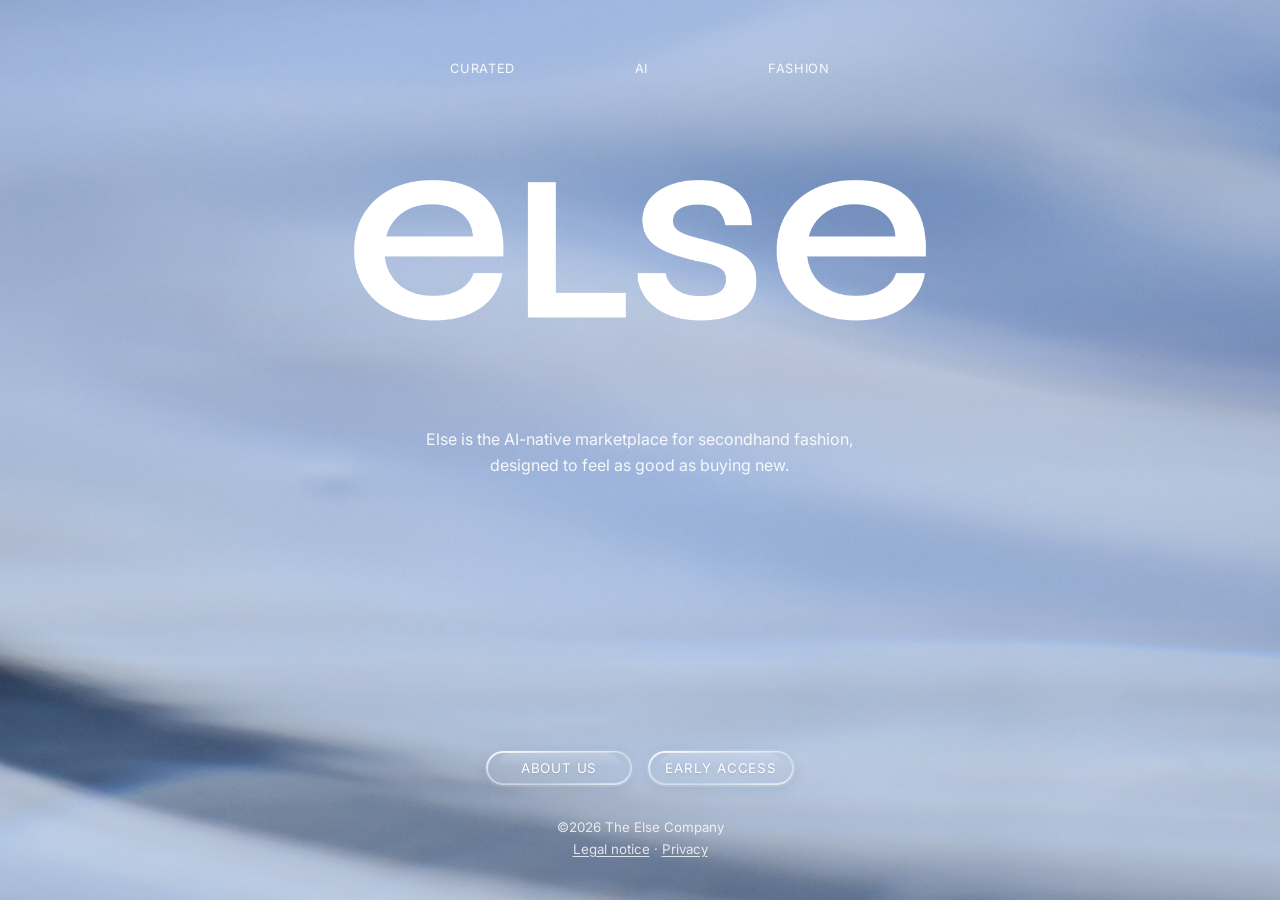
<file: index.html>
<!DOCTYPE html>
<html lang="en">
<head>
    <meta charset="UTF-8">
    <meta name="viewport" content="width=device-width, initial-scale=1.0, viewport-fit=cover">
    <title>The Else Company</title>
    <meta name="description" id="meta-description"
          content="The Else Company: curated secondhand fashion with a firsthand feeling. Coming soon.">
    <meta property="og:title" content="The Else Company">
    <meta property="og:description" content="Curated secondhand fashion with a firsthand feeling. Coming soon.">
    <meta property="og:image" content="https://else-secondhand.com/logo.png">
    <meta property="og:url" content="https://else-secondhand.com">
    <meta name="twitter:card" content="summary">
    <link rel="icon" href="version_1-blanco.png">
    <link rel="preconnect" href="https://fonts.googleapis.com">
    <link rel="preconnect" href="https://fonts.gstatic.com" crossorigin>
    <link href="https://fonts.googleapis.com/css2?family=Inter:wght@400&display=swap" rel="stylesheet">
    <style>
        /* Layout tokens. The mobile values (see the media query at the bottom) are measured
           from the mobile mockup at 393 px wide. */
        :root {
            --logo-h: clamp(96px, 33vw, 312px);   /* height of the logo image */
            --cat-font: 0.8rem;                   /* "Curated AI Fashion" size */
            --cat-lh: 1.2;
            --cat-gap: 18px;                      /* space between categories and logo */
            --cat-h: calc(var(--cat-font) * var(--cat-lh) + var(--cat-gap));
            --logo-shift: 0.35;                   /* Early access: how far the logo moves up (x logo height) */
            --logo-scale: 0.856;                  /* Early access: logo size */
            --panel-top: calc(var(--cat-h) + 0.334 * var(--logo-h) + 90px); /* Early access form position */
            --panel-w: 340px;
            --ease-out: cubic-bezier(0.22, 1, 0.36, 1);
        }

        /* Background (grain + tint + photo) lives on <html>, with no fixed-position layers:
           on iPhone, Safari paints a solid colour behind its bars whenever a fixed element
           touches the screen edges. Without one, the photo continues behind the bars. */
        html {
            min-height: 100%;
            overflow-x: hidden;
            background: url("data:image/svg+xml;utf8,<svg xmlns='http://www.w3.org/2000/svg' width='200' height='200'><filter id='n'><feTurbulence type='fractalNoise' baseFrequency='0.9' numOctaves='3' stitchTiles='stitch'/></filter><rect width='100%' height='100%' filter='url(%23n)' opacity='0.08'/></svg>"),
            linear-gradient(rgba(161, 192, 255, 0.15), rgba(161, 192, 255, 0.15)),
            url("fondo.jpg") center / cover no-repeat,
            #506893; /* = top edge of the photo; Safari shows this colour above the page */
        }

        body {
            position: relative;
            margin: 0;
            /* "Large" viewport height: the page also reaches under Safari's bottom toolbar,
               so the photo shows there instead of a band of colour */
            min-height: 100vh;
            min-height: 100lvh;
            overflow-x: hidden;
            font-family: "Inter", -apple-system, BlinkMacSystemFont, "Segoe UI", Roboto, Helvetica, Arial, sans-serif;
            font-weight: 400;
            display: flex;
            flex-direction: column;
            justify-content: space-between;
            align-items: center;
            color: #ffffff;
            text-align: center;
            padding: max(40px, env(safe-area-inset-top)) max(20px, env(safe-area-inset-right))
            max(40px, env(safe-area-inset-bottom)) max(20px, env(safe-area-inset-left));
            /* Keep the footer above the toolbar: add the space the toolbar covers */
            padding-bottom: calc(max(40px, env(safe-area-inset-bottom)) + 100lvh - 100svh);
            box-sizing: border-box;
        }

        /* No bold anywhere on the page */
        h1, h2, h3, b, strong, th, button {
            font-weight: 400;
        }

        /* Nothing inside changes height between views, so the block never jumps */
        .center-content {
            position: absolute;
            top: 30%;
            top: 30svh;
            left: 50%;
            transform: translate(-50%, -50%);
            display: flex;
            flex-direction: column;
            align-items: center;
        }

        .logo-stack {
            position: relative;
            display: grid;
            place-items: start center;
        }

        .logo-stack > div {
            grid-area: 1 / 1;
            transition: opacity 1.2s ease, filter 1.2s ease, transform 1.2s ease;
        }

        .logo-stack > div.is-hidden {
            opacity: 0;
            filter: blur(10px);
            transform: scale(0.96);
            pointer-events: none;
        }

        /* ---------- Home ---------- */

        .categories {
            display: flex;
            justify-content: center;
            gap: clamp(16px, 10vw, 120px);
            margin: 0;
            font-size: var(--cat-font);
            font-weight: 400;
            line-height: var(--cat-lh);
            letter-spacing: 0.05em;
            text-transform: uppercase;
            opacity: 0.9;
        }

        .categories-wrap {
            margin-bottom: var(--cat-gap);
        }

        .logo-text {
            margin: 0 0 15px 0;
            line-height: 0;
            text-shadow: 0 4px 30px rgba(0, 0, 0, 0.06);
            transform-origin: 50% 50%;
            transition: transform 1.1s var(--ease-out);
        }

        .logo-img {
            display: block;
            height: var(--logo-h);
            width: auto;
            margin: 0 auto;
        }

        #home-view .logo-img {
            animation: logo-reveal 4s var(--ease-out) both,
            logo-float 10s ease-in-out 3s infinite;
        }

        @keyframes logo-reveal {
            from {
                opacity: 0;
                filter: blur(24px);
                transform: scale(4);
            }
            to {
                opacity: 1;
                filter: blur(0);
                transform: scale(1);
            }
        }

        @keyframes logo-float {
            0%, 100% {
                transform: translateY(0);
            }
            50% {
                transform: translateY(-6px);
            }
        }

        .footer-text {
            margin: 0;
            font-size: 12pt;
            font-weight: 400;
            max-width: 450px;
            line-height: 1.6;
            opacity: 0.9;
        }

        .tagline-wrap {
            margin-top: 6px;
        }

        /* Elements that fade away (but keep their space) when switching views */
        .categories-wrap,
        .tagline-wrap {
            transition: opacity 0.8s ease 0.25s, filter 0.8s ease 0.25s, visibility 0s;
        }

        body.view-newsletter .categories-wrap,
        body.view-newsletter .tagline-wrap,
        body.view-about .tagline-wrap {
            opacity: 0;
            filter: blur(8px);
            visibility: hidden;
            transition: opacity 0.5s ease, filter 0.5s ease, visibility 0s linear 0.5s;
        }

        /* Early access: the logo glides up and gets a little smaller */
        body.view-newsletter .logo-text {
            transform: translateY(calc(var(--logo-shift) * var(--logo-h) * -1)) scale(var(--logo-scale));
        }

        /* ---------- About ---------- */

        /* Sits over the logo area; "Coming soon" lands on the same line as the categories */
        #about-view {
            position: absolute;
            top: 0;
            left: 50%;
            transform: translateX(-50%);
            width: min(560px, 90vw);
            margin: 0;
            display: flex;
            flex-direction: column;
            align-items: center;
            text-align: center;
        }

        #about-view .coming-soon {
            margin: 0 0 32px 0;
            font-size: 20pt;
            font-weight: 400;
            line-height: calc(var(--cat-font) * var(--cat-lh));
            letter-spacing: 0.08em;
            text-transform: uppercase;
        }

        .contact-info {
            width: 100%;
            font-size: 12pt;
            font-weight: 400;
            max-width: 520px;
            line-height: 1.6;
            opacity: 0.95;
            text-align: center;
        }

        .contact-info p {
            margin: 0 auto;
            text-align: center;
        }

        /* Underlined so it reads as a link */
        .contact-info p a {
            color: #ffffff;
            text-decoration: underline;
            text-underline-offset: 3px;
        }

        .contact-info p a:hover {
            opacity: 0.8;
        }

        .socials a {
            color: #ffffff;
            text-decoration: none;
        }

        .socials a:hover {
            text-decoration: underline;
            text-underline-offset: 3px;
        }

        .socials {
            margin-top: 28px;
            display: flex;
            justify-content: center;
            align-items: center;
            font-size: 12pt;
            font-weight: 400;
            letter-spacing: 0;
        }

        .socials a + a::before {
            content: "·";
            display: inline-block;
            margin: 0 14px;
            text-decoration: none;
        }

        /* ---------- Footer & buttons ---------- */

        .footer {
            display: flex;
            flex-direction: column;
            align-items: center;
            width: 100%;
            margin-top: auto;
        }

        .cta-row {
            position: relative;
            display: flex;
            flex-wrap: wrap;
            justify-content: center;
            align-items: center;
            gap: 12px;
            width: 100%;
        }

        /* Glass button: About us, Early access and both Back buttons */
        .glass-btn {
            position: relative;
            overflow: hidden;
            isolation: isolate;
            display: inline-flex;
            align-items: center;
            justify-content: center;
            box-sizing: border-box;
            width: 150px;
            height: 38px;
            margin: 0;
            padding: 0 12px;
            border-radius: 999px;
            border: 2px solid transparent;
            background: transparent;
            -webkit-backdrop-filter: blur(20px);
            backdrop-filter: blur(20px);
            box-shadow:
                    inset 0 1px 1px rgba(255, 255, 255, 0.5),
                    inset 0 -1px 1px rgba(255, 255, 255, 0.3),
                    0 4px 12px rgba(31, 45, 80, 0.08);
            color: #ffffff;
            font-family: inherit;
            font-size: 10pt;
            font-weight: 400;
            letter-spacing: 0.06em;
            line-height: 1;
            text-transform: uppercase;
            text-shadow: 0 1px 2px rgba(0, 0, 0, 0.12);
            white-space: nowrap;
            cursor: pointer;
            transition: transform 0.2s ease, box-shadow 0.2s ease;
        }

        /* Gradient rim */
        .glass-btn::before {
            content: "";
            position: absolute;
            inset: 0;
            border-radius: inherit;
            padding: 2px;
            background: linear-gradient(
                    160deg,
                    rgba(255, 255, 255, 0.95) 0%,
                    rgba(255, 255, 255, 0.4) 35%,
                    rgba(255, 255, 255, 0.2) 60%,
                    rgba(255, 255, 255, 0.6) 100%
            );
            -webkit-mask: linear-gradient(#000 0 0) content-box, linear-gradient(#000 0 0);
            -webkit-mask-composite: xor;
            mask-composite: exclude;
            pointer-events: none;
            z-index: -1;
        }

        /* Soft top sheen */
        .glass-btn::after {
            content: "";
            position: absolute;
            top: 1px;
            left: 6%;
            width: 88%;
            height: 55%;
            border-radius: 999px 999px 50% 50%;
            background: linear-gradient(180deg, rgba(255, 255, 255, 0.22), rgba(255, 255, 255, 0) 80%);
            filter: blur(1px);
            pointer-events: none;
            z-index: -1;
            transition: background 0.2s ease;
        }

        /* Hover: parallel shadow #38547F at 80% */
        .glass-btn:hover {
            box-shadow:
                    inset 0 1px 1px rgba(255, 255, 255, 0.8),
                    inset 0 -1px 2px rgba(255, 255, 255, 0.3),
                    0 10px 28px rgba(56, 84, 127, 0.8);
        }

        .glass-btn:hover::after {
            background: linear-gradient(180deg, rgba(255, 255, 255, 0.5), rgba(255, 255, 255, 0.05));
        }

        .glass-btn:focus-visible {
            outline: 2px solid rgba(255, 255, 255, 0.8);
            outline-offset: 3px;
        }

        .legal {
            margin-top: 30px;
            font-size: 10pt;
            font-weight: 400;
            line-height: 1.6;
            opacity: 0.8;
        }

        /* Underlined so they read as links */
        .legal a {
            color: #ffffff;
            text-decoration: underline;
            text-underline-offset: 2px;
        }

        .legal a:hover {
            opacity: 0.8;
        }

        /* ---------- Early access ---------- */

        /* Form under the logo; fades in once the logo has moved up */
        .newsletter-panel {
            position: absolute;
            top: var(--panel-top);
            left: 50%;
            width: min(var(--panel-w), 85vw);
            opacity: 0;
            visibility: hidden;
            transform: translate(-50%, 14px);
            filter: blur(6px);
            transition: opacity 0.4s ease, transform 0.4s ease, filter 0.4s ease, visibility 0s linear 0.4s;
        }

        body.view-newsletter .newsletter-panel {
            opacity: 1;
            visibility: visible;
            transform: translate(-50%, 0);
            filter: blur(0);
            transition: opacity 0.9s ease 0.45s, transform 0.9s var(--ease-out) 0.45s,
            filter 0.9s ease 0.45s, visibility 0s;
        }

        .newsletter-form {
            display: flex;
            flex-direction: column;
            gap: 14px;
        }

        .newsletter-row {
            display: flex;
            gap: 6px;
        }

        .newsletter-row input[type="email"] {
            flex: 1;
            min-width: 0;
            box-sizing: border-box;
            font-family: inherit;
            font-size: 8pt;
            font-weight: 400;
            color: #ffffff;
            background: rgba(255, 255, 255, 0.12);
            border: 1px solid rgba(255, 255, 255, 0.75);
            border-radius: 999px;
            padding: 10px 16px;
            outline: none;
            box-shadow: inset 0 1px 1px rgba(255, 255, 255, 0.35);
            transition: background 0.2s ease, border-color 0.2s ease;
        }

        .newsletter-row input[type="email"]:focus {
            background: rgba(255, 255, 255, 0.2);
            border-color: #ffffff;
        }

        .newsletter-row input[type="email"]::placeholder {
            color: rgba(255, 255, 255, 0.75);
        }

        .newsletter-submit {
            font-family: inherit;
            font-size: 8pt;
            font-weight: 400;
            letter-spacing: 0.05em;
            text-transform: uppercase;
            color: #ffffff;
            background: #a1c0ff;
            border: none;
            border-radius: 999px;
            padding: 10px 18px;
            cursor: pointer;
            display: inline-flex;
            align-items: center;
            justify-content: center;
            gap: 6px;
            min-width: 112px;
            transition: background 0.2s ease, transform 0.2s ease;
        }

        .newsletter-submit:hover {
            background: #8fb2fb;
        }

        .spinner {
            width: 10px;
            height: 10px;
            border: 2px solid rgba(255, 255, 255, 0.4);
            border-top-color: #ffffff;
            border-radius: 50%;
            animation: spin 0.7s linear infinite;
        }

        @keyframes spin {
            to {
                transform: rotate(360deg);
            }
        }

        .consent {
            display: flex;
            align-items: flex-start;
            gap: 6px;
            padding: 0 8px;
            text-align: left;
            font-size: 8pt;
            line-height: 1.35;
            cursor: pointer;
        }

        .consent input {
            flex-shrink: 0;
            margin: 2px 0 0 0;
            accent-color: #a1c0ff;
        }

        .newsletter-status {
            margin: 0;
            padding: 0 8px;
            text-align: left;
            font-size: 8pt;
            min-height: 1em;
        }

        /* Legal note sits just above the Back button */
        .newsletter-legal {
            position: absolute;
            left: 0;
            right: 0;
            bottom: calc(100% + 34px);
            width: min(380px, 85vw);
            margin: 0 auto;
            font-size: 8pt;
            line-height: 1.4;
            opacity: 0.85;
        }

        .newsletter-legal a {
            color: #ffffff;
        }

        .newsletter-success {
            display: flex;
            flex-direction: column;
            align-items: center;
            gap: 6px;
            animation: fade-up 0.8s ease-out both;
        }

        .success-icon {
            width: 40px;
            height: 40px;
            color: #ffffff;
        }

        .success-title {
            margin: 4px 0 0 0;
            font-size: 1.1rem;
            font-weight: 400;
        }

        .success-text {
            margin: 0;
            font-size: 0.85rem;
            line-height: 1.5;
            overflow-wrap: anywhere;
            opacity: 0.9;
        }

        .honeypot {
            position: absolute;
            left: -9999px;
            width: 1px;
            height: 1px;
            overflow: hidden;
        }

        .visually-hidden {
            position: absolute;
            width: 1px;
            height: 1px;
            overflow: hidden;
            clip: rect(0 0 0 0);
            white-space: nowrap;
        }

        /* ---------- Entrance cascade ---------- */

        .reveal {
            animation: fade-up 1.2s ease-out both;
            animation-delay: var(--delay, 0s);
        }

        .d1 {
            --delay: 1.8s;
        }

        .d2 {
            --delay: 2.2s;
        }

        .d3 {
            --delay: 2.5s;
        }

        .d4 {
            --delay: 2.8s;
        }

        body.is-replay .d1 {
            --delay: 0s;
        }

        body.is-replay .d2 {
            --delay: 0.3s;
        }

        body.is-replay .d3 {
            --delay: 0.6s;
        }

        body.is-replay .d4 {
            --delay: 0.9s;
        }

        [hidden] {
            display: none !important;
        }

        @keyframes fade-up {
            from {
                opacity: 0;
                transform: translateY(12px);
            }
            to {
                transform: none;
            }
        }

        @media (prefers-reduced-motion: reduce) {
            #home-view .logo-img,
            .reveal,
            .newsletter-success {
                animation: none;
            }

            .logo-text,
            .categories-wrap,
            .tagline-wrap,
            .newsletter-panel,
            .logo-stack > div {
                transition: none !important;
            }
        }

        /* ---------- Mobile (measured from the mockup) ---------- */
        @media (max-width: 600px) {
            :root {
                --logo-h: 46vw;
                --cat-font: 0.7rem;
                --cat-gap: 16px;
                --logo-shift: 0.78;
                --panel-top: calc(var(--cat-h) + 0.429 * var(--logo-h));
                --panel-w: 320px;
            }

            body {
                padding: max(24px, env(safe-area-inset-top)) 16px calc(36px + env(safe-area-inset-bottom));
                padding-bottom: calc(36px + env(safe-area-inset-bottom) + 100lvh - 100svh);
            }

            /* Anchored by its top edge so every view lines up exactly */
            .center-content {
                top: 23%;
                top: 23svh;
                transform: translateX(-50%);
            }

            .categories {
                gap: 72px;
            }

            .logo-text {
                margin: 0;
            }

            .tagline-wrap {
                margin-top: 12px;
            }

            .footer-text,
            .contact-info {
                line-height: 1.35;
                max-width: 330px;
            }

            #about-view .coming-soon {
                letter-spacing: 0.08em;
                margin-bottom: 36px;
            }

            .socials {
                margin-top: 24px;
            }

            .socials a + a::before {
                margin: 0 12px;
            }

            .cta-row {
                gap: 27px;
            }

            .glass-btn {
                width: auto;
                height: 34px;
                padding: 0 20px;
            }

            .about-back,
            .newsletter-back {
                width: 124px;
            }

            .legal {
                margin-top: 40px;
            }

            .newsletter-form {
                gap: 17px;
            }

            .newsletter-row {
                gap: 4px;
            }

            .newsletter-row input[type="email"] {
                height: 30px;
                padding: 0 12px;
            }

            .newsletter-submit {
                height: 30px;
                min-width: 84px;
                padding: 0 10px;
            }

            .spinner {
                width: 7px;
                height: 7px;
                border-width: 1.5px;
            }

            .consent {
                padding: 0 6px;
                gap: 5px;
            }

            .consent input {
                width: 10px;
                height: 10px;
                margin-top: 2px;
            }

            .newsletter-status {
                padding: 0 6px;
            }

            .newsletter-legal {
                width: min(320px, 88vw);
                line-height: 1.35;
            }

            .success-icon {
                width: 30px;
                height: 30px;
            }

            .success-title {
                font-size: 0.9rem;
            }

            .success-text {
                font-size: 0.7rem;
            }
        }

        /* iPhone / iPad Safari only: the large viewport stops short of the home-indicator strip,
           so the page is made 100px taller to carry the photo all the way to the bottom edge.
           The footer keeps its position because the extra space is added to the bottom padding. */
        @supports (-webkit-touch-callout: none) {
            body {
                min-height: calc(100lvh + 100px);
                padding-bottom: calc(max(40px, env(safe-area-inset-bottom)) + 100lvh - 100svh + 100px);
            }

            @media (max-width: 600px) {
                body {
                    padding-bottom: calc(36px + env(safe-area-inset-bottom) + 100lvh - 100svh + 100px);
                }
            }
        }
    </style>
</head>
<body>

<div class="center-content">
    <div class="logo-stack">
        <div id="home-view">
            <div class="categories-wrap">
                <div class="categories reveal d1">
                    <span>Curated</span>
                    <span>AI</span>
                    <span>Fashion</span>
                </div>
            </div>
            <h1 class="logo-text"><img src="version_1-blanco.png" alt="ELSE" class="logo-img"></h1>
        </div>

        <div id="about-view" class="is-hidden" inert>
            <p class="coming-soon reveal d1" data-i18n="comingSoon">Coming soon</p>

            <div class="contact-info reveal d2" id="contact-info">
                <p data-i18n-html="contactIntro">
                    Reach out to ${ELSE_LINK} for general and press inquiries,
                    and follow us along at the links below.
                </p>

                <div class="socials">
                    <a href="https://www.tiktok.com/@the.else.company?_r=1&_t=ZP-9AlocrACvTK">TikTok</a>
                    <a href="https://www.instagram.com/accounts/login/?next=https%3A%2F%2Fwww.instagram.com%2Felse.company%3Fvrfl%3DMTg4cHRodXlkbzNmZg%253D%253D%26utm_source%3Dqr&is_from_rle">Instagram</a>
                    <a href="https://www.linkedin.com/company/elsecompany/?viewAsMember=true">LinkedIn</a>
                </div>
            </div>
        </div>
    </div>

    <div class="tagline-wrap">
        <div class="footer-text reveal d2" data-i18n="tagline">
            Else is the AI-native marketplace for secondhand fashion, designed to feel as good as buying new.
        </div>
    </div>

    <div class="newsletter-panel" id="newsletter-panel" inert>
        <form class="newsletter-form" id="newsletter-form" novalidate>
            <div class="newsletter-row">
                <label for="newsletter-email" class="visually-hidden" data-i18n="emailLabel">Email address</label>
                <input type="email" id="newsletter-email" name="email" data-i18n-placeholder="emailPlaceholder"
                       placeholder="email" autocomplete="email" required>
                <button type="submit" class="newsletter-submit" id="newsletter-submit">
                    <span class="spinner" id="newsletter-spinner" aria-hidden="true" hidden></span>
                    <span id="newsletter-submit-label">Subscribe</span>
                </button>
            </div>

            <label class="consent">
                <input type="checkbox" id="newsletter-consent" name="consent" value="yes" required>
                <span id="consent-text" data-i18n="consent">
                    I'm 16 or older and I agree to receive emails from The Else Company
                    about our launch, news and offers. I can unsubscribe at any time.
                </span>
            </label>

            <div class="honeypot" aria-hidden="true">
                <label for="newsletter-website">Leave this field empty</label>
                <input type="text" id="newsletter-website" name="website" tabindex="-1" autocomplete="off">
            </div>

            <p class="newsletter-status" id="newsletter-status" role="status" aria-live="polite"></p>
        </form>

        <div class="newsletter-success" id="newsletter-success" role="status" aria-live="polite" hidden>
            <svg class="success-icon" viewBox="0 0 48 48" aria-hidden="true">
                <circle cx="24" cy="24" r="22" fill="none" stroke="currentColor" stroke-width="2"/>
                <path d="M15 24.5l6 6 12-13" fill="none" stroke="currentColor" stroke-width="2.5"
                      stroke-linecap="round" stroke-linejoin="round"/>
            </svg>
            <p class="success-title" id="success-title"></p>
            <p class="success-text" id="success-text"></p>
        </div>
    </div>
</div>

<div class="footer">
    <div class="cta-row">
        <p class="newsletter-legal reveal d2" id="newsletter-legal" data-i18n-html="newsletterLegal" hidden>
            We'll use your email only to send you these updates, based on your consent, and we never sell it.
            Every email includes an unsubscribe link. See our <a href="privacy.html">Privacy policy</a>
            to learn how to access or delete your data.
        </p>

        <button class="glass-btn about-btn reveal d3" id="about-btn" type="button" data-i18n="about">About us</button>
        <button class="glass-btn newsletter-btn reveal d4" id="newsletter-btn" type="button"
                aria-expanded="false" aria-controls="newsletter-panel" data-i18n="earlyAccess">Early access
        </button>

        <button class="glass-btn about-back reveal d3" id="back-btn" type="button" data-i18n="back" hidden>Back</button>
        <button class="glass-btn newsletter-back reveal d3" id="newsletter-back" type="button" data-i18n="back" hidden>
            Back
        </button>
    </div>

    <div class="legal">
        <div class="legal-line">©2026 The Else Company</div>
        <div class="legal-line legal-links">
            <a href="legal.html" data-i18n="legalNotice">Legal notice</a> ·
            <a href="privacy.html" data-i18n="privacyShort" data-i18n-href="privacyUrl">Privacy</a>
        </div>
        <!-- Language switcher (disabled). To re-enable: uncomment the line below and the JS blocks marked "Language switcher" -->
        <!-- <nav class="lang-switch" id="lang-switch" aria-label="Language"></nav> -->
    </div>
</div>

<script>
    const ELSE_LINK = '<a href="mailto:else@elsecompany.com">else@elsecompany.com</a>';

    const LANGUAGE_NAMES = {
        en: 'English',
        es: 'Español',
        fr: 'Français',
        de: 'Deutsch',
        it: 'Italiano',
        pt: 'Português',
    };

    const TRANSLATIONS = {
        en: {
            metaDescription: 'The Else Company: curated secondhand fashion with a firsthand feeling. Coming soon.',
            tagline: 'Else is the AI-native marketplace for secondhand fashion, designed to feel as good as buying new.',
            about: 'About us',
            comingSoon: 'Coming soon',
            contactIntro: `Reach out to ${ELSE_LINK} for general and press inquiries, and follow us along at the links below.`,
            back: 'Back',
            earlyAccess: 'Early access',
            emailLabel: 'Email address',
            emailPlaceholder: 'email',
            subscribe: 'Subscribe',
            subscribing: 'Sending…',
            consent: "I'm 16 or older and I agree to receive emails from The Else Company about our launch, news and offers. I can unsubscribe at any time.",
            newsletterLegal: 'We\'ll use your email only to send you these updates, based on your consent, and we never sell it. Every email includes an unsubscribe link. See our <a href="privacy.html">Privacy policy</a> to learn how to access or delete your data.',
            invalidEmail: 'Please enter a valid email address.',
            consentRequired: 'Please tick the box to agree to get early access.',
            signupsSoon: 'Signups open very soon. Thanks for your interest!',
            signupError: 'Something went wrong. Please try again later.',
            alreadyTitle: "You're already subscribed",
            alreadyText: email => `${email} is already on our list. We'll let you know when Else launches.`,
            successTitle: "You're subscribed!",
            successText: email => `Thanks for joining. We'll email you at ${email} when Else launches.`,
            legalNotice: 'Legal notice',
            privacyUrl: 'privacy.html',
            privacyPolicy: 'Privacy policy',
            privacyShort: 'Privacy',
            languageLabel: 'Language',
        },
        es: {
            metaDescription: 'The Else Company: moda de segunda mano seleccionada, con la sensación de estrenar. Próximamente.',
            tagline: 'Else es el marketplace de moda de segunda mano nativo de IA, pensado para que comprar sea tan especial como estrenar.',
            about: 'Sobre nosotros',
            comingSoon: 'Próximamente',
            contactIntro: `Escribe a ${ELSE_LINK} para consultas generales y de prensa, y síguenos en los enlaces de abajo.`,
            back: 'Volver',
            earlyAccess: 'Acceso anticipado',
            emailLabel: 'Correo electrónico',
            emailPlaceholder: 'email',
            subscribe: 'Apuntarme',
            subscribing: 'Enviando…',
            consent: 'Tengo 16 años o más y acepto recibir emails de The Else Company sobre el lanzamiento, novedades y ofertas. Puedo darme de baja cuando quiera.',
            newsletterLegal: 'Solo usaremos tu email para enviarte estas novedades, con tu consentimiento, y nunca lo venderemos. Todos los emails incluyen un enlace para darte de baja. Consulta nuestra <a href="privacy-es.html">Política de privacidad</a> para saber cómo acceder a tus datos o eliminarlos.',
            invalidEmail: 'Introduce un email válido.',
            consentRequired: 'Marca la casilla para aceptar y obtener acceso anticipado.',
            signupsSoon: 'Las inscripciones abren muy pronto. ¡Gracias por tu interés!',
            signupError: 'Algo ha fallado. Inténtalo de nuevo más tarde.',
            alreadyTitle: 'Ya estabas en la lista',
            alreadyText: email => `${email} ya está en nuestra lista. Te avisaremos cuando Else se lance.`,
            successTitle: '¡Ya estás dentro!',
            successText: email => `Gracias por unirte. Te escribiremos a ${email} cuando lancemos Else.`,
            legalNotice: 'Aviso legal',
            privacyUrl: 'privacy-es.html',
            privacyPolicy: 'Política de privacidad',
            privacyShort: 'Privacidad',
            languageLabel: 'Idioma',
        },
        fr: {
            metaDescription: 'The Else Company : la mode de seconde main sélectionnée, avec la sensation du neuf. Bientôt disponible.',
            tagline: "Else est la marketplace de mode de seconde main native IA, pensée pour offrir le même plaisir qu'un achat neuf.",
            about: 'À propos',
            comingSoon: 'Bientôt disponible',
            contactIntro: `Écrivez à ${ELSE_LINK} pour toute demande générale ou presse, et suivez-nous via les liens ci-dessous.`,
            back: 'Retour',
            earlyAccess: 'Accès anticipé',
            emailLabel: 'Adresse e-mail',
            emailPlaceholder: 'e-mail',
            subscribe: "S'inscrire",
            subscribing: 'Envoi…',
            consent: "J'ai 16 ans ou plus et j'accepte de recevoir des e-mails de The Else Company sur notre lancement, nos actualités et nos offres. Je peux me désinscrire à tout moment.",
            newsletterLegal: 'Nous utiliserons votre e-mail uniquement pour vous envoyer ces informations, sur la base de votre consentement, et nous ne le vendrons jamais. Chaque e-mail contient un lien de désinscription. Consultez notre <a href="privacy-fr.html">Politique de confidentialité</a> pour savoir comment accéder à vos données ou les supprimer.',
            invalidEmail: 'Veuillez saisir une adresse e-mail valide.',
            consentRequired: "Veuillez cocher la case pour obtenir l'accès anticipé.",
            signupsSoon: 'Les inscriptions ouvrent très bientôt. Merci de votre intérêt !',
            signupError: "Une erreur s'est produite. Veuillez réessayer plus tard.",
            alreadyTitle: 'Vous êtes déjà sur la liste',
            alreadyText: email => `${email} est déjà sur notre liste. Nous vous préviendrons au lancement d'Else.`,
            successTitle: 'Inscription confirmée !',
            successText: email => `Merci de nous avoir rejoints. Nous vous écrirons à ${email} au lancement d'Else.`,
            legalNotice: 'Mentions légales',
            privacyUrl: 'privacy-fr.html',
            privacyPolicy: 'Politique de confidentialité',
            privacyShort: 'Confidentialité',
            languageLabel: 'Langue',
        },
        de: {
            metaDescription: 'The Else Company: kuratierte Secondhand-Mode, die sich wie neu anfühlt. Demnächst.',
            tagline: 'Else ist der KI-native Marktplatz für Secondhand-Mode, der sich so gut anfühlt wie ein Neukauf.',
            about: 'Über uns',
            comingSoon: 'Demnächst',
            contactIntro: `Schreib an ${ELSE_LINK} für allgemeine Anfragen und Presseanfragen und folge uns über die Links unten.`,
            back: 'Zurück',
            earlyAccess: 'Früher Zugang',
            emailLabel: 'E-Mail-Adresse',
            emailPlaceholder: 'E-Mail',
            subscribe: 'Anmelden',
            subscribing: 'Senden…',
            consent: 'Ich bin mindestens 16 Jahre alt und möchte E-Mails von The Else Company zu unserem Launch, Neuigkeiten und Angeboten erhalten. Ich kann mich jederzeit abmelden.',
            newsletterLegal: 'Wir verwenden deine E-Mail-Adresse nur, um dir diese Updates auf Grundlage deiner Einwilligung zu senden, und verkaufen sie niemals. Jede E-Mail enthält einen Abmeldelink. In unserer <a href="privacy-de.html">Datenschutzerklärung</a> erfährst du, wie du deine Daten einsehen oder löschen kannst.',
            invalidEmail: 'Bitte gib eine gültige E-Mail-Adresse ein.',
            consentRequired: 'Bitte setze das Häkchen, um frühen Zugang zu erhalten.',
            signupsSoon: 'Die Anmeldung öffnet in Kürze. Danke für dein Interesse!',
            signupError: 'Etwas ist schiefgelaufen. Bitte versuche es später erneut.',
            alreadyTitle: 'Du bist schon dabei',
            alreadyText: email => `${email} steht bereits auf unserer Liste. Wir melden uns, sobald Else startet.`,
            successTitle: 'Du bist dabei!',
            successText: email => `Danke fürs Mitmachen. Wir schreiben dir an ${email}, sobald Else startet.`,
            legalNotice: 'Impressum',
            privacyUrl: 'privacy-de.html',
            privacyPolicy: 'Datenschutz',
            privacyShort: 'Datenschutz',
            languageLabel: 'Sprache',
        },
        it: {
            metaDescription: 'The Else Company: moda second hand selezionata, con la sensazione del nuovo. Prossimamente.',
            tagline: 'Else è il marketplace di moda second hand nativo AI, pensato per regalare la stessa sensazione di un acquisto nuovo.',
            about: 'Chi siamo',
            comingSoon: 'Prossimamente',
            contactIntro: `Scrivi a ${ELSE_LINK} per informazioni generali e richieste stampa, e seguici tramite i link qui sotto.`,
            back: 'Indietro',
            earlyAccess: 'Accesso anticipato',
            emailLabel: 'Indirizzo email',
            emailPlaceholder: 'email',
            subscribe: 'Iscriviti',
            subscribing: 'Invio…',
            consent: "Ho almeno 16 anni e accetto di ricevere email da The Else Company su lancio, novità e offerte. Posso annullare l'iscrizione in qualsiasi momento.",
            newsletterLegal: 'Useremo la tua email solo per inviarti questi aggiornamenti, sulla base del tuo consenso, e non la venderemo mai. Ogni email include un link per annullare l\'iscrizione. Consulta la nostra <a href="privacy-it.html">Informativa sulla privacy</a> per sapere come accedere ai tuoi dati o cancellarli.',
            invalidEmail: 'Inserisci un indirizzo email valido.',
            consentRequired: "Spunta la casella per ottenere l'accesso anticipato.",
            signupsSoon: "Le iscrizioni apriranno a breve. Grazie per l'interesse!",
            signupError: 'Qualcosa è andato storto. Riprova più tardi.',
            alreadyTitle: 'Sei già nella lista',
            alreadyText: email => `${email} è già nella nostra lista. Ti avviseremo al lancio di Else.`,
            successTitle: 'Iscrizione completata!',
            successText: email => `Grazie per l'iscrizione. Ti scriveremo a ${email} al lancio di Else.`,
            legalNotice: 'Note legali',
            privacyUrl: 'privacy-it.html',
            privacyPolicy: 'Informativa sulla privacy',
            privacyShort: 'Privacy',
            languageLabel: 'Lingua',
        },
        pt: {
            metaDescription: 'The Else Company: moda de segunda mão selecionada, com sensação de novo. Em breve.',
            tagline: 'A Else é o marketplace de moda de segunda mão nativo de IA, pensado para ser tão bom quanto comprar novo.',
            about: 'Sobre nós',
            comingSoon: 'Em breve',
            contactIntro: `Escreva para ${ELSE_LINK} para dúvidas gerais e de imprensa, e siga-nos nos links abaixo.`,
            back: 'Voltar',
            earlyAccess: 'Acesso antecipado',
            emailLabel: 'Endereço de e-mail',
            emailPlaceholder: 'e-mail',
            subscribe: 'Inscrever-me',
            subscribing: 'Enviando…',
            consent: 'Tenho 16 anos ou mais e aceito receber e-mails da The Else Company sobre o lançamento, novidades e ofertas. Posso cancelar a inscrição a qualquer momento.',
            newsletterLegal: 'Usaremos seu e-mail apenas para enviar essas novidades, com base no seu consentimento, e nunca o venderemos. Todos os e-mails incluem um link para cancelar a inscrição. Consulte nossa <a href="privacy-pt.html">Política de privacidade</a> para saber como acessar ou excluir seus dados.',
            invalidEmail: 'Digite um e-mail válido.',
            consentRequired: 'Marque a caixa para obter acesso antecipado.',
            signupsSoon: 'As inscrições abrem em breve. Obrigado pelo interesse!',
            signupError: 'Algo deu errado. Tente novamente mais tarde.',
            alreadyTitle: 'Você já está na lista',
            alreadyText: email => `${email} já está na nossa lista. Avisaremos quando a Else for lançada.`,
            successTitle: 'Inscrição feita!',
            successText: email => `Obrigado por se juntar. Vamos escrever para ${email} quando a Else for lançada.`,
            legalNotice: 'Aviso legal',
            privacyUrl: 'privacy-pt.html',
            privacyPolicy: 'Política de privacidade',
            privacyShort: 'Privacidade',
            languageLabel: 'Idioma',
        },
    };

    const DEFAULT_LANGUAGE = 'en';
    const LANGUAGE_STORAGE_KEY = 'else-language';

    const TIMEZONE_LANGUAGES = {
        'Europe/Madrid': 'es', 'Atlantic/Canary': 'es', 'Africa/Ceuta': 'es',
        'America/Mexico_City': 'es', 'America/Bogota': 'es', 'America/Lima': 'es',
        'America/Santiago': 'es', 'America/Caracas': 'es', 'America/Montevideo': 'es',
        'America/Guatemala': 'es', 'America/Costa_Rica': 'es', 'America/Panama': 'es',
        'America/Guayaquil': 'es', 'America/La_Paz': 'es', 'America/Asuncion': 'es',
        'America/Santo_Domingo': 'es', 'America/El_Salvador': 'es', 'America/Tegucigalpa': 'es',
        'America/Managua': 'es', 'America/Havana': 'es',
        'Europe/Paris': 'fr', 'Europe/Monaco': 'fr', 'Europe/Luxembourg': 'fr',
        'Europe/Berlin': 'de', 'Europe/Vienna': 'de', 'Europe/Zurich': 'de', 'Europe/Busingen': 'de',
        'Europe/Rome': 'it', 'Europe/San_Marino': 'it', 'Europe/Vatican': 'it',
        'Europe/Lisbon': 'pt', 'Atlantic/Madeira': 'pt', 'Atlantic/Azores': 'pt',
        'America/Sao_Paulo': 'pt', 'America/Bahia': 'pt', 'America/Fortaleza': 'pt',
        'America/Recife': 'pt', 'America/Manaus': 'pt', 'America/Belem': 'pt',
    };

    function readSavedLanguage() {
        try {
            return localStorage.getItem(LANGUAGE_STORAGE_KEY);
        } catch {
            return null;
        }
    }

    function saveLanguage(lang) {
        try {
            localStorage.setItem(LANGUAGE_STORAGE_KEY, lang);
        } catch {
        }
    }

    function detectLanguage() {
        const fromUrl = new URLSearchParams(location.search).get('lang');
        if (fromUrl && TRANSLATIONS[fromUrl]) return fromUrl;
        const saved = readSavedLanguage();
        if (saved && TRANSLATIONS[saved]) return saved;
        for (const tag of navigator.languages || [navigator.language]) {
            const base = (tag || '').toLowerCase().split('-')[0];
            if (TRANSLATIONS[base]) return base;
        }
        let timezone = '';
        try {
            timezone = Intl.DateTimeFormat().resolvedOptions().timeZone || '';
        } catch {
        }
        if (TIMEZONE_LANGUAGES[timezone]) return TIMEZONE_LANGUAGES[timezone];
        if (timezone.startsWith('America/Argentina/')) return 'es';
        return DEFAULT_LANGUAGE;
    }

    let currentLanguage = detectLanguage();

    function t(key) {
        return TRANSLATIONS[currentLanguage][key] ?? TRANSLATIONS[DEFAULT_LANGUAGE][key];
    }

    let lastSignup = null;

    function applyLanguage(lang) {
        currentLanguage = lang;
        document.documentElement.lang = lang;
        document.getElementById('meta-description').setAttribute('content', t('metaDescription'));

        document.querySelectorAll('[data-i18n]').forEach(el => {
            el.textContent = t(el.dataset.i18n);
        });
        document.querySelectorAll('[data-i18n-html]').forEach(el => {
            el.innerHTML = t(el.dataset.i18nHtml);
        });
        document.querySelectorAll('[data-i18n-placeholder]').forEach(el => {
            el.placeholder = t(el.dataset.i18nPlaceholder);
        });
        document.querySelectorAll('[data-i18n-href]').forEach(el => {
            el.setAttribute('href', t(el.dataset.i18nHref));
        });

        newsletterSubmitLabel.textContent = isSending ? t('subscribing') : t('subscribe');
        newsletterStatus.textContent = '';
        if (lastSignup) renderSignupSuccess();

        // Language switcher
        if (languageSwitch) {
            languageSwitch.setAttribute('aria-label', t('languageLabel'));
            languageSwitch.querySelectorAll('button').forEach(button => {
                button.setAttribute('aria-pressed', String(button.dataset.lang === lang));
            });
        }
    }

    // Language switcher
    const languageSwitch = document.getElementById('lang-switch');
    if (languageSwitch) {
        Object.keys(TRANSLATIONS).forEach(lang => {
            const button = document.createElement('button');
            button.type = 'button';
            button.dataset.lang = lang;
            button.lang = lang;
            button.textContent = lang.toUpperCase();
            button.title = LANGUAGE_NAMES[lang];
            button.setAttribute('aria-label', LANGUAGE_NAMES[lang]);
            button.addEventListener('click', () => {
                saveLanguage(lang);
                applyLanguage(lang);
            });
            languageSwitch.appendChild(button);
        });
    }

    const aboutButton = document.getElementById('about-btn');
    const backButton = document.getElementById('back-btn');
    const homeView = document.getElementById('home-view');
    const aboutView = document.getElementById('about-view');
    const footerText = document.querySelector('.footer-text');
    const newsletterButton = document.getElementById('newsletter-btn');
    const newsletterBack = document.getElementById('newsletter-back');
    const newsletterPanel = document.getElementById('newsletter-panel');
    const newsletterLegal = document.getElementById('newsletter-legal');
    const newsletterForm = document.getElementById('newsletter-form');
    const newsletterEmail = document.getElementById('newsletter-email');
    const newsletterConsent = document.getElementById('newsletter-consent');
    const newsletterSubmit = document.getElementById('newsletter-submit');
    const newsletterSpinner = document.getElementById('newsletter-spinner');
    const newsletterSubmitLabel = document.getElementById('newsletter-submit-label');
    const newsletterStatus = document.getElementById('newsletter-status');
    const honeypot = document.getElementById('newsletter-website');
    const newsletterSuccess = document.getElementById('newsletter-success');
    const successTitle = document.getElementById('success-title');
    const successText = document.getElementById('success-text');
    let isSending = false;

    function setSending(sending) {
        isSending = sending;
        newsletterSubmit.disabled = sending;
        newsletterSubmit.classList.toggle('is-loading', sending);
        newsletterSubmit.setAttribute('aria-busy', String(sending));
        newsletterSpinner.hidden = !sending;
        newsletterSubmitLabel.textContent = sending ? t('subscribing') : t('subscribe');
        newsletterForm.classList.toggle('is-sending', sending);
        newsletterEmail.readOnly = sending;
        newsletterConsent.disabled = sending;
        newsletterBack.disabled = sending;
    }

    function showSignupSuccess(email, alreadySubscribed) {
        newsletterForm.reset();
        newsletterForm.hidden = true;
        lastSignup = {email, alreadySubscribed};
        renderSignupSuccess();
        newsletterSuccess.hidden = false;
        newsletterBack.focus();
    }

    function renderSignupSuccess() {
        const {email, alreadySubscribed} = lastSignup;
        if (alreadySubscribed) {
            successTitle.textContent = t('alreadyTitle');
            successText.textContent = t('alreadyText')(email);
        } else {
            successTitle.textContent = t('successTitle');
            successText.textContent = t('successText')(email);
        }
    }

    const NEWSLETTER_ENDPOINT = 'https://script.google.com/macros/s/AKfycbzZ4DXSE1MHEBm0YE2ja69Lr7MSzBOmjRJs6lUyJSHpe6pwrZc6FRbVRC4Y0FPeDphN/exec';

    function detectOs(ua) {
        if (/iPhone|iPad|iPod/.test(ua)) return 'iOS';
        if (/Android/.test(ua)) return 'Android';
        if (/CrOS/.test(ua)) return 'ChromeOS';
        if (/Mac OS X|Macintosh/.test(ua)) return 'macOS';
        if (/Windows/.test(ua)) return 'Windows';
        if (/Linux/.test(ua)) return 'Linux';
        return 'Other';
    }

    function detectBrowser(ua) {
        if (/Instagram/.test(ua)) return 'Instagram app';
        if (/musical_ly|TikTok|BytedanceWebview/.test(ua)) return 'TikTok app';
        if (/FBAN|FBAV/.test(ua)) return 'Facebook app';
        if (/LinkedInApp/.test(ua)) return 'LinkedIn app';
        if (/WhatsApp/.test(ua)) return 'WhatsApp';
        if (/Edg\//.test(ua)) return 'Edge';
        if (/OPR\//.test(ua)) return 'Opera';
        if (/SamsungBrowser/.test(ua)) return 'Samsung Internet';
        if (/CriOS|Chrome\//.test(ua)) return 'Chrome';
        if (/FxiOS|Firefox\//.test(ua)) return 'Firefox';
        if (/Safari\//.test(ua)) return 'Safari';
        return 'Other';
    }

    // Anonymous context sent with every visit and signup (no cookies, no identifiers)
    function visitContext() {
        let referrer = '';
        try {
            const host = document.referrer ? new URL(document.referrer).hostname : '';
            if (host && host !== location.hostname) referrer = host.replace(/^www\./, '');
        } catch {
        }
        let timezone = 'unknown';
        try {
            timezone = Intl.DateTimeFormat().resolvedOptions().timeZone || 'unknown';
        } catch {
        }
        const query = new URLSearchParams(location.search);
        const ua = navigator.userAgent || '';
        return {
            page: location.pathname,
            referrer: referrer || 'direct',
            device: window.matchMedia('(max-width: 600px)').matches ? 'mobile' : 'desktop',
            timezone,
            browser_language: navigator.language || 'unknown',
            site_language: currentLanguage,
            os: detectOs(ua),
            browser: detectBrowser(ua),
            utm_source: query.get('utm_source') || '',
            utm_medium: query.get('utm_medium') || '',
            utm_campaign: query.get('utm_campaign') || '',
        };
    }

    function recordVisit() {
        if (!NEWSLETTER_ENDPOINT || !navigator.sendBeacon) return;
        const visit = new URLSearchParams({type: 'visit', ...visitContext()});
        navigator.sendBeacon(NEWSLETTER_ENDPOINT, visit);
    }

    recordVisit();
    const CONSENT_VERSION = '2026-10-27';

    // Views: 'home', 'about' or 'newsletter'. The body class drives the CSS transitions.
    function setView(view) {
        document.body.classList.toggle('view-about', view === 'about');
        document.body.classList.toggle('view-newsletter', view === 'newsletter');
    }

    function replayCascade(elements) {
        document.body.classList.add('is-replay');
        elements.forEach(el => {
            el.classList.remove('reveal');
            void el.offsetWidth;
            el.classList.add('reveal');
        });
    }

    function showHomeButtons() {
        backButton.hidden = true;
        newsletterBack.hidden = true;
        newsletterLegal.hidden = true;
        aboutButton.hidden = false;
        newsletterButton.hidden = false;
    }

    function hideHomeButtons() {
        aboutButton.hidden = true;
        newsletterButton.hidden = true;
    }

    aboutButton.addEventListener('click', () => {
        hideHomeButtons();
        backButton.hidden = false;
        homeView.classList.add('is-hidden');
        aboutView.classList.remove('is-hidden');
        aboutView.inert = false;
        setView('about');
        replayCascade([...aboutView.querySelectorAll('.reveal'), backButton]);
    });

    backButton.addEventListener('click', () => {
        aboutView.classList.add('is-hidden');
        aboutView.inert = true;
        homeView.classList.remove('is-hidden');
        setView('home');
        showHomeButtons();
        replayCascade([...homeView.querySelectorAll('.reveal'), footerText, aboutButton, newsletterButton]);
        aboutButton.focus({preventScroll: true});
    });

    newsletterButton.addEventListener('click', () => {
        lastSignup = null;
        newsletterForm.hidden = false;
        newsletterSuccess.hidden = true;
        newsletterStatus.textContent = '';
        hideHomeButtons();
        newsletterButton.setAttribute('aria-expanded', 'true');
        newsletterBack.hidden = false;
        newsletterLegal.hidden = false;
        newsletterPanel.inert = false;
        setView('newsletter');
        replayCascade([newsletterLegal, newsletterBack]);
        // Wait until the form has faded in before focusing it
        setTimeout(() => newsletterEmail.focus({preventScroll: true}), 900);
    });

    newsletterBack.addEventListener('click', () => {
        newsletterPanel.inert = true;
        newsletterButton.setAttribute('aria-expanded', 'false');
        newsletterStatus.textContent = '';
        setView('home');
        showHomeButtons();
        replayCascade([footerText, aboutButton, newsletterButton]);
        newsletterButton.focus({preventScroll: true});
    });

    newsletterForm.addEventListener('submit', async event => {
        event.preventDefault();
        if (isSending) return;
        newsletterStatus.textContent = '';

        if (honeypot.value) {
            showSignupSuccess(newsletterEmail.value.trim(), false);
            return;
        }

        if (!newsletterEmail.checkValidity()) {
            newsletterStatus.textContent = t('invalidEmail');
            newsletterEmail.focus();
            return;
        }

        if (!newsletterConsent.checked) {
            newsletterStatus.textContent = t('consentRequired');
            newsletterConsent.focus();
            return;
        }

        if (!NEWSLETTER_ENDPOINT) {
            newsletterStatus.textContent = t('signupsSoon');
            return;
        }

        const data = new URLSearchParams();
        data.append('email', newsletterEmail.value.trim());
        data.append('consent', 'yes');
        data.append('consent_version', CONSENT_VERSION);
        data.append('consent_text', document.getElementById('consent-text').textContent.replace(/\s+/g, ' ').trim());
        data.append('consent_timestamp', new Date().toISOString());
        data.append('language', currentLanguage);
        Object.entries(visitContext()).forEach(([key, value]) => data.append(key, value));

        setSending(true);
        try {
            const response = await fetch(NEWSLETTER_ENDPOINT, {method: 'POST', body: data});
            if (!response.ok) throw new Error(`HTTP ${response.status}`);
            const raw = await response.text();
            let result;
            try {
                result = JSON.parse(raw);
            } catch {
                throw new Error(`Endpoint did not return JSON.`);
            }
            if (!result.ok) throw new Error(result.error || 'Signup rejected');
            showSignupSuccess(data.get('email'), result.duplicate === true);
        } catch (error) {
            console.error('Newsletter signup failed:', error);
            newsletterStatus.textContent = t('signupError');
        } finally {
            setSending(false);
        }
    });

    applyLanguage(currentLanguage);

    // iPhone / iPad only: the page is a little taller than the screen (so the photo reaches the
    // bottom edge). If it gets dragged, glide it back to the top once the finger is lifted,
    // so it feels like an elastic bounce instead of a real scroll.
    if (CSS.supports('-webkit-touch-callout', 'none')) {
        let touching = false;
        let settleTimer = null;

        function springBack() {
            const typing = document.activeElement && document.activeElement.matches('input, textarea');
            if (touching || typing || window.scrollY <= 0) return;
            window.scrollTo({top: 0, behavior: 'smooth'});
        }

        function scheduleSpringBack() {
            clearTimeout(settleTimer);
            settleTimer = setTimeout(springBack, 120);
        }

        window.addEventListener('touchstart', () => {
            touching = true;
            clearTimeout(settleTimer);
        }, {passive: true});
        window.addEventListener('touchend', () => {
            touching = false;
            scheduleSpringBack();
        }, {passive: true});
        window.addEventListener('touchcancel', () => {
            touching = false;
            scheduleSpringBack();
        }, {passive: true});
        window.addEventListener('scroll', scheduleSpringBack, {passive: true});
        // After the keyboard closes, return to the top as well
        document.addEventListener('focusout', scheduleSpringBack);
    }
</script>

</body>
</html>
</file>
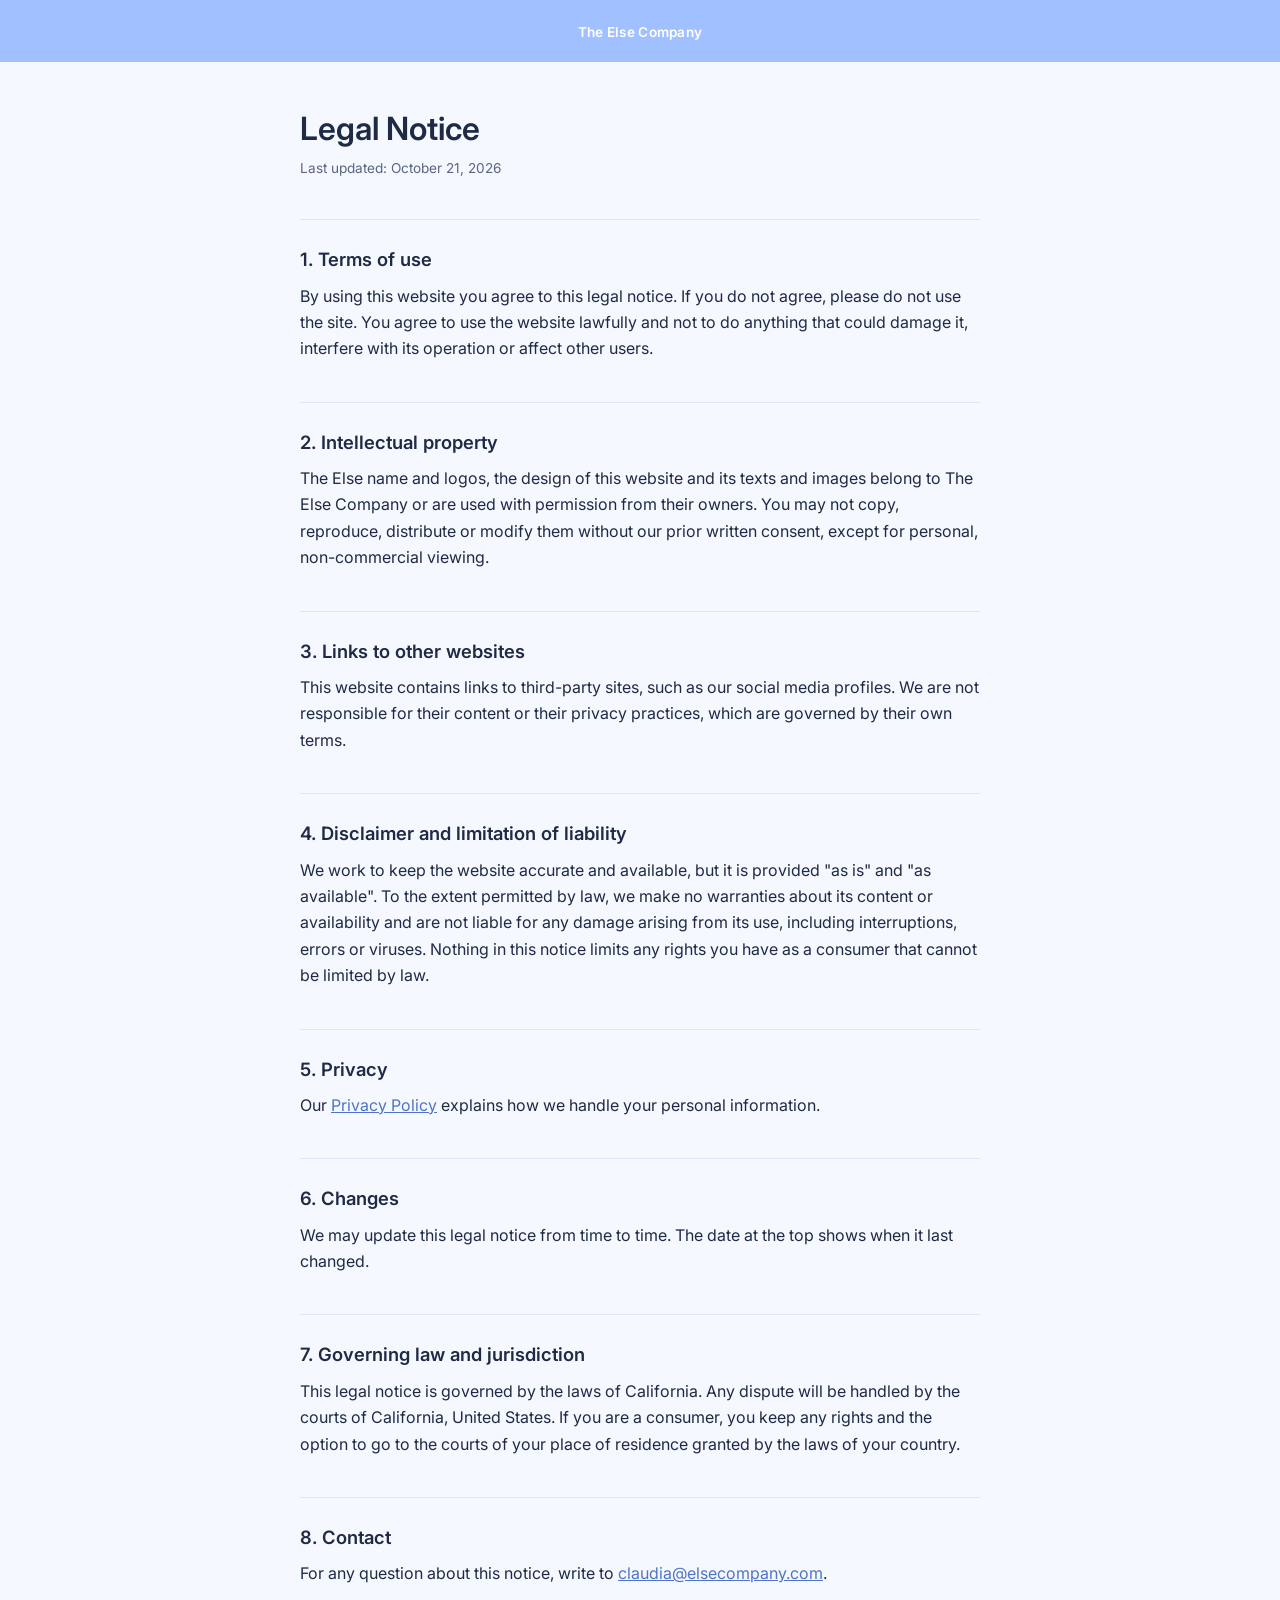
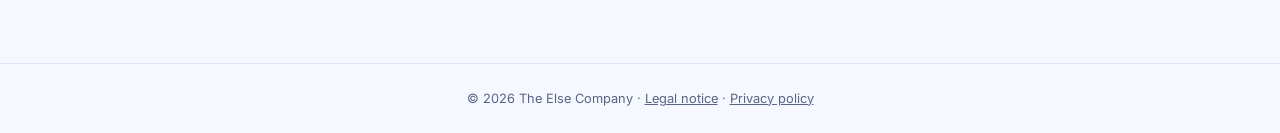
<file: legal.html>
<!DOCTYPE html>
<html lang="en">
<head>
    <meta charset="UTF-8">
    <meta name="viewport" content="width=device-width, initial-scale=1.0">
    <title>Legal Notice · The Else Company</title>
    <meta name="description" content="Legal notice and terms of use of elsecompany.com.">
    <link rel="icon" href="version_1-blanco.png">
    <link rel="preconnect" href="https://fonts.googleapis.com">
    <link rel="preconnect" href="https://fonts.gstatic.com" crossorigin>
    <link href="https://fonts.googleapis.com/css2?family=Inter:wght@400;600&display=swap" rel="stylesheet">
    <link rel="stylesheet" href="legal.css">
</head>
<body>

<header class="topbar">
    <a href="index.html">The Else Company</a>
</header>

<main>
    <h1>Legal Notice</h1>
    <p class="updated">Last updated: October 21, 2026</p>

    <h2>1. Terms of use</h2>
    <p>
        By using this website you agree to this legal notice. If you do not agree, please do not use the site.
        You agree to use the website lawfully and not to do anything that could damage it, interfere with
        its operation or affect other users.
    </p>

    <h2>2. Intellectual property</h2>
    <p>
        The Else name and logos, the design of this website and its texts and images belong to The Else Company
        or are used with permission from their owners. You may not copy, reproduce, distribute or modify them
        without our prior written consent, except for personal, non-commercial viewing.
    </p>

    <h2>3. Links to other websites</h2>
    <p>
        This website contains links to third-party sites, such as our social media profiles. We are not
        responsible for their content or their privacy practices, which are governed by their own terms.
    </p>

    <h2>4. Disclaimer and limitation of liability</h2>
    <p>
        We work to keep the website accurate and available, but it is provided "as is" and "as available".
        To the extent permitted by law, we make no warranties about its content or availability and are not
        liable for any damage arising from its use, including interruptions, errors or viruses. Nothing in this
        notice limits any rights you have as a consumer that cannot be limited by law.
    </p>

    <h2>5. Privacy</h2>
    <p>
        Our <a href="privacy.html">Privacy Policy</a> explains how we handle your personal information.
    </p>

    <h2>6. Changes</h2>
    <p>
        We may update this legal notice from time to time. The date at the top shows when it last changed.
    </p>

    <h2>7. Governing law and jurisdiction</h2>
    <p>
        This legal notice is governed by the laws of California. Any dispute will be
        handled by the courts of California, United States. If you are a consumer, you keep any
        rights and the option to go to the courts of your place of residence granted by the laws of your country.
    </p>

    <h2>8. Contact</h2>
    <p>
        For any question about this notice, write to
        <a href="mailto:claudia@elsecompany.com">claudia@elsecompany.com</a>.
    </p>
</main>

<footer>
    © 2026 The Else Company · <a href="legal.html">Legal notice</a> · <a href="privacy.html">Privacy policy</a>
</footer>

</body>
</html>
</file>
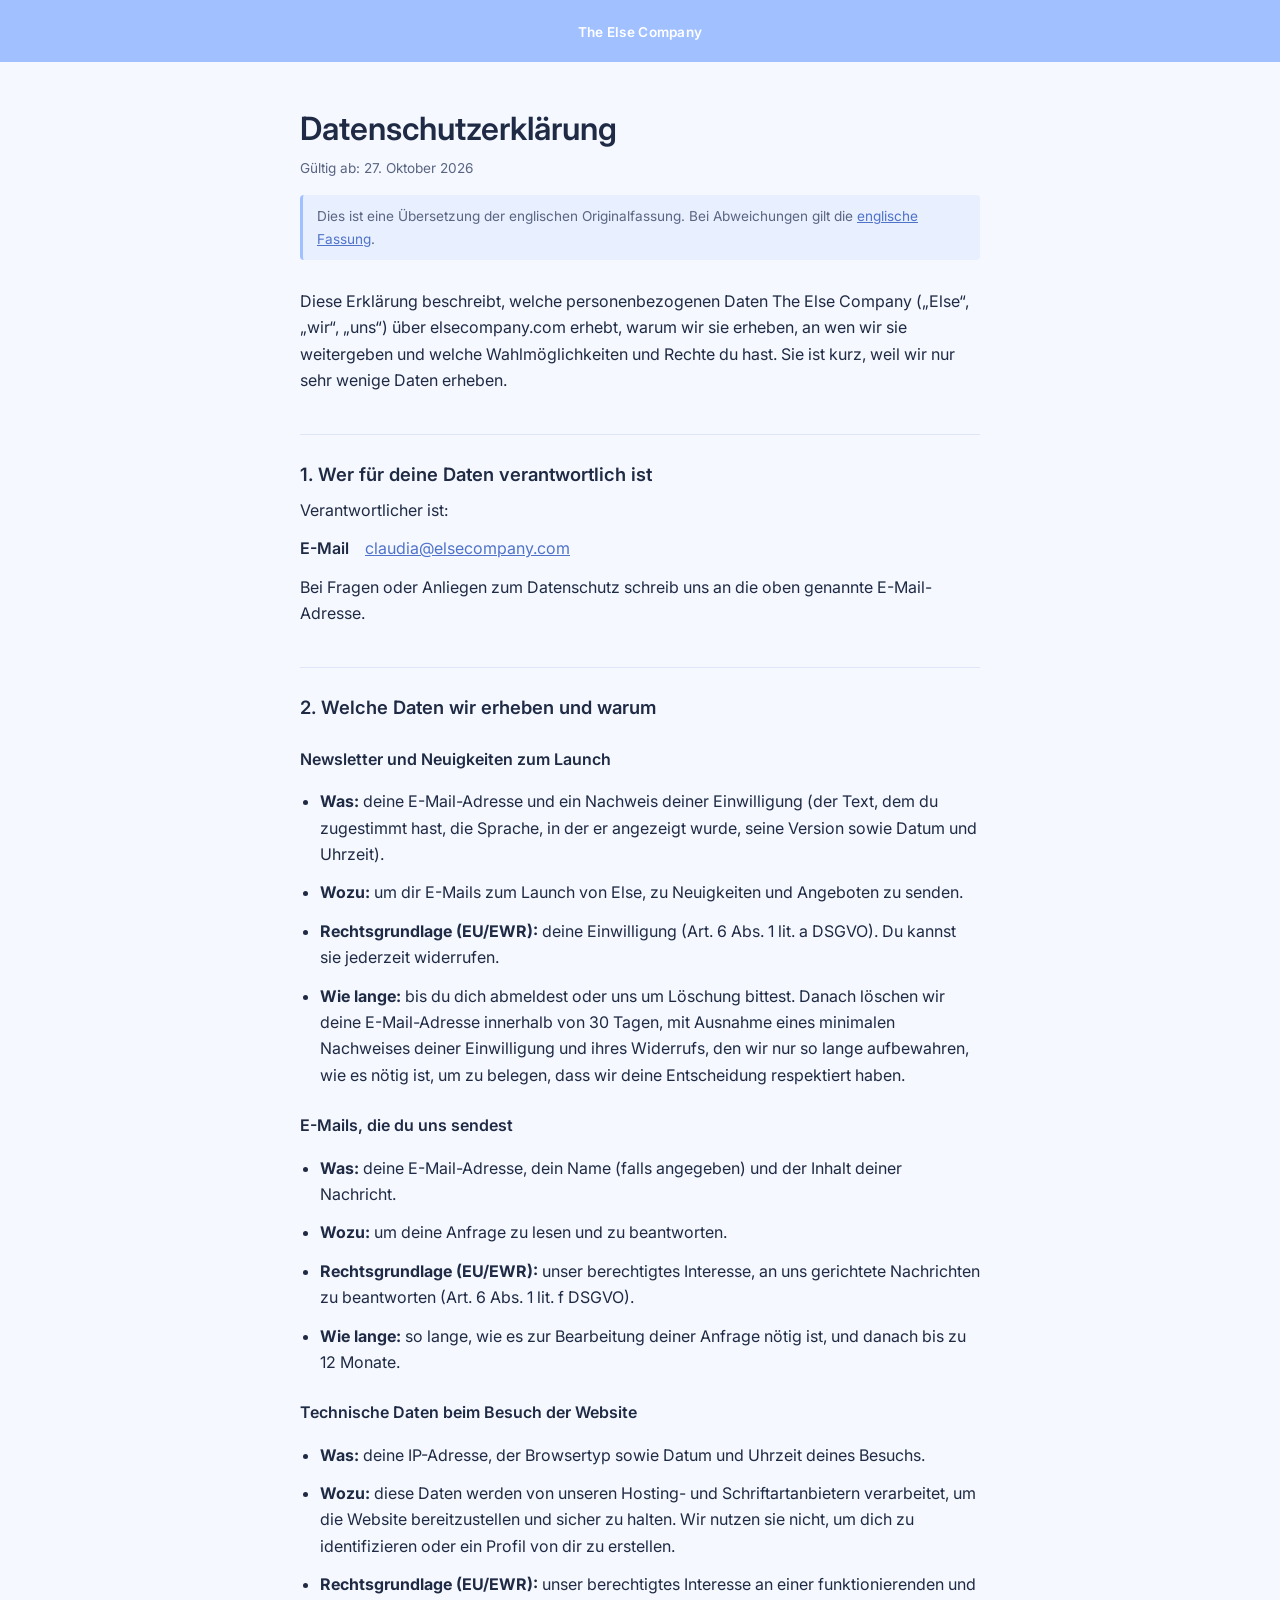
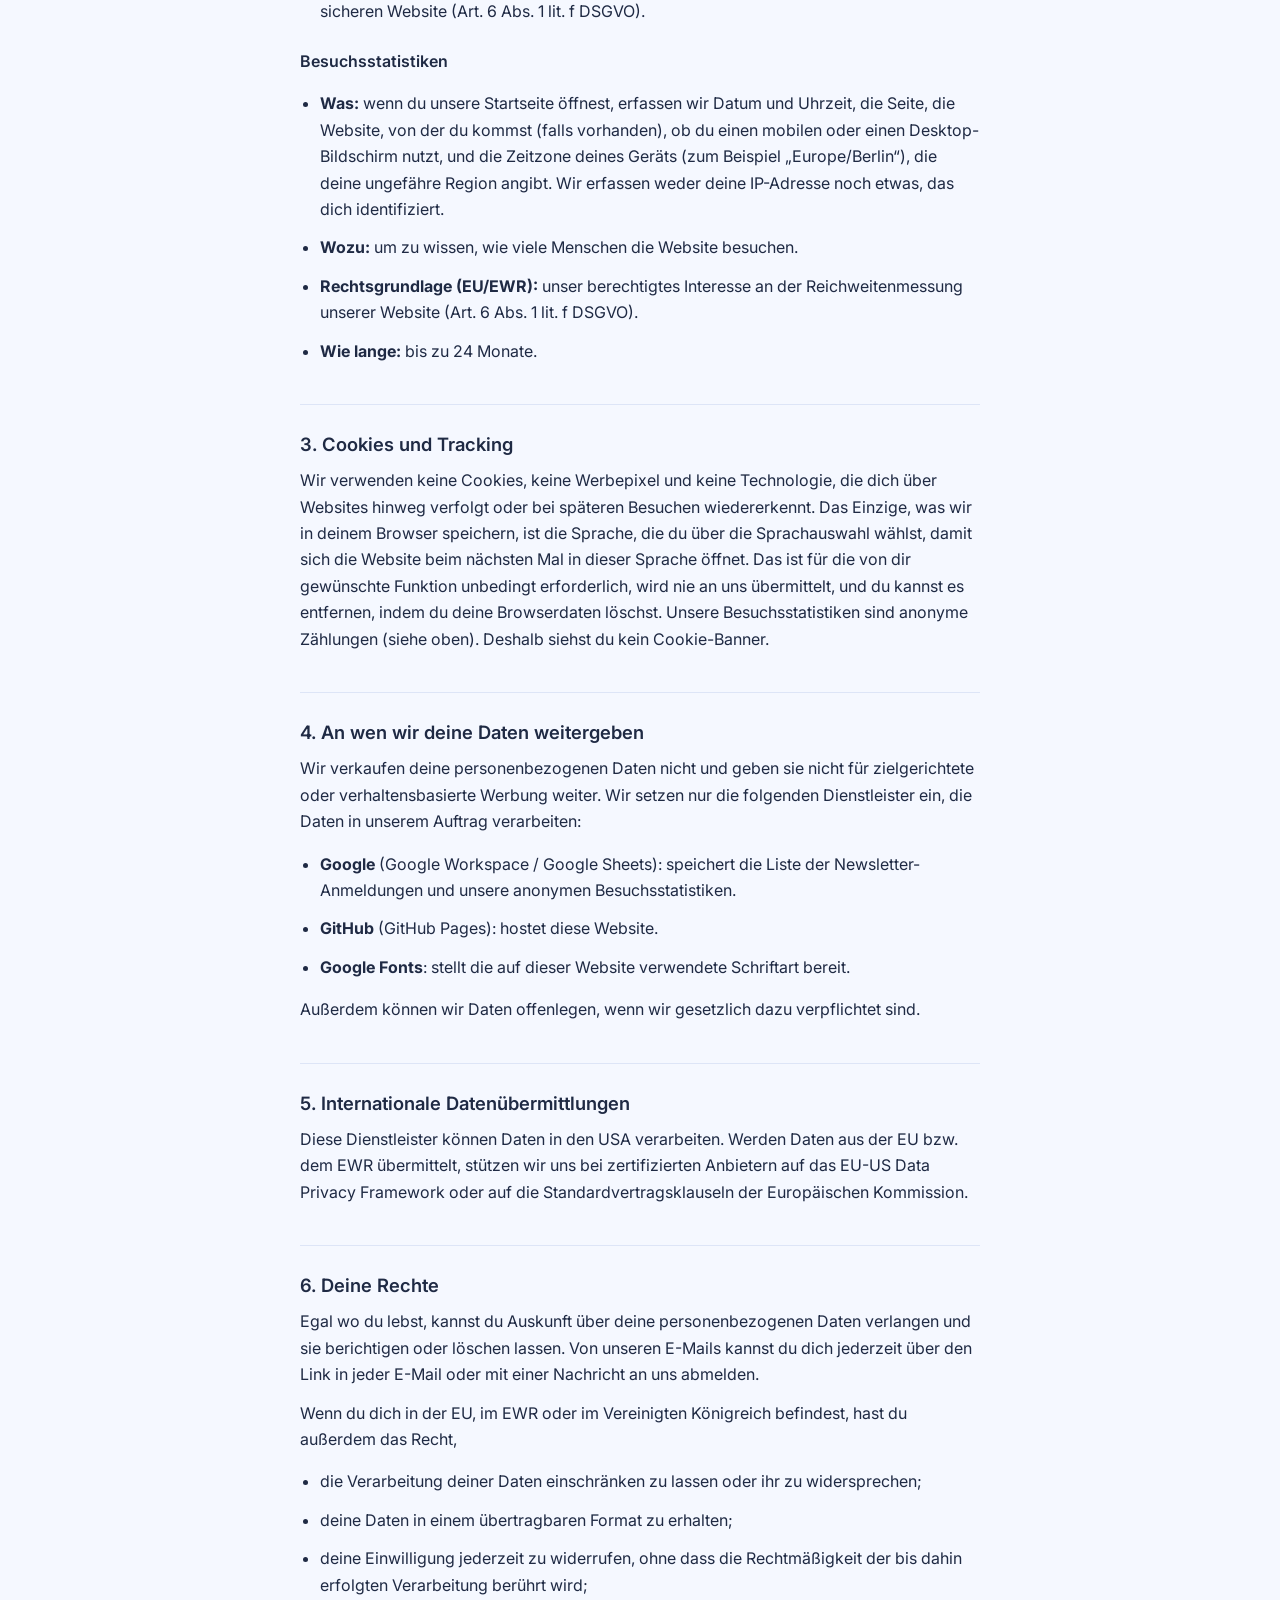
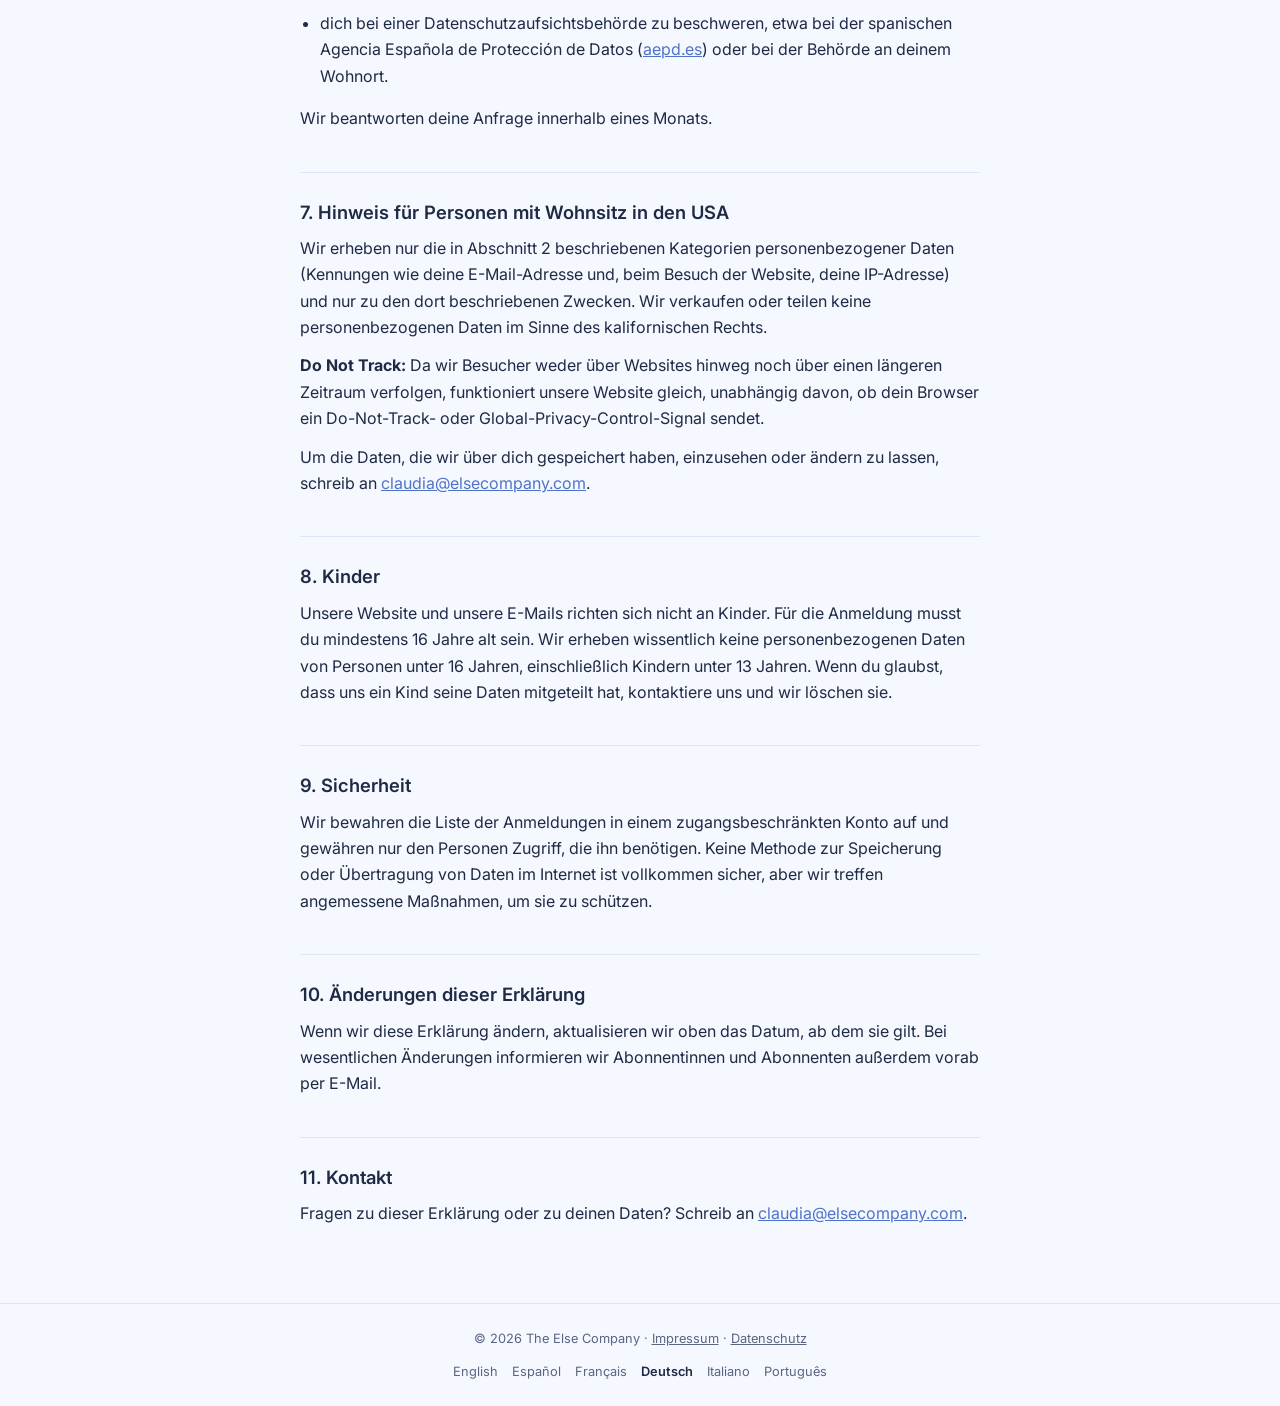
<file: privacy-de.html>
<!DOCTYPE html>
<html lang="de">
<head>
    <meta charset="UTF-8">
    <meta name="viewport" content="width=device-width, initial-scale=1.0">
    <title>Datenschutzerklärung · The Else Company</title>
    <meta name="description" content="Wie The Else Company deine personenbezogenen Daten erhebt, nutzt und schützt.">
    <link rel="alternate" hreflang="en" href="https://elsecompany.com/privacy.html">
    <link rel="alternate" hreflang="es" href="https://elsecompany.com/privacy-es.html">
    <link rel="alternate" hreflang="fr" href="https://elsecompany.com/privacy-fr.html">
    <link rel="alternate" hreflang="de" href="https://elsecompany.com/privacy-de.html">
    <link rel="alternate" hreflang="it" href="https://elsecompany.com/privacy-it.html">
    <link rel="alternate" hreflang="pt" href="https://elsecompany.com/privacy-pt.html">
    <link rel="icon" href="version_1-blanco.png">
    <link rel="preconnect" href="https://fonts.googleapis.com">
    <link rel="preconnect" href="https://fonts.gstatic.com" crossorigin>
    <link href="https://fonts.googleapis.com/css2?family=Inter:wght@400;600&display=swap" rel="stylesheet">
    <link rel="stylesheet" href="legal.css">
</head>
<body>

<header class="topbar">
    <a href="index.html">The Else Company</a>
</header>

<main>
    <h1>Datenschutzerklärung</h1>
    <p class="updated">Gültig ab: 27. Oktober 2026</p>
    <p class="translation-note">Dies ist eine Übersetzung der englischen Originalfassung. Bei Abweichungen gilt die <a href="privacy.html">englische Fassung</a>.</p>

    <p>Diese Erklärung beschreibt, welche personenbezogenen Daten The Else Company („Else“, „wir“, „uns“) über elsecompany.com erhebt, warum wir sie erheben, an wen wir sie weitergeben und welche Wahlmöglichkeiten und Rechte du hast. Sie ist kurz, weil wir nur sehr wenige Daten erheben.</p>

    <h2>1. Wer für deine Daten verantwortlich ist</h2>
    <p>Verantwortlicher ist:</p>
    <dl>
        <dt>E-Mail</dt>
        <dd><a href="mailto:claudia@elsecompany.com">claudia@elsecompany.com</a></dd>
    </dl>
    <p>Bei Fragen oder Anliegen zum Datenschutz schreib uns an die oben genannte E-Mail-Adresse.</p>

    <h2>2. Welche Daten wir erheben und warum</h2>

    <h3>Newsletter und Neuigkeiten zum Launch</h3>
    <ul>
        <li><strong>Was:</strong> deine E-Mail-Adresse und ein Nachweis deiner Einwilligung (der Text, dem du zugestimmt hast, die Sprache, in der er angezeigt wurde, seine Version sowie Datum und Uhrzeit).</li>
        <li><strong>Wozu:</strong> um dir E-Mails zum Launch von Else, zu Neuigkeiten und Angeboten zu senden.</li>
        <li><strong>Rechtsgrundlage (EU/EWR):</strong> deine Einwilligung (Art. 6 Abs. 1 lit. a DSGVO). Du kannst sie jederzeit widerrufen.</li>
        <li><strong>Wie lange:</strong> bis du dich abmeldest oder uns um Löschung bittest. Danach löschen wir deine E-Mail-Adresse innerhalb von 30 Tagen, mit Ausnahme eines minimalen Nachweises deiner Einwilligung und ihres Widerrufs, den wir nur so lange aufbewahren, wie es nötig ist, um zu belegen, dass wir deine Entscheidung respektiert haben.</li>
    </ul>

    <h3>E-Mails, die du uns sendest</h3>
    <ul>
        <li><strong>Was:</strong> deine E-Mail-Adresse, dein Name (falls angegeben) und der Inhalt deiner Nachricht.</li>
        <li><strong>Wozu:</strong> um deine Anfrage zu lesen und zu beantworten.</li>
        <li><strong>Rechtsgrundlage (EU/EWR):</strong> unser berechtigtes Interesse, an uns gerichtete Nachrichten zu beantworten (Art. 6 Abs. 1 lit. f DSGVO).</li>
        <li><strong>Wie lange:</strong> so lange, wie es zur Bearbeitung deiner Anfrage nötig ist, und danach bis zu 12 Monate.</li>
    </ul>

    <h3>Technische Daten beim Besuch der Website</h3>
    <ul>
        <li><strong>Was:</strong> deine IP-Adresse, der Browsertyp sowie Datum und Uhrzeit deines Besuchs.</li>
        <li><strong>Wozu:</strong> diese Daten werden von unseren Hosting- und Schriftartanbietern verarbeitet, um die Website bereitzustellen und sicher zu halten. Wir nutzen sie nicht, um dich zu identifizieren oder ein Profil von dir zu erstellen.</li>
        <li><strong>Rechtsgrundlage (EU/EWR):</strong> unser berechtigtes Interesse an einer funktionierenden und sicheren Website (Art. 6 Abs. 1 lit. f DSGVO).</li>
    </ul>

    <h3>Besuchsstatistiken</h3>
    <ul>
        <li><strong>Was:</strong> wenn du unsere Startseite öffnest, erfassen wir Datum und Uhrzeit, die Seite, die Website, von der du kommst (falls vorhanden), ob du einen mobilen oder einen Desktop-Bildschirm nutzt, und die Zeitzone deines Geräts (zum Beispiel „Europe/Berlin“), die deine ungefähre Region angibt. Wir erfassen weder deine IP-Adresse noch etwas, das dich identifiziert.</li>
        <li><strong>Wozu:</strong> um zu wissen, wie viele Menschen die Website besuchen.</li>
        <li><strong>Rechtsgrundlage (EU/EWR):</strong> unser berechtigtes Interesse an der Reichweitenmessung unserer Website (Art. 6 Abs. 1 lit. f DSGVO).</li>
        <li><strong>Wie lange:</strong> bis zu 24 Monate.</li>
    </ul>

    <h2>3. Cookies und Tracking</h2>
    <p>Wir verwenden keine Cookies, keine Werbepixel und keine Technologie, die dich über Websites hinweg verfolgt oder bei späteren Besuchen wiedererkennt. Das Einzige, was wir in deinem Browser speichern, ist die Sprache, die du über die Sprachauswahl wählst, damit sich die Website beim nächsten Mal in dieser Sprache öffnet. Das ist für die von dir gewünschte Funktion unbedingt erforderlich, wird nie an uns übermittelt, und du kannst es entfernen, indem du deine Browserdaten löschst. Unsere Besuchsstatistiken sind anonyme Zählungen (siehe oben). Deshalb siehst du kein Cookie-Banner.</p>

    <h2>4. An wen wir deine Daten weitergeben</h2>
    <p>Wir verkaufen deine personenbezogenen Daten nicht und geben sie nicht für zielgerichtete oder verhaltensbasierte Werbung weiter. Wir setzen nur die folgenden Dienstleister ein, die Daten in unserem Auftrag verarbeiten:</p>
    <ul>
        <li><strong>Google</strong> (Google Workspace / Google Sheets): speichert die Liste der Newsletter-Anmeldungen und unsere anonymen Besuchsstatistiken.</li>
        <li><strong>GitHub</strong> (GitHub Pages): hostet diese Website.</li>
        <li><strong>Google Fonts</strong>: stellt die auf dieser Website verwendete Schriftart bereit.</li>
    </ul>
    <p>Außerdem können wir Daten offenlegen, wenn wir gesetzlich dazu verpflichtet sind.</p>

    <h2>5. Internationale Datenübermittlungen</h2>
    <p>Diese Dienstleister können Daten in den USA verarbeiten. Werden Daten aus der EU bzw. dem EWR übermittelt, stützen wir uns bei zertifizierten Anbietern auf das EU-US Data Privacy Framework oder auf die Standardvertragsklauseln der Europäischen Kommission.</p>

    <h2>6. Deine Rechte</h2>
    <p>Egal wo du lebst, kannst du Auskunft über deine personenbezogenen Daten verlangen und sie berichtigen oder löschen lassen. Von unseren E-Mails kannst du dich jederzeit über den Link in jeder E-Mail oder mit einer Nachricht an uns abmelden.</p>
    <p>Wenn du dich in der EU, im EWR oder im Vereinigten Königreich befindest, hast du außerdem das Recht,</p>
    <ul>
        <li>die Verarbeitung deiner Daten einschränken zu lassen oder ihr zu widersprechen;</li>
        <li>deine Daten in einem übertragbaren Format zu erhalten;</li>
        <li>deine Einwilligung jederzeit zu widerrufen, ohne dass die Rechtmäßigkeit der bis dahin erfolgten Verarbeitung berührt wird;</li>
        <li>dich bei einer Datenschutzaufsichtsbehörde zu beschweren, etwa bei der spanischen Agencia Española de Protección de Datos (<a href="https://www.aepd.es">aepd.es</a>) oder bei der Behörde an deinem Wohnort.</li>
    </ul>
    <p>Wir beantworten deine Anfrage innerhalb eines Monats.</p>

    <h2>7. Hinweis für Personen mit Wohnsitz in den USA</h2>
    <p>Wir erheben nur die in Abschnitt 2 beschriebenen Kategorien personenbezogener Daten (Kennungen wie deine E-Mail-Adresse und, beim Besuch der Website, deine IP-Adresse) und nur zu den dort beschriebenen Zwecken. Wir verkaufen oder teilen keine personenbezogenen Daten im Sinne des kalifornischen Rechts.</p>
    <p><strong>Do Not Track:</strong> Da wir Besucher weder über Websites hinweg noch über einen längeren Zeitraum verfolgen, funktioniert unsere Website gleich, unabhängig davon, ob dein Browser ein Do-Not-Track- oder Global-Privacy-Control-Signal sendet.</p>
    <p>Um die Daten, die wir über dich gespeichert haben, einzusehen oder ändern zu lassen, schreib an <a href="mailto:claudia@elsecompany.com">claudia@elsecompany.com</a>.</p>

    <h2>8. Kinder</h2>
    <p>Unsere Website und unsere E-Mails richten sich nicht an Kinder. Für die Anmeldung musst du mindestens 16 Jahre alt sein. Wir erheben wissentlich keine personenbezogenen Daten von Personen unter 16 Jahren, einschließlich Kindern unter 13 Jahren. Wenn du glaubst, dass uns ein Kind seine Daten mitgeteilt hat, kontaktiere uns und wir löschen sie.</p>

    <h2>9. Sicherheit</h2>
    <p>Wir bewahren die Liste der Anmeldungen in einem zugangsbeschränkten Konto auf und gewähren nur den Personen Zugriff, die ihn benötigen. Keine Methode zur Speicherung oder Übertragung von Daten im Internet ist vollkommen sicher, aber wir treffen angemessene Maßnahmen, um sie zu schützen.</p>

    <h2>10. Änderungen dieser Erklärung</h2>
    <p>Wenn wir diese Erklärung ändern, aktualisieren wir oben das Datum, ab dem sie gilt. Bei wesentlichen Änderungen informieren wir Abonnentinnen und Abonnenten außerdem vorab per E-Mail.</p>

    <h2>11. Kontakt</h2>
    <p>Fragen zu dieser Erklärung oder zu deinen Daten? Schreib an <a href="mailto:claudia@elsecompany.com">claudia@elsecompany.com</a>.</p>
</main>

<footer>
    © 2026 The Else Company · <a href="legal.html">Impressum</a> · <a href="privacy-de.html">Datenschutz</a>
    <nav class="lang-links" aria-label="Sprache">
        <a href="privacy.html" lang="en" data-lang="en">English</a>
        <a href="privacy-es.html" lang="es" data-lang="es">Español</a>
        <a href="privacy-fr.html" lang="fr" data-lang="fr">Français</a>
        <a href="privacy-de.html" lang="de" data-lang="de" aria-current="page">Deutsch</a>
        <a href="privacy-it.html" lang="it" data-lang="it">Italiano</a>
        <a href="privacy-pt.html" lang="pt" data-lang="pt">Português</a>
    </nav>
</footer>

<script>
    // Remember the language picked here so the home page opens in it too
    document.querySelectorAll('.lang-links a').forEach(link => {
        link.addEventListener('click', () => {
            try {
                localStorage.setItem('else-language', link.dataset.lang);
            } catch {
                // Ignore: browser storage can be blocked
            }
        });
    });
</script>

</body>
</html>
</file>
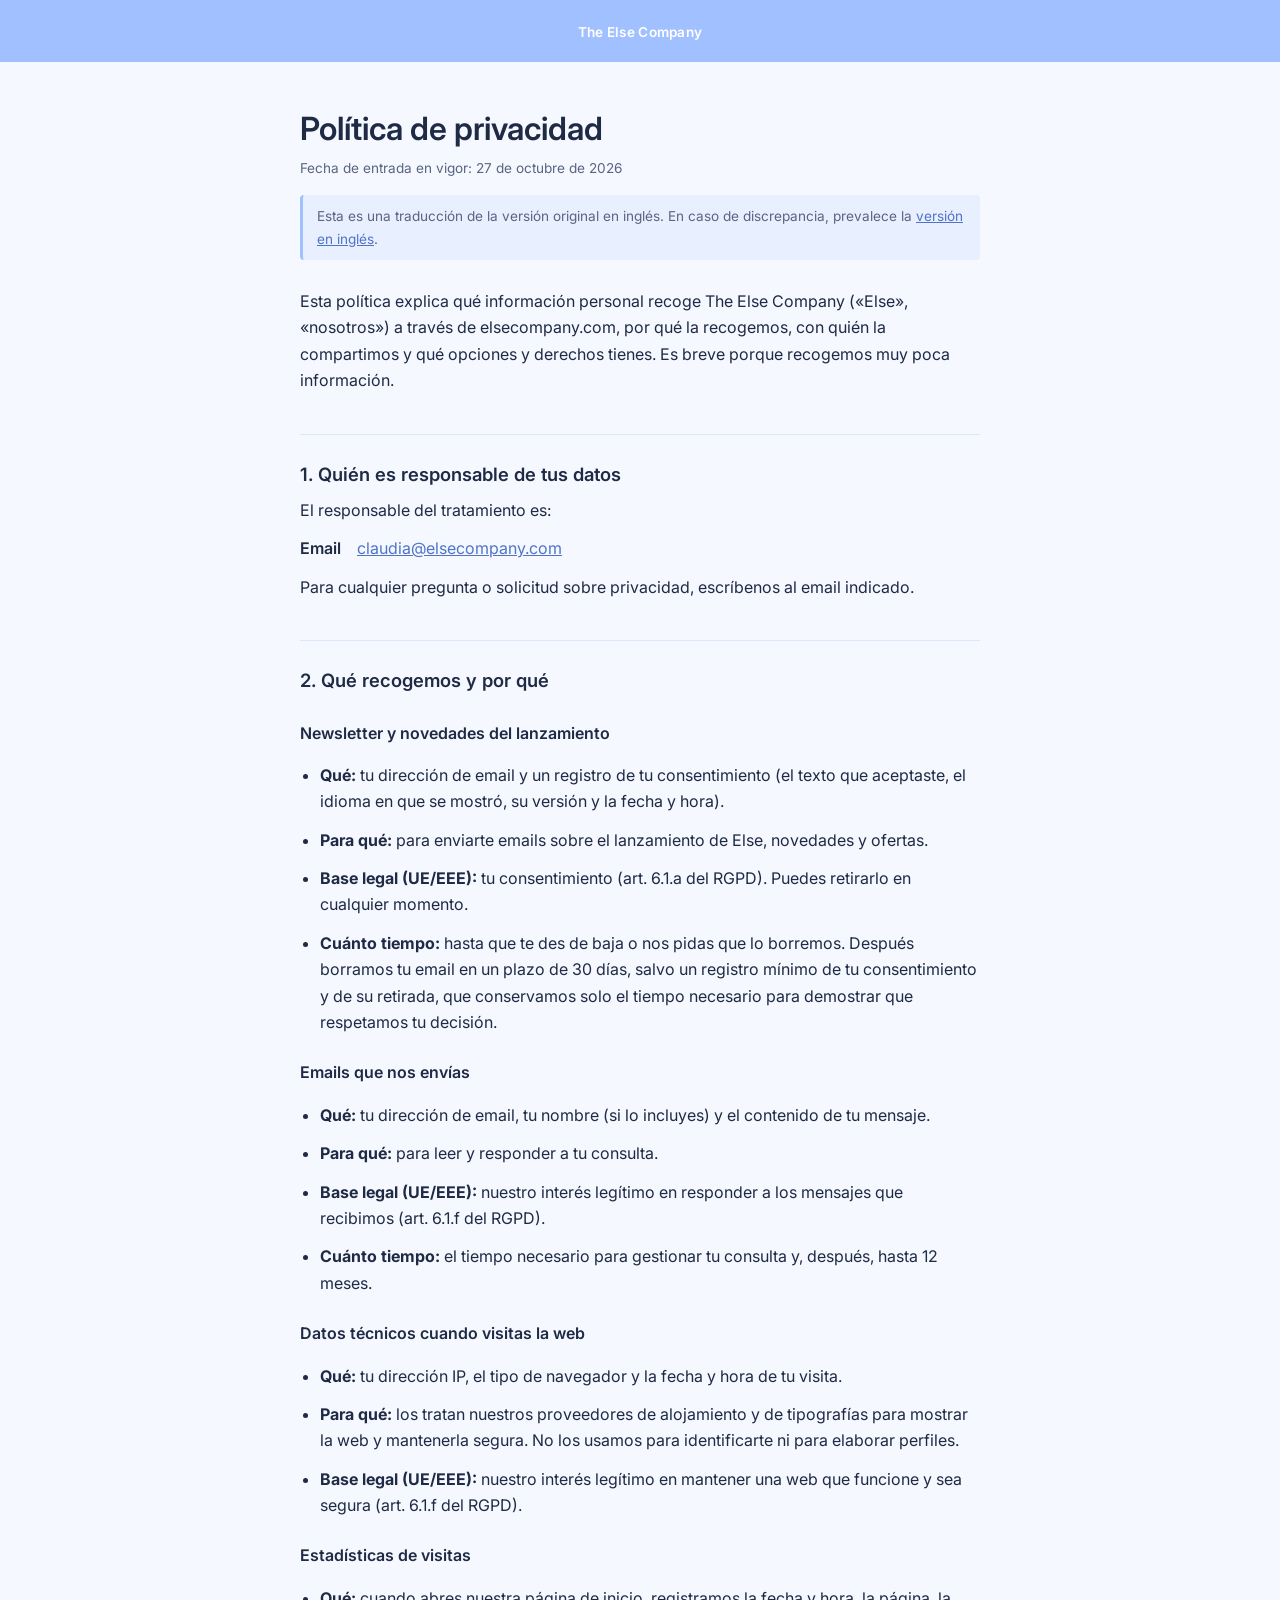
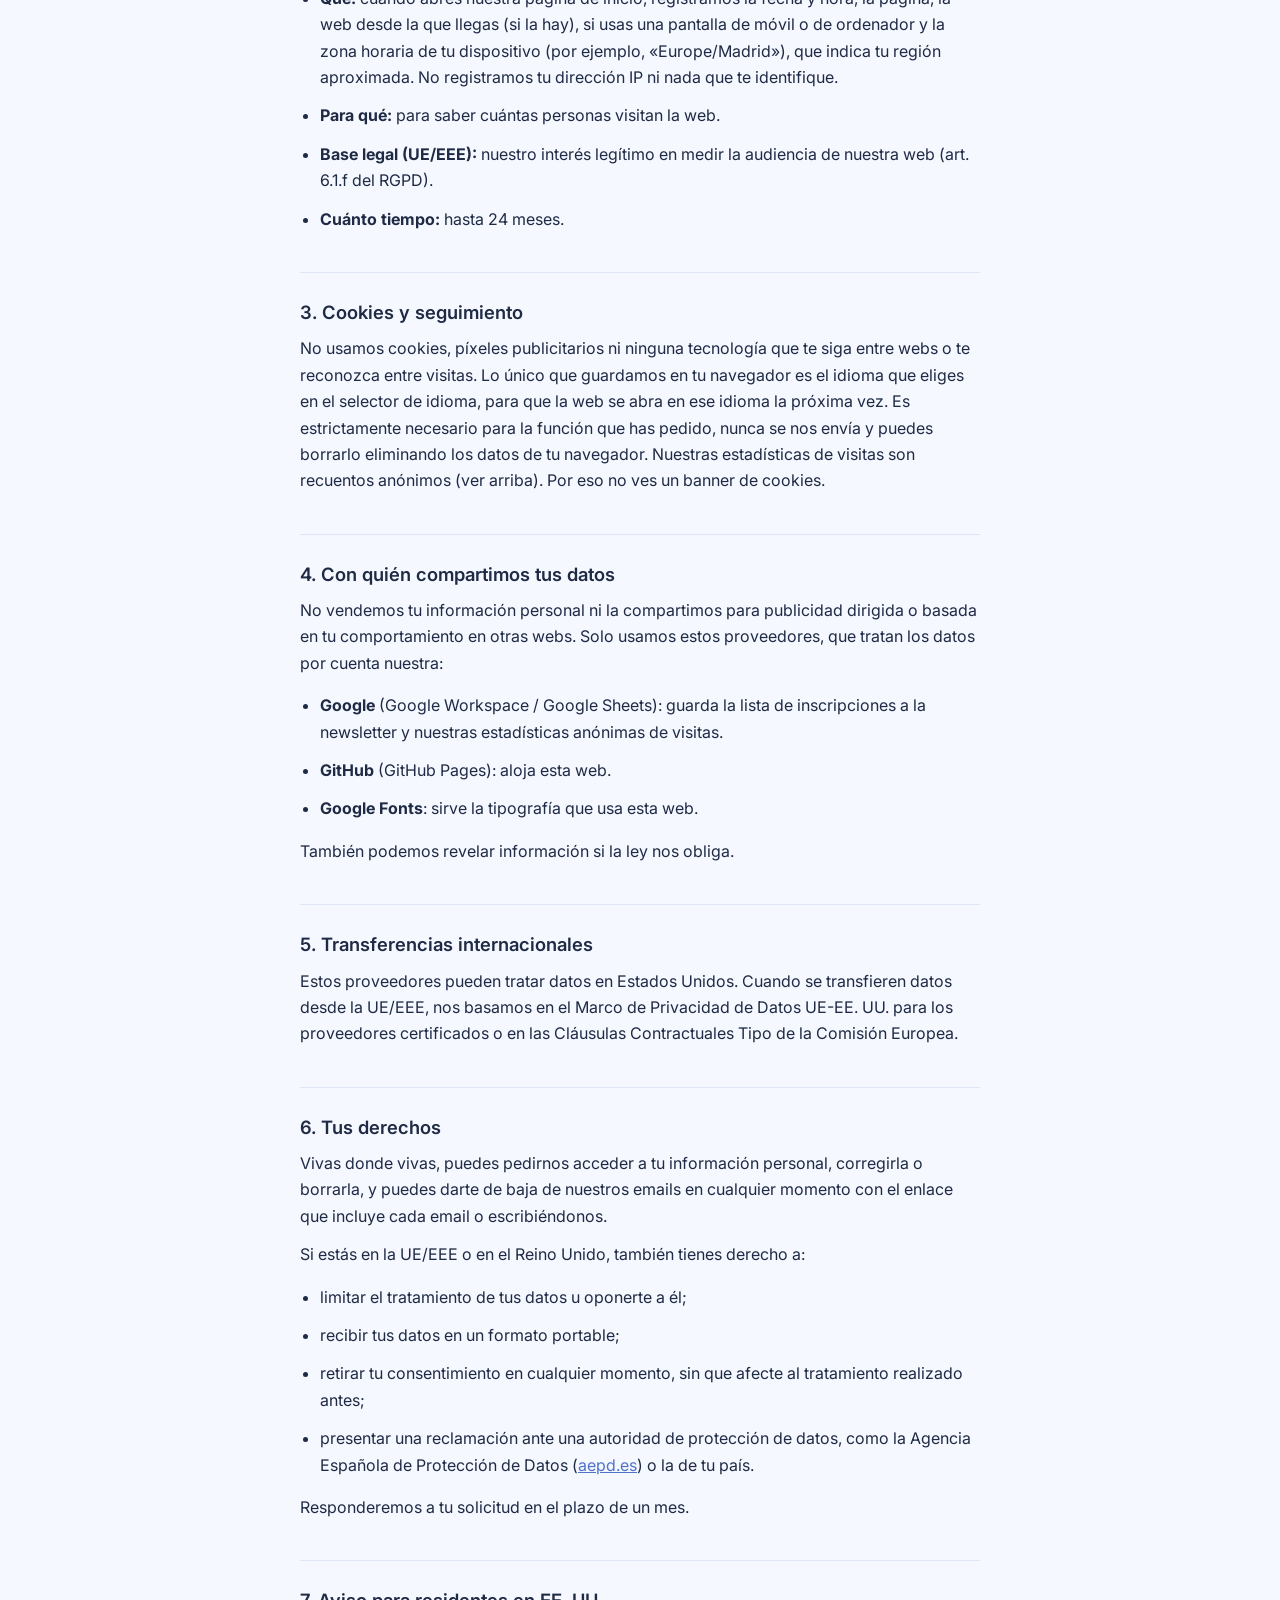
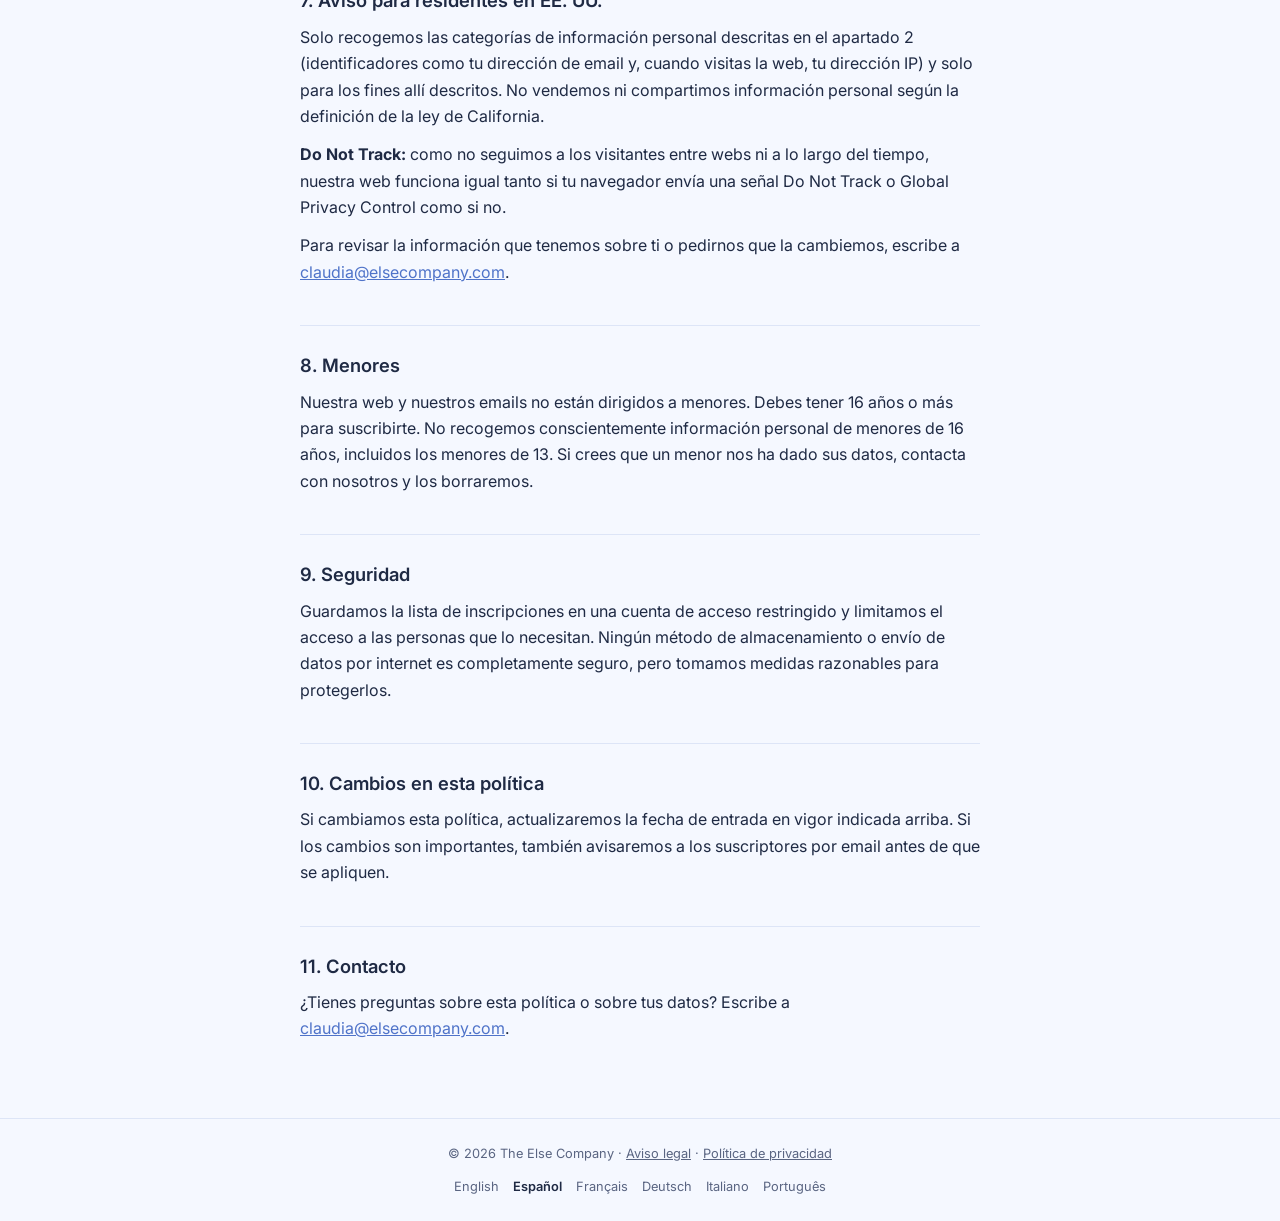
<file: privacy-es.html>
<!DOCTYPE html>
<html lang="es">
<head>
    <meta charset="UTF-8">
    <meta name="viewport" content="width=device-width, initial-scale=1.0">
    <title>Política de privacidad · The Else Company</title>
    <meta name="description" content="Cómo The Else Company recoge, usa y protege tu información personal.">
    <link rel="alternate" hreflang="en" href="https://elsecompany.com/privacy.html">
    <link rel="alternate" hreflang="es" href="https://elsecompany.com/privacy-es.html">
    <link rel="alternate" hreflang="fr" href="https://elsecompany.com/privacy-fr.html">
    <link rel="alternate" hreflang="de" href="https://elsecompany.com/privacy-de.html">
    <link rel="alternate" hreflang="it" href="https://elsecompany.com/privacy-it.html">
    <link rel="alternate" hreflang="pt" href="https://elsecompany.com/privacy-pt.html">
    <link rel="icon" href="version_1-blanco.png">
    <link rel="preconnect" href="https://fonts.googleapis.com">
    <link rel="preconnect" href="https://fonts.gstatic.com" crossorigin>
    <link href="https://fonts.googleapis.com/css2?family=Inter:wght@400;600&display=swap" rel="stylesheet">
    <link rel="stylesheet" href="legal.css">
</head>
<body>

<header class="topbar">
    <a href="index.html">The Else Company</a>
</header>

<main>
    <h1>Política de privacidad</h1>
    <p class="updated">Fecha de entrada en vigor: 27 de octubre de 2026</p>
    <p class="translation-note">Esta es una traducción de la versión original en inglés. En caso de discrepancia, prevalece la <a href="privacy.html">versión en inglés</a>.</p>

    <p>Esta política explica qué información personal recoge The Else Company («Else», «nosotros») a través de elsecompany.com, por qué la recogemos, con quién la compartimos y qué opciones y derechos tienes. Es breve porque recogemos muy poca información.</p>

    <h2>1. Quién es responsable de tus datos</h2>
    <p>El responsable del tratamiento es:</p>
    <dl>
        <dt>Email</dt>
        <dd><a href="mailto:claudia@elsecompany.com">claudia@elsecompany.com</a></dd>
    </dl>
    <p>Para cualquier pregunta o solicitud sobre privacidad, escríbenos al email indicado.</p>

    <h2>2. Qué recogemos y por qué</h2>

    <h3>Newsletter y novedades del lanzamiento</h3>
    <ul>
        <li><strong>Qué:</strong> tu dirección de email y un registro de tu consentimiento (el texto que aceptaste, el idioma en que se mostró, su versión y la fecha y hora).</li>
        <li><strong>Para qué:</strong> para enviarte emails sobre el lanzamiento de Else, novedades y ofertas.</li>
        <li><strong>Base legal (UE/EEE):</strong> tu consentimiento (art. 6.1.a del RGPD). Puedes retirarlo en cualquier momento.</li>
        <li><strong>Cuánto tiempo:</strong> hasta que te des de baja o nos pidas que lo borremos. Después borramos tu email en un plazo de 30 días, salvo un registro mínimo de tu consentimiento y de su retirada, que conservamos solo el tiempo necesario para demostrar que respetamos tu decisión.</li>
    </ul>

    <h3>Emails que nos envías</h3>
    <ul>
        <li><strong>Qué:</strong> tu dirección de email, tu nombre (si lo incluyes) y el contenido de tu mensaje.</li>
        <li><strong>Para qué:</strong> para leer y responder a tu consulta.</li>
        <li><strong>Base legal (UE/EEE):</strong> nuestro interés legítimo en responder a los mensajes que recibimos (art. 6.1.f del RGPD).</li>
        <li><strong>Cuánto tiempo:</strong> el tiempo necesario para gestionar tu consulta y, después, hasta 12 meses.</li>
    </ul>

    <h3>Datos técnicos cuando visitas la web</h3>
    <ul>
        <li><strong>Qué:</strong> tu dirección IP, el tipo de navegador y la fecha y hora de tu visita.</li>
        <li><strong>Para qué:</strong> los tratan nuestros proveedores de alojamiento y de tipografías para mostrar la web y mantenerla segura. No los usamos para identificarte ni para elaborar perfiles.</li>
        <li><strong>Base legal (UE/EEE):</strong> nuestro interés legítimo en mantener una web que funcione y sea segura (art. 6.1.f del RGPD).</li>
    </ul>

    <h3>Estadísticas de visitas</h3>
    <ul>
        <li><strong>Qué:</strong> cuando abres nuestra página de inicio, registramos la fecha y hora, la página, la web desde la que llegas (si la hay), si usas una pantalla de móvil o de ordenador y la zona horaria de tu dispositivo (por ejemplo, «Europe/Madrid»), que indica tu región aproximada. No registramos tu dirección IP ni nada que te identifique.</li>
        <li><strong>Para qué:</strong> para saber cuántas personas visitan la web.</li>
        <li><strong>Base legal (UE/EEE):</strong> nuestro interés legítimo en medir la audiencia de nuestra web (art. 6.1.f del RGPD).</li>
        <li><strong>Cuánto tiempo:</strong> hasta 24 meses.</li>
    </ul>

    <h2>3. Cookies y seguimiento</h2>
    <p>No usamos cookies, píxeles publicitarios ni ninguna tecnología que te siga entre webs o te reconozca entre visitas. Lo único que guardamos en tu navegador es el idioma que eliges en el selector de idioma, para que la web se abra en ese idioma la próxima vez. Es estrictamente necesario para la función que has pedido, nunca se nos envía y puedes borrarlo eliminando los datos de tu navegador. Nuestras estadísticas de visitas son recuentos anónimos (ver arriba). Por eso no ves un banner de cookies.</p>

    <h2>4. Con quién compartimos tus datos</h2>
    <p>No vendemos tu información personal ni la compartimos para publicidad dirigida o basada en tu comportamiento en otras webs. Solo usamos estos proveedores, que tratan los datos por cuenta nuestra:</p>
    <ul>
        <li><strong>Google</strong> (Google Workspace / Google Sheets): guarda la lista de inscripciones a la newsletter y nuestras estadísticas anónimas de visitas.</li>
        <li><strong>GitHub</strong> (GitHub Pages): aloja esta web.</li>
        <li><strong>Google Fonts</strong>: sirve la tipografía que usa esta web.</li>
    </ul>
    <p>También podemos revelar información si la ley nos obliga.</p>

    <h2>5. Transferencias internacionales</h2>
    <p>Estos proveedores pueden tratar datos en Estados Unidos. Cuando se transfieren datos desde la UE/EEE, nos basamos en el Marco de Privacidad de Datos UE-EE. UU. para los proveedores certificados o en las Cláusulas Contractuales Tipo de la Comisión Europea.</p>

    <h2>6. Tus derechos</h2>
    <p>Vivas donde vivas, puedes pedirnos acceder a tu información personal, corregirla o borrarla, y puedes darte de baja de nuestros emails en cualquier momento con el enlace que incluye cada email o escribiéndonos.</p>
    <p>Si estás en la UE/EEE o en el Reino Unido, también tienes derecho a:</p>
    <ul>
        <li>limitar el tratamiento de tus datos u oponerte a él;</li>
        <li>recibir tus datos en un formato portable;</li>
        <li>retirar tu consentimiento en cualquier momento, sin que afecte al tratamiento realizado antes;</li>
        <li>presentar una reclamación ante una autoridad de protección de datos, como la Agencia Española de Protección de Datos (<a href="https://www.aepd.es">aepd.es</a>) o la de tu país.</li>
    </ul>
    <p>Responderemos a tu solicitud en el plazo de un mes.</p>

    <h2>7. Aviso para residentes en EE. UU.</h2>
    <p>Solo recogemos las categorías de información personal descritas en el apartado 2 (identificadores como tu dirección de email y, cuando visitas la web, tu dirección IP) y solo para los fines allí descritos. No vendemos ni compartimos información personal según la definición de la ley de California.</p>
    <p><strong>Do Not Track:</strong> como no seguimos a los visitantes entre webs ni a lo largo del tiempo, nuestra web funciona igual tanto si tu navegador envía una señal Do Not Track o Global Privacy Control como si no.</p>
    <p>Para revisar la información que tenemos sobre ti o pedirnos que la cambiemos, escribe a <a href="mailto:claudia@elsecompany.com">claudia@elsecompany.com</a>.</p>

    <h2>8. Menores</h2>
    <p>Nuestra web y nuestros emails no están dirigidos a menores. Debes tener 16 años o más para suscribirte. No recogemos conscientemente información personal de menores de 16 años, incluidos los menores de 13. Si crees que un menor nos ha dado sus datos, contacta con nosotros y los borraremos.</p>

    <h2>9. Seguridad</h2>
    <p>Guardamos la lista de inscripciones en una cuenta de acceso restringido y limitamos el acceso a las personas que lo necesitan. Ningún método de almacenamiento o envío de datos por internet es completamente seguro, pero tomamos medidas razonables para protegerlos.</p>

    <h2>10. Cambios en esta política</h2>
    <p>Si cambiamos esta política, actualizaremos la fecha de entrada en vigor indicada arriba. Si los cambios son importantes, también avisaremos a los suscriptores por email antes de que se apliquen.</p>

    <h2>11. Contacto</h2>
    <p>¿Tienes preguntas sobre esta política o sobre tus datos? Escribe a <a href="mailto:claudia@elsecompany.com">claudia@elsecompany.com</a>.</p>
</main>

<footer>
    © 2026 The Else Company · <a href="legal.html">Aviso legal</a> · <a href="privacy-es.html">Política de privacidad</a>
    <nav class="lang-links" aria-label="Idioma">
        <a href="privacy.html" lang="en" data-lang="en">English</a>
        <a href="privacy-es.html" lang="es" data-lang="es" aria-current="page">Español</a>
        <a href="privacy-fr.html" lang="fr" data-lang="fr">Français</a>
        <a href="privacy-de.html" lang="de" data-lang="de">Deutsch</a>
        <a href="privacy-it.html" lang="it" data-lang="it">Italiano</a>
        <a href="privacy-pt.html" lang="pt" data-lang="pt">Português</a>
    </nav>
</footer>

<script>
    // Remember the language picked here so the home page opens in it too
    document.querySelectorAll('.lang-links a').forEach(link => {
        link.addEventListener('click', () => {
            try {
                localStorage.setItem('else-language', link.dataset.lang);
            } catch {
                // Ignore: browser storage can be blocked
            }
        });
    });
</script>

</body>
</html>
</file>
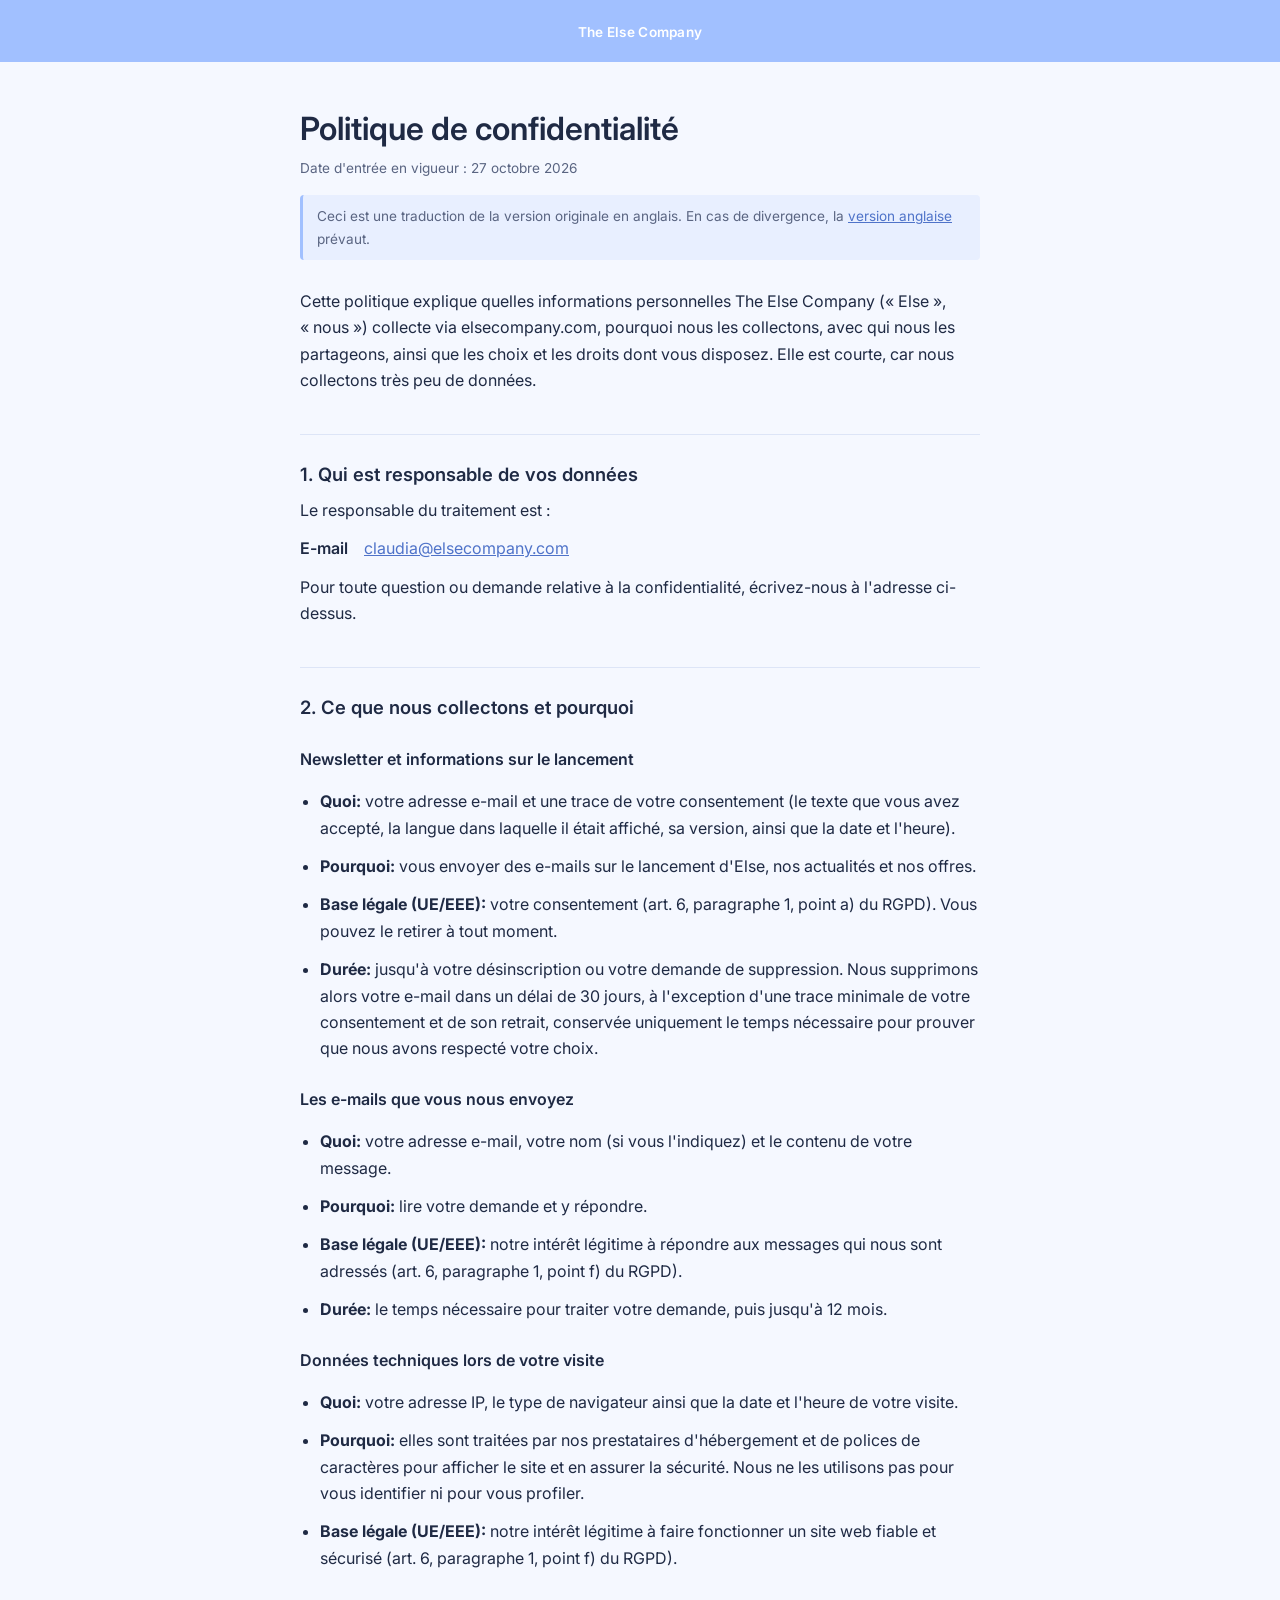
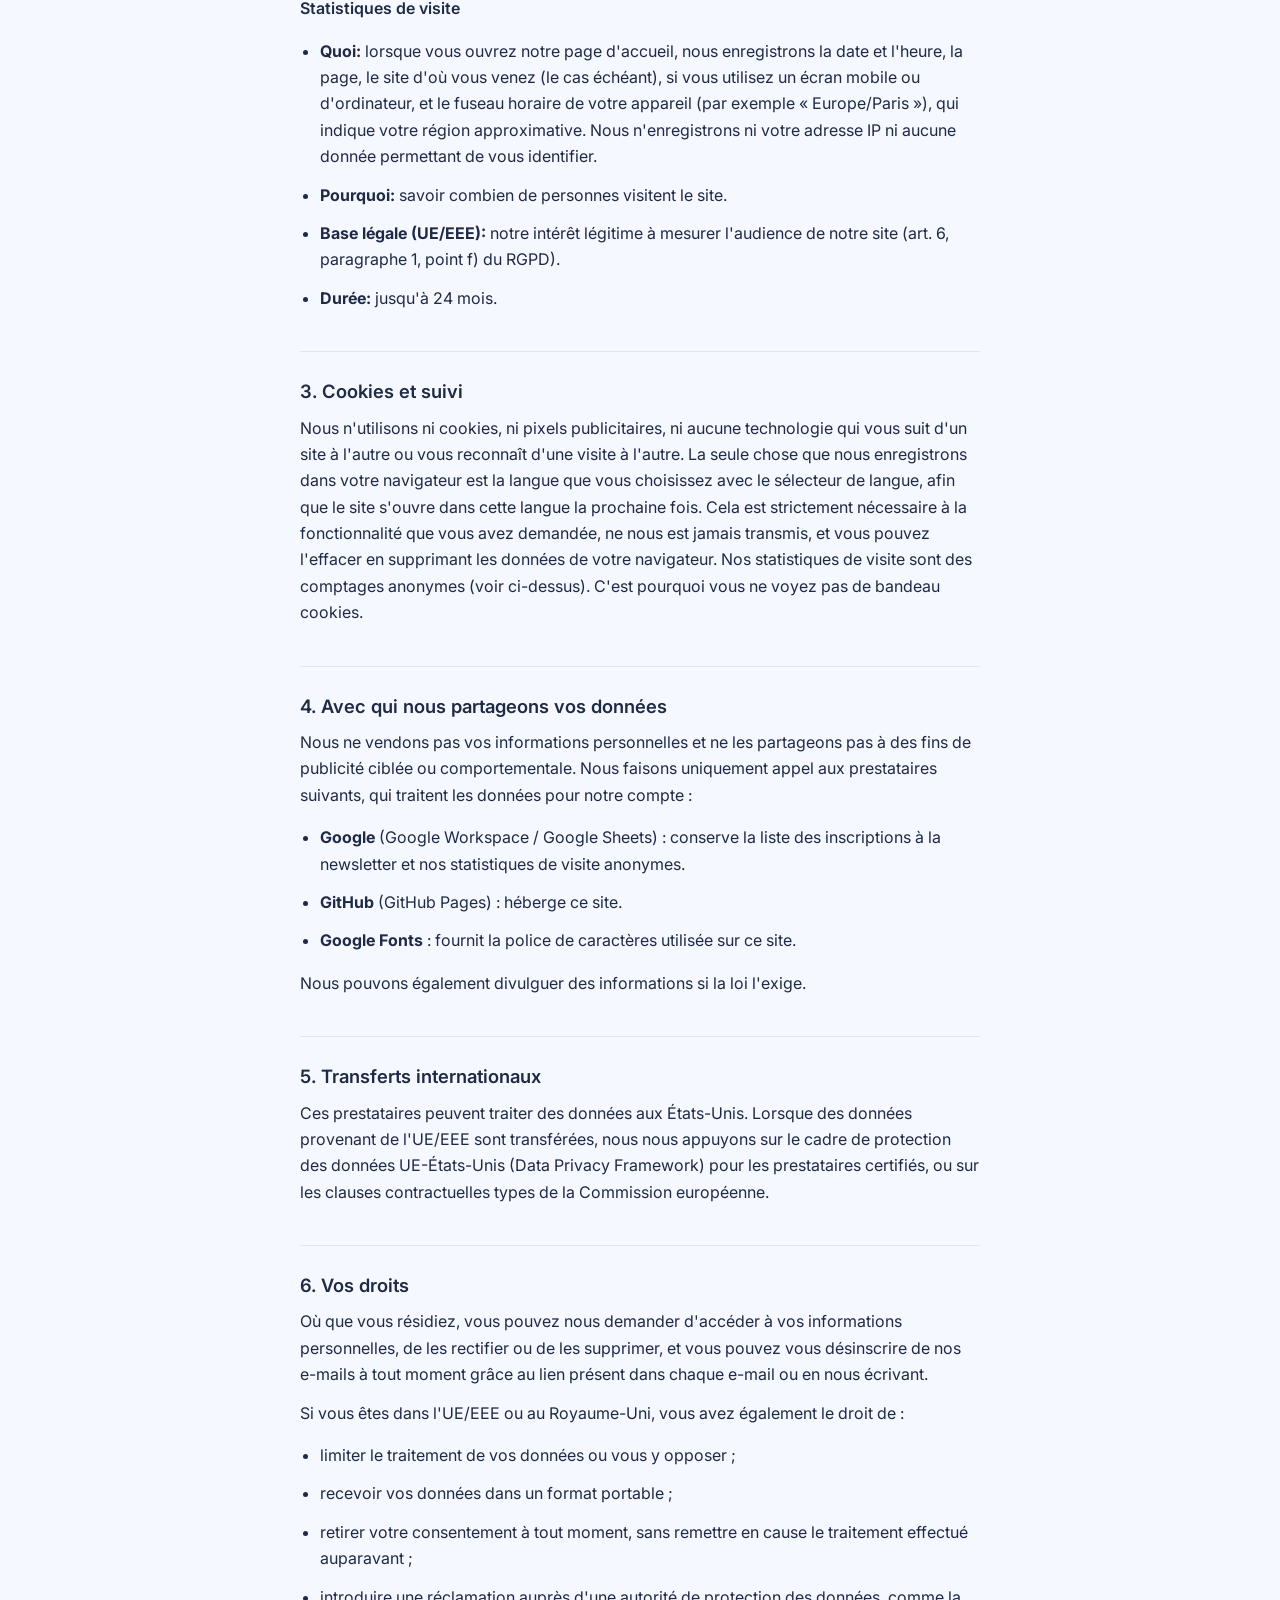
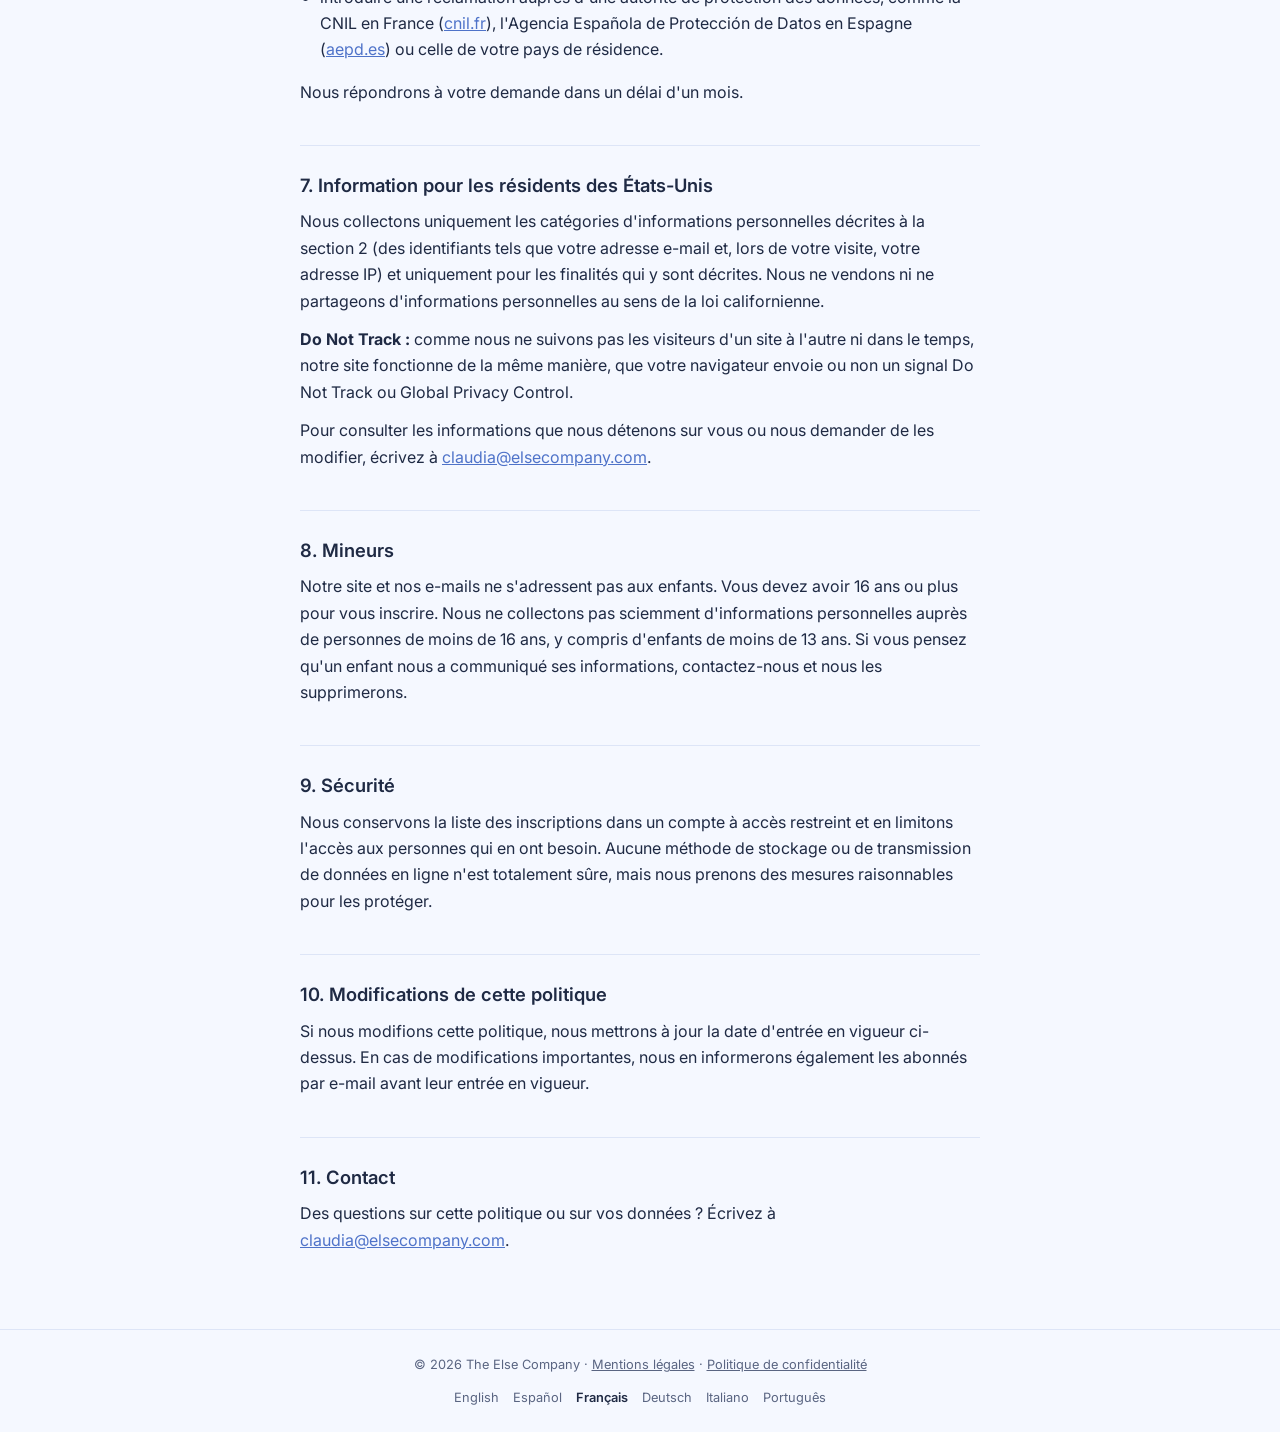
<file: privacy-fr.html>
<!DOCTYPE html>
<html lang="fr">
<head>
    <meta charset="UTF-8">
    <meta name="viewport" content="width=device-width, initial-scale=1.0">
    <title>Politique de confidentialité · The Else Company</title>
    <meta name="description" content="Comment The Else Company collecte, utilise et protège vos informations personnelles.">
    <link rel="alternate" hreflang="en" href="https://elsecompany.com/privacy.html">
    <link rel="alternate" hreflang="es" href="https://elsecompany.com/privacy-es.html">
    <link rel="alternate" hreflang="fr" href="https://elsecompany.com/privacy-fr.html">
    <link rel="alternate" hreflang="de" href="https://elsecompany.com/privacy-de.html">
    <link rel="alternate" hreflang="it" href="https://elsecompany.com/privacy-it.html">
    <link rel="alternate" hreflang="pt" href="https://elsecompany.com/privacy-pt.html">
    <link rel="icon" href="version_1-blanco.png">
    <link rel="preconnect" href="https://fonts.googleapis.com">
    <link rel="preconnect" href="https://fonts.gstatic.com" crossorigin>
    <link href="https://fonts.googleapis.com/css2?family=Inter:wght@400;600&display=swap" rel="stylesheet">
    <link rel="stylesheet" href="legal.css">
</head>
<body>

<header class="topbar">
    <a href="index.html">The Else Company</a>
</header>

<main>
    <h1>Politique de confidentialité</h1>
    <p class="updated">Date d'entrée en vigueur : 27 octobre 2026</p>
    <p class="translation-note">Ceci est une traduction de la version originale en anglais. En cas de divergence, la <a href="privacy.html">version anglaise</a> prévaut.</p>

    <p>Cette politique explique quelles informations personnelles The Else Company (« Else », « nous ») collecte via elsecompany.com, pourquoi nous les collectons, avec qui nous les partageons, ainsi que les choix et les droits dont vous disposez. Elle est courte, car nous collectons très peu de données.</p>

    <h2>1. Qui est responsable de vos données</h2>
    <p>Le responsable du traitement est :</p>
    <dl>
        <dt>E-mail</dt>
        <dd><a href="mailto:claudia@elsecompany.com">claudia@elsecompany.com</a></dd>
    </dl>
    <p>Pour toute question ou demande relative à la confidentialité, écrivez-nous à l'adresse ci-dessus.</p>

    <h2>2. Ce que nous collectons et pourquoi</h2>

    <h3>Newsletter et informations sur le lancement</h3>
    <ul>
        <li><strong>Quoi:</strong> votre adresse e-mail et une trace de votre consentement (le texte que vous avez accepté, la langue dans laquelle il était affiché, sa version, ainsi que la date et l'heure).</li>
        <li><strong>Pourquoi:</strong> vous envoyer des e-mails sur le lancement d'Else, nos actualités et nos offres.</li>
        <li><strong>Base légale (UE/EEE):</strong> votre consentement (art. 6, paragraphe 1, point a) du RGPD). Vous pouvez le retirer à tout moment.</li>
        <li><strong>Durée:</strong> jusqu'à votre désinscription ou votre demande de suppression. Nous supprimons alors votre e-mail dans un délai de 30 jours, à l'exception d'une trace minimale de votre consentement et de son retrait, conservée uniquement le temps nécessaire pour prouver que nous avons respecté votre choix.</li>
    </ul>

    <h3>Les e-mails que vous nous envoyez</h3>
    <ul>
        <li><strong>Quoi:</strong> votre adresse e-mail, votre nom (si vous l'indiquez) et le contenu de votre message.</li>
        <li><strong>Pourquoi:</strong> lire votre demande et y répondre.</li>
        <li><strong>Base légale (UE/EEE):</strong> notre intérêt légitime à répondre aux messages qui nous sont adressés (art. 6, paragraphe 1, point f) du RGPD).</li>
        <li><strong>Durée:</strong> le temps nécessaire pour traiter votre demande, puis jusqu'à 12 mois.</li>
    </ul>

    <h3>Données techniques lors de votre visite</h3>
    <ul>
        <li><strong>Quoi:</strong> votre adresse IP, le type de navigateur ainsi que la date et l'heure de votre visite.</li>
        <li><strong>Pourquoi:</strong> elles sont traitées par nos prestataires d'hébergement et de polices de caractères pour afficher le site et en assurer la sécurité. Nous ne les utilisons pas pour vous identifier ni pour vous profiler.</li>
        <li><strong>Base légale (UE/EEE):</strong> notre intérêt légitime à faire fonctionner un site web fiable et sécurisé (art. 6, paragraphe 1, point f) du RGPD).</li>
    </ul>

    <h3>Statistiques de visite</h3>
    <ul>
        <li><strong>Quoi:</strong> lorsque vous ouvrez notre page d'accueil, nous enregistrons la date et l'heure, la page, le site d'où vous venez (le cas échéant), si vous utilisez un écran mobile ou d'ordinateur, et le fuseau horaire de votre appareil (par exemple « Europe/Paris »), qui indique votre région approximative. Nous n'enregistrons ni votre adresse IP ni aucune donnée permettant de vous identifier.</li>
        <li><strong>Pourquoi:</strong> savoir combien de personnes visitent le site.</li>
        <li><strong>Base légale (UE/EEE):</strong> notre intérêt légitime à mesurer l'audience de notre site (art. 6, paragraphe 1, point f) du RGPD).</li>
        <li><strong>Durée:</strong> jusqu'à 24 mois.</li>
    </ul>

    <h2>3. Cookies et suivi</h2>
    <p>Nous n'utilisons ni cookies, ni pixels publicitaires, ni aucune technologie qui vous suit d'un site à l'autre ou vous reconnaît d'une visite à l'autre. La seule chose que nous enregistrons dans votre navigateur est la langue que vous choisissez avec le sélecteur de langue, afin que le site s'ouvre dans cette langue la prochaine fois. Cela est strictement nécessaire à la fonctionnalité que vous avez demandée, ne nous est jamais transmis, et vous pouvez l'effacer en supprimant les données de votre navigateur. Nos statistiques de visite sont des comptages anonymes (voir ci-dessus). C'est pourquoi vous ne voyez pas de bandeau cookies.</p>

    <h2>4. Avec qui nous partageons vos données</h2>
    <p>Nous ne vendons pas vos informations personnelles et ne les partageons pas à des fins de publicité ciblée ou comportementale. Nous faisons uniquement appel aux prestataires suivants, qui traitent les données pour notre compte :</p>
    <ul>
        <li><strong>Google</strong> (Google Workspace / Google Sheets) : conserve la liste des inscriptions à la newsletter et nos statistiques de visite anonymes.</li>
        <li><strong>GitHub</strong> (GitHub Pages) : héberge ce site.</li>
        <li><strong>Google Fonts</strong> : fournit la police de caractères utilisée sur ce site.</li>
    </ul>
    <p>Nous pouvons également divulguer des informations si la loi l'exige.</p>

    <h2>5. Transferts internationaux</h2>
    <p>Ces prestataires peuvent traiter des données aux États-Unis. Lorsque des données provenant de l'UE/EEE sont transférées, nous nous appuyons sur le cadre de protection des données UE-États-Unis (Data Privacy Framework) pour les prestataires certifiés, ou sur les clauses contractuelles types de la Commission européenne.</p>

    <h2>6. Vos droits</h2>
    <p>Où que vous résidiez, vous pouvez nous demander d'accéder à vos informations personnelles, de les rectifier ou de les supprimer, et vous pouvez vous désinscrire de nos e-mails à tout moment grâce au lien présent dans chaque e-mail ou en nous écrivant.</p>
    <p>Si vous êtes dans l'UE/EEE ou au Royaume-Uni, vous avez également le droit de :</p>
    <ul>
        <li>limiter le traitement de vos données ou vous y opposer ;</li>
        <li>recevoir vos données dans un format portable ;</li>
        <li>retirer votre consentement à tout moment, sans remettre en cause le traitement effectué auparavant ;</li>
        <li>introduire une réclamation auprès d'une autorité de protection des données, comme la CNIL en France (<a href="https://www.cnil.fr">cnil.fr</a>), l'Agencia Española de Protección de Datos en Espagne (<a href="https://www.aepd.es">aepd.es</a>) ou celle de votre pays de résidence.</li>
    </ul>
    <p>Nous répondrons à votre demande dans un délai d'un mois.</p>

    <h2>7. Information pour les résidents des États-Unis</h2>
    <p>Nous collectons uniquement les catégories d'informations personnelles décrites à la section 2 (des identifiants tels que votre adresse e-mail et, lors de votre visite, votre adresse IP) et uniquement pour les finalités qui y sont décrites. Nous ne vendons ni ne partageons d'informations personnelles au sens de la loi californienne.</p>
    <p><strong>Do Not Track :</strong> comme nous ne suivons pas les visiteurs d'un site à l'autre ni dans le temps, notre site fonctionne de la même manière, que votre navigateur envoie ou non un signal Do Not Track ou Global Privacy Control.</p>
    <p>Pour consulter les informations que nous détenons sur vous ou nous demander de les modifier, écrivez à <a href="mailto:claudia@elsecompany.com">claudia@elsecompany.com</a>.</p>

    <h2>8. Mineurs</h2>
    <p>Notre site et nos e-mails ne s'adressent pas aux enfants. Vous devez avoir 16 ans ou plus pour vous inscrire. Nous ne collectons pas sciemment d'informations personnelles auprès de personnes de moins de 16 ans, y compris d'enfants de moins de 13 ans. Si vous pensez qu'un enfant nous a communiqué ses informations, contactez-nous et nous les supprimerons.</p>

    <h2>9. Sécurité</h2>
    <p>Nous conservons la liste des inscriptions dans un compte à accès restreint et en limitons l'accès aux personnes qui en ont besoin. Aucune méthode de stockage ou de transmission de données en ligne n'est totalement sûre, mais nous prenons des mesures raisonnables pour les protéger.</p>

    <h2>10. Modifications de cette politique</h2>
    <p>Si nous modifions cette politique, nous mettrons à jour la date d'entrée en vigueur ci-dessus. En cas de modifications importantes, nous en informerons également les abonnés par e-mail avant leur entrée en vigueur.</p>

    <h2>11. Contact</h2>
    <p>Des questions sur cette politique ou sur vos données ? Écrivez à <a href="mailto:claudia@elsecompany.com">claudia@elsecompany.com</a>.</p>
</main>

<footer>
    © 2026 The Else Company · <a href="legal.html">Mentions légales</a> · <a href="privacy-fr.html">Politique de confidentialité</a>
    <nav class="lang-links" aria-label="Langue">
        <a href="privacy.html" lang="en" data-lang="en">English</a>
        <a href="privacy-es.html" lang="es" data-lang="es">Español</a>
        <a href="privacy-fr.html" lang="fr" data-lang="fr" aria-current="page">Français</a>
        <a href="privacy-de.html" lang="de" data-lang="de">Deutsch</a>
        <a href="privacy-it.html" lang="it" data-lang="it">Italiano</a>
        <a href="privacy-pt.html" lang="pt" data-lang="pt">Português</a>
    </nav>
</footer>

<script>
    // Remember the language picked here so the home page opens in it too
    document.querySelectorAll('.lang-links a').forEach(link => {
        link.addEventListener('click', () => {
            try {
                localStorage.setItem('else-language', link.dataset.lang);
            } catch {
                // Ignore: browser storage can be blocked
            }
        });
    });
</script>

</body>
</html>
</file>
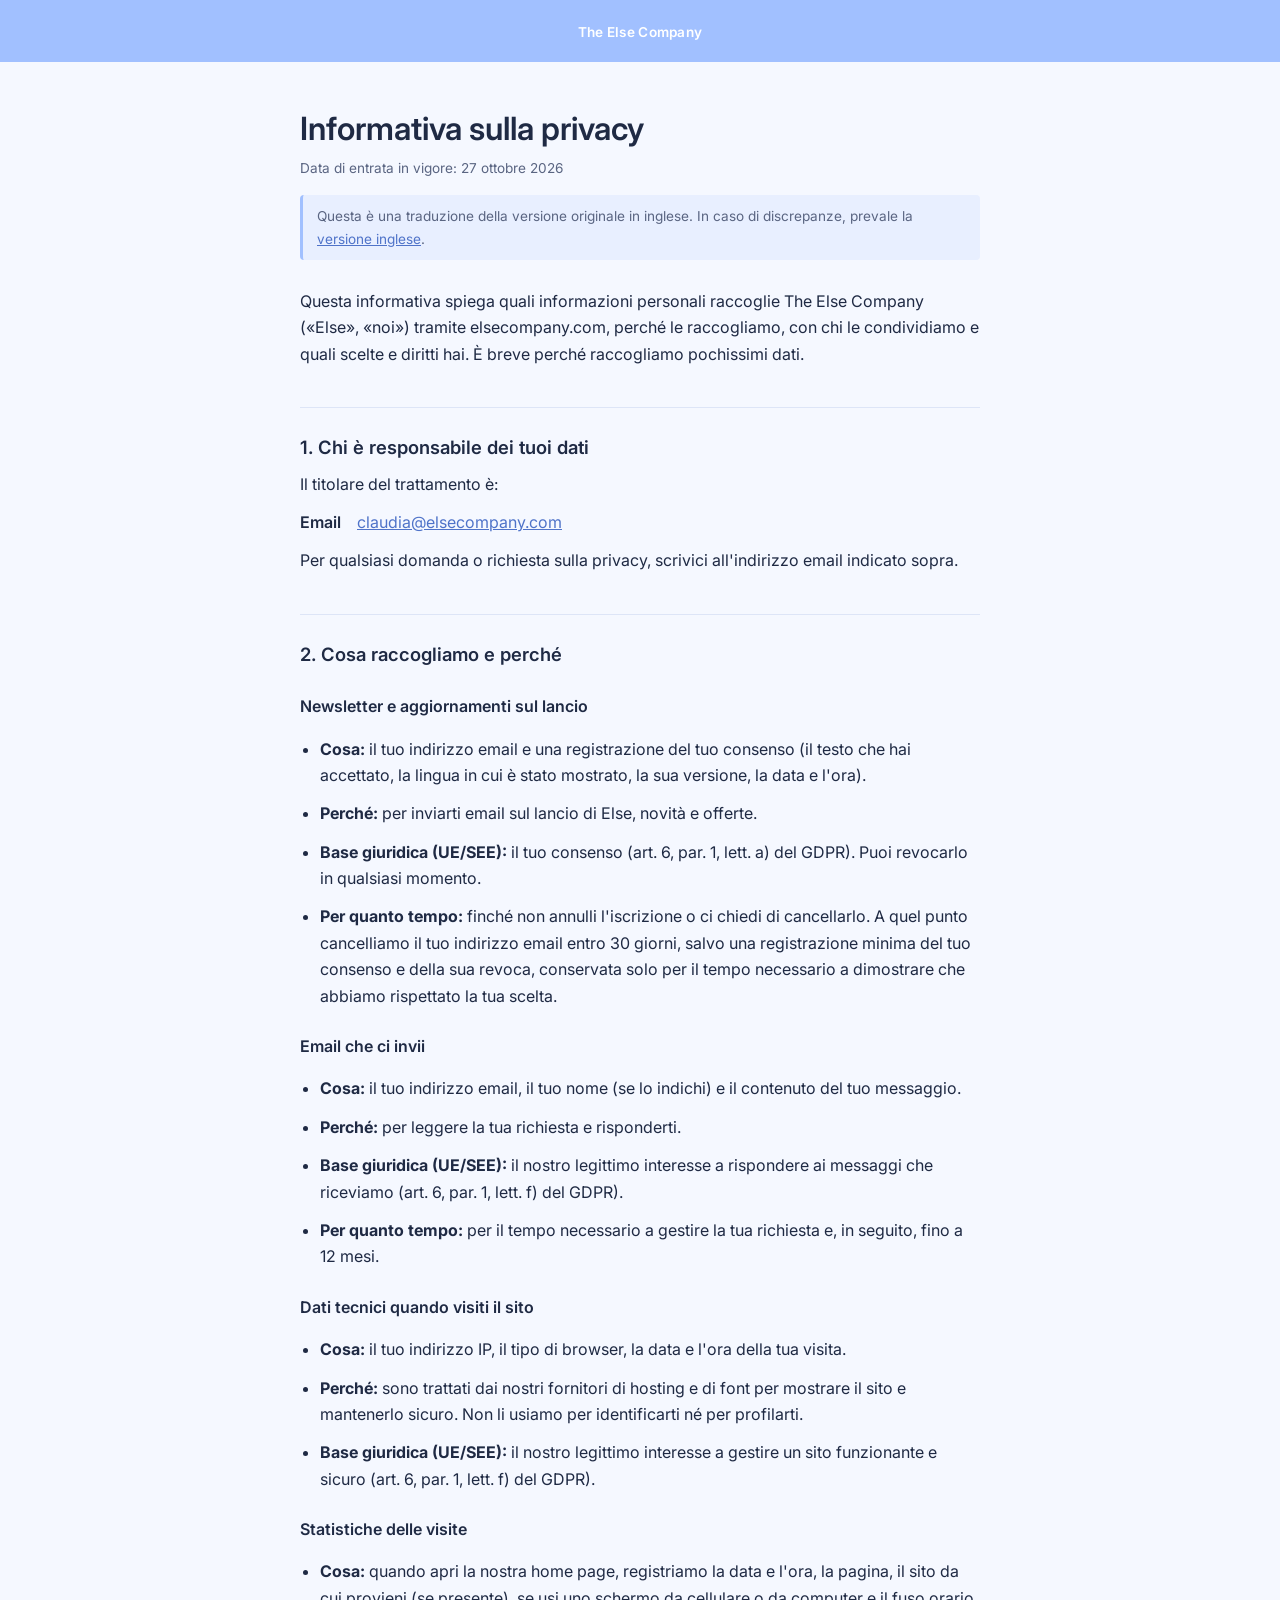
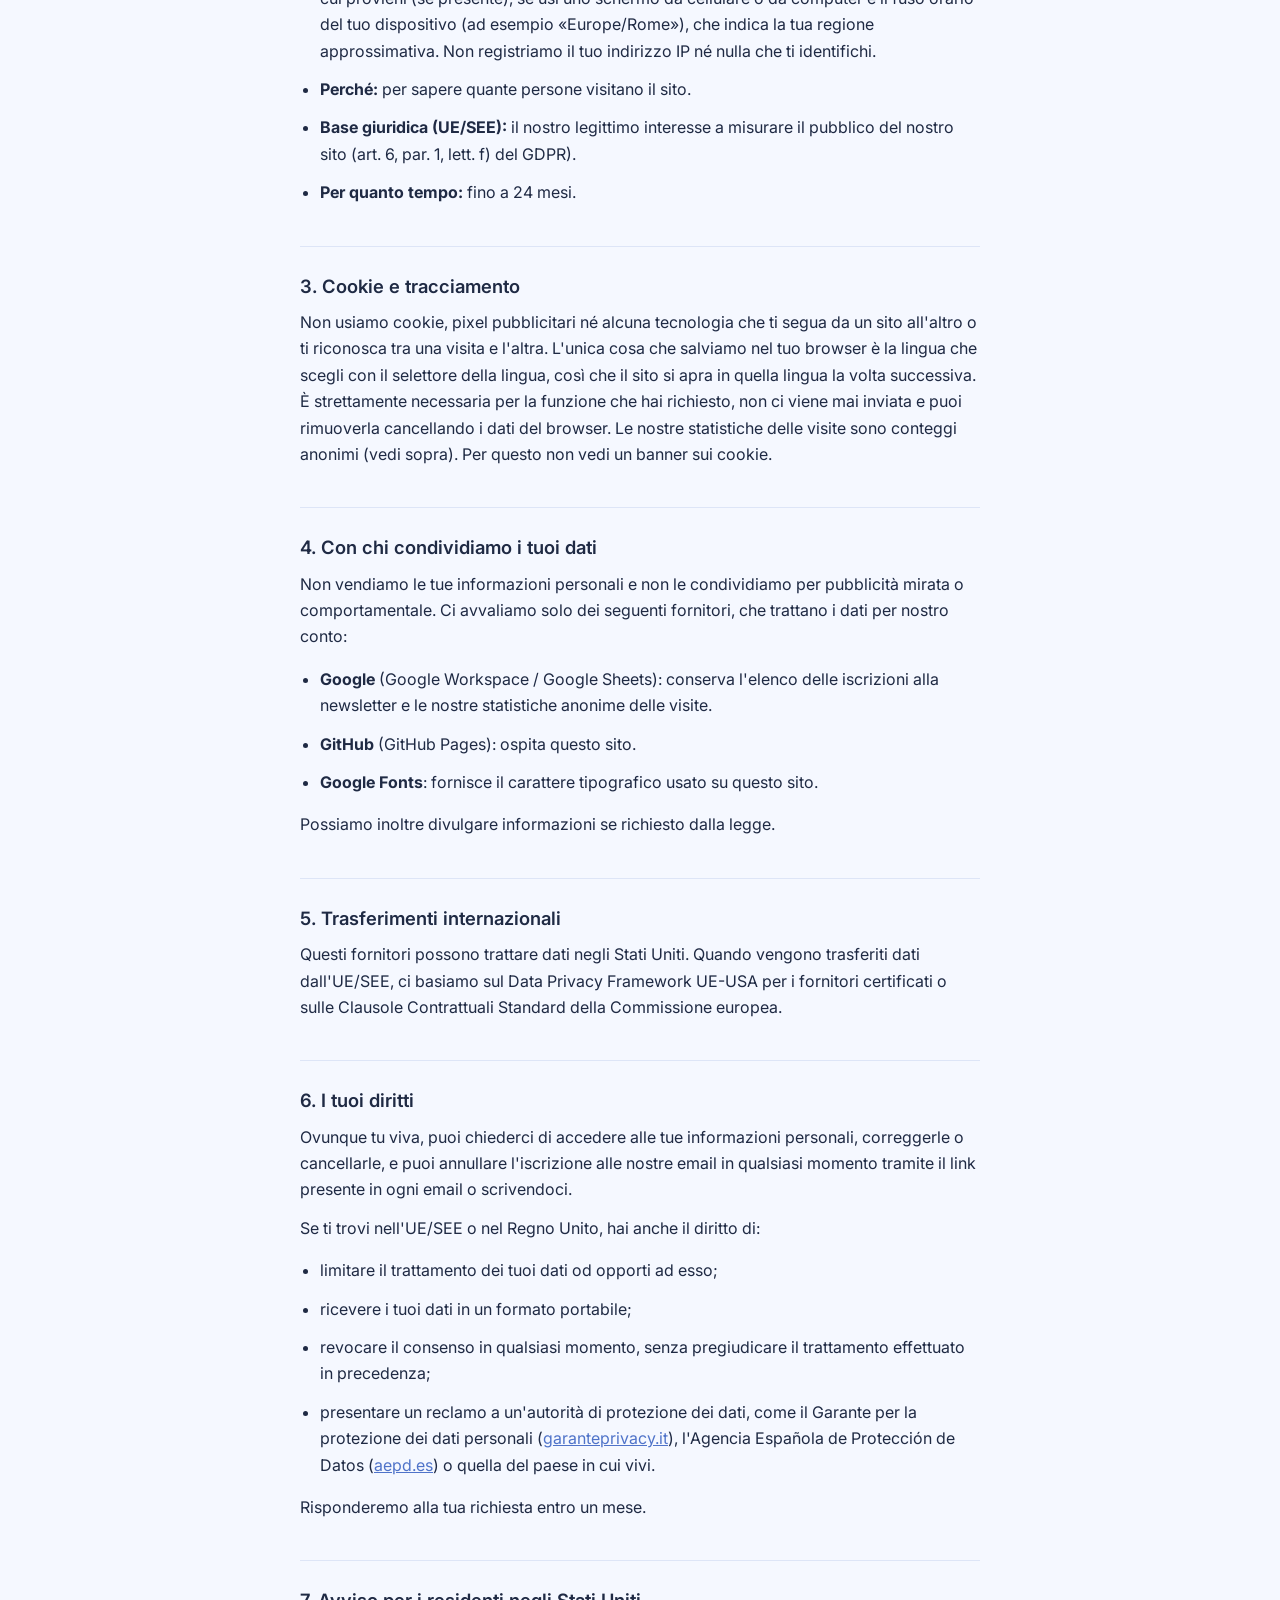
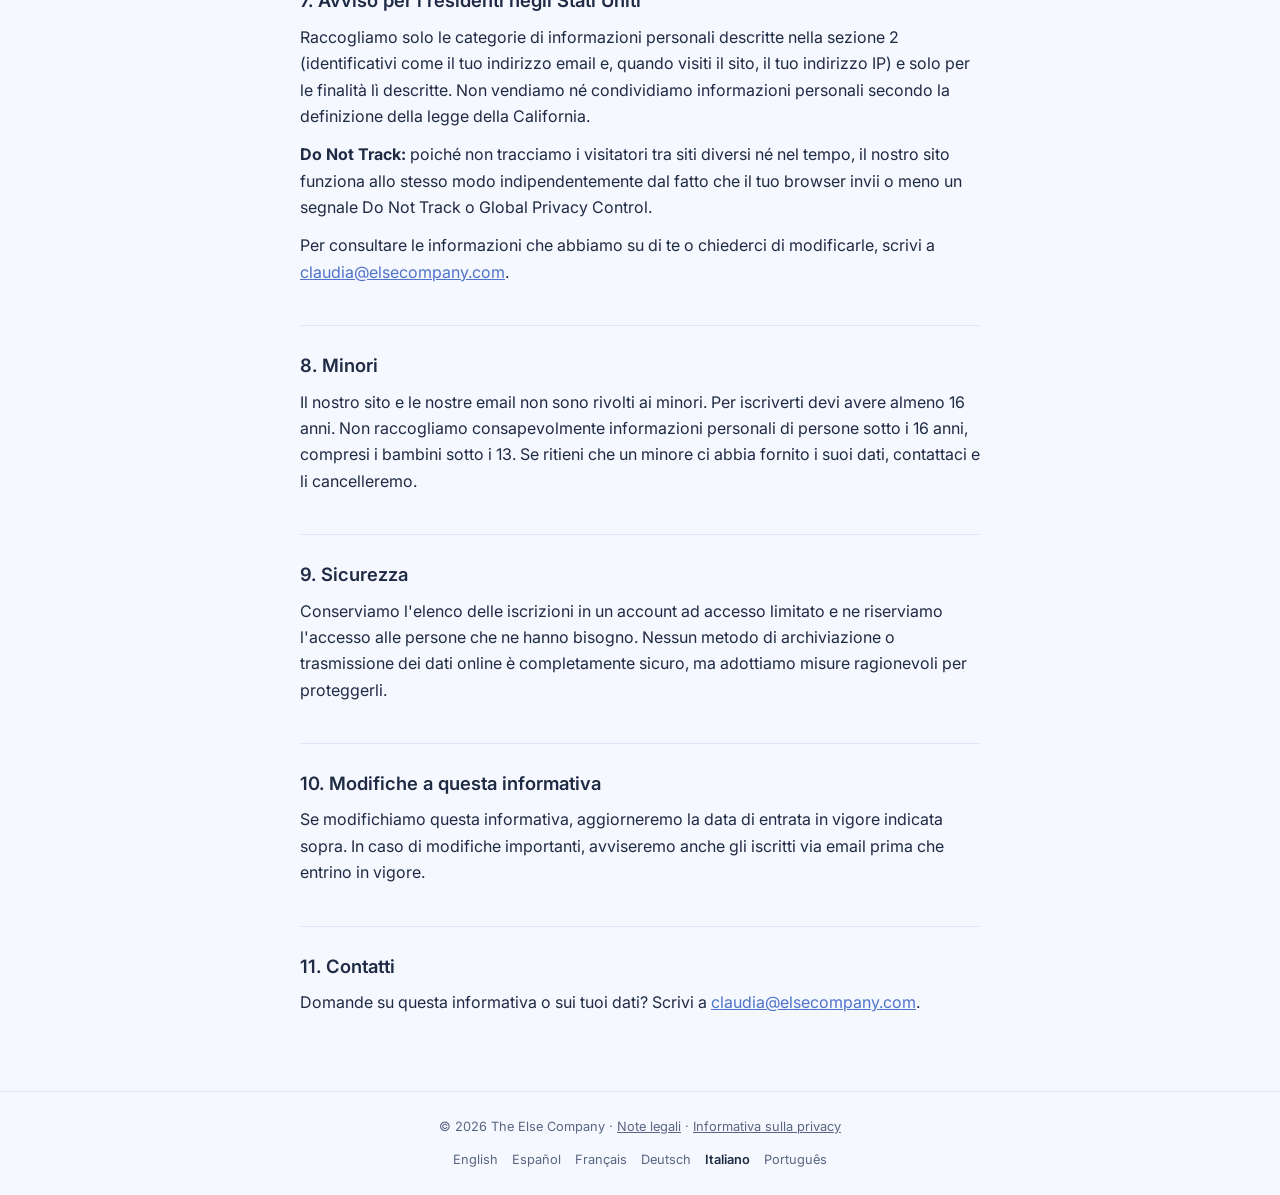
<file: privacy-it.html>
<!DOCTYPE html>
<html lang="it">
<head>
    <meta charset="UTF-8">
    <meta name="viewport" content="width=device-width, initial-scale=1.0">
    <title>Informativa sulla privacy · The Else Company</title>
    <meta name="description" content="Come The Else Company raccoglie, utilizza e protegge le tue informazioni personali.">
    <link rel="alternate" hreflang="en" href="https://elsecompany.com/privacy.html">
    <link rel="alternate" hreflang="es" href="https://elsecompany.com/privacy-es.html">
    <link rel="alternate" hreflang="fr" href="https://elsecompany.com/privacy-fr.html">
    <link rel="alternate" hreflang="de" href="https://elsecompany.com/privacy-de.html">
    <link rel="alternate" hreflang="it" href="https://elsecompany.com/privacy-it.html">
    <link rel="alternate" hreflang="pt" href="https://elsecompany.com/privacy-pt.html">
    <link rel="icon" href="version_1-blanco.png">
    <link rel="preconnect" href="https://fonts.googleapis.com">
    <link rel="preconnect" href="https://fonts.gstatic.com" crossorigin>
    <link href="https://fonts.googleapis.com/css2?family=Inter:wght@400;600&display=swap" rel="stylesheet">
    <link rel="stylesheet" href="legal.css">
</head>
<body>

<header class="topbar">
    <a href="index.html">The Else Company</a>
</header>

<main>
    <h1>Informativa sulla privacy</h1>
    <p class="updated">Data di entrata in vigore: 27 ottobre 2026</p>
    <p class="translation-note">Questa è una traduzione della versione originale in inglese. In caso di discrepanze, prevale la <a href="privacy.html">versione inglese</a>.</p>

    <p>Questa informativa spiega quali informazioni personali raccoglie The Else Company («Else», «noi») tramite elsecompany.com, perché le raccogliamo, con chi le condividiamo e quali scelte e diritti hai. È breve perché raccogliamo pochissimi dati.</p>

    <h2>1. Chi è responsabile dei tuoi dati</h2>
    <p>Il titolare del trattamento è:</p>
    <dl>
        <dt>Email</dt>
        <dd><a href="mailto:claudia@elsecompany.com">claudia@elsecompany.com</a></dd>
    </dl>
    <p>Per qualsiasi domanda o richiesta sulla privacy, scrivici all'indirizzo email indicato sopra.</p>

    <h2>2. Cosa raccogliamo e perché</h2>

    <h3>Newsletter e aggiornamenti sul lancio</h3>
    <ul>
        <li><strong>Cosa:</strong> il tuo indirizzo email e una registrazione del tuo consenso (il testo che hai accettato, la lingua in cui è stato mostrato, la sua versione, la data e l'ora).</li>
        <li><strong>Perché:</strong> per inviarti email sul lancio di Else, novità e offerte.</li>
        <li><strong>Base giuridica (UE/SEE):</strong> il tuo consenso (art. 6, par. 1, lett. a) del GDPR). Puoi revocarlo in qualsiasi momento.</li>
        <li><strong>Per quanto tempo:</strong> finché non annulli l'iscrizione o ci chiedi di cancellarlo. A quel punto cancelliamo il tuo indirizzo email entro 30 giorni, salvo una registrazione minima del tuo consenso e della sua revoca, conservata solo per il tempo necessario a dimostrare che abbiamo rispettato la tua scelta.</li>
    </ul>

    <h3>Email che ci invii</h3>
    <ul>
        <li><strong>Cosa:</strong> il tuo indirizzo email, il tuo nome (se lo indichi) e il contenuto del tuo messaggio.</li>
        <li><strong>Perché:</strong> per leggere la tua richiesta e risponderti.</li>
        <li><strong>Base giuridica (UE/SEE):</strong> il nostro legittimo interesse a rispondere ai messaggi che riceviamo (art. 6, par. 1, lett. f) del GDPR).</li>
        <li><strong>Per quanto tempo:</strong> per il tempo necessario a gestire la tua richiesta e, in seguito, fino a 12 mesi.</li>
    </ul>

    <h3>Dati tecnici quando visiti il sito</h3>
    <ul>
        <li><strong>Cosa:</strong> il tuo indirizzo IP, il tipo di browser, la data e l'ora della tua visita.</li>
        <li><strong>Perché:</strong> sono trattati dai nostri fornitori di hosting e di font per mostrare il sito e mantenerlo sicuro. Non li usiamo per identificarti né per profilarti.</li>
        <li><strong>Base giuridica (UE/SEE):</strong> il nostro legittimo interesse a gestire un sito funzionante e sicuro (art. 6, par. 1, lett. f) del GDPR).</li>
    </ul>

    <h3>Statistiche delle visite</h3>
    <ul>
        <li><strong>Cosa:</strong> quando apri la nostra home page, registriamo la data e l'ora, la pagina, il sito da cui provieni (se presente), se usi uno schermo da cellulare o da computer e il fuso orario del tuo dispositivo (ad esempio «Europe/Rome»), che indica la tua regione approssimativa. Non registriamo il tuo indirizzo IP né nulla che ti identifichi.</li>
        <li><strong>Perché:</strong> per sapere quante persone visitano il sito.</li>
        <li><strong>Base giuridica (UE/SEE):</strong> il nostro legittimo interesse a misurare il pubblico del nostro sito (art. 6, par. 1, lett. f) del GDPR).</li>
        <li><strong>Per quanto tempo:</strong> fino a 24 mesi.</li>
    </ul>

    <h2>3. Cookie e tracciamento</h2>
    <p>Non usiamo cookie, pixel pubblicitari né alcuna tecnologia che ti segua da un sito all'altro o ti riconosca tra una visita e l'altra. L'unica cosa che salviamo nel tuo browser è la lingua che scegli con il selettore della lingua, così che il sito si apra in quella lingua la volta successiva. È strettamente necessaria per la funzione che hai richiesto, non ci viene mai inviata e puoi rimuoverla cancellando i dati del browser. Le nostre statistiche delle visite sono conteggi anonimi (vedi sopra). Per questo non vedi un banner sui cookie.</p>

    <h2>4. Con chi condividiamo i tuoi dati</h2>
    <p>Non vendiamo le tue informazioni personali e non le condividiamo per pubblicità mirata o comportamentale. Ci avvaliamo solo dei seguenti fornitori, che trattano i dati per nostro conto:</p>
    <ul>
        <li><strong>Google</strong> (Google Workspace / Google Sheets): conserva l'elenco delle iscrizioni alla newsletter e le nostre statistiche anonime delle visite.</li>
        <li><strong>GitHub</strong> (GitHub Pages): ospita questo sito.</li>
        <li><strong>Google Fonts</strong>: fornisce il carattere tipografico usato su questo sito.</li>
    </ul>
    <p>Possiamo inoltre divulgare informazioni se richiesto dalla legge.</p>

    <h2>5. Trasferimenti internazionali</h2>
    <p>Questi fornitori possono trattare dati negli Stati Uniti. Quando vengono trasferiti dati dall'UE/SEE, ci basiamo sul Data Privacy Framework UE-USA per i fornitori certificati o sulle Clausole Contrattuali Standard della Commissione europea.</p>

    <h2>6. I tuoi diritti</h2>
    <p>Ovunque tu viva, puoi chiederci di accedere alle tue informazioni personali, correggerle o cancellarle, e puoi annullare l'iscrizione alle nostre email in qualsiasi momento tramite il link presente in ogni email o scrivendoci.</p>
    <p>Se ti trovi nell'UE/SEE o nel Regno Unito, hai anche il diritto di:</p>
    <ul>
        <li>limitare il trattamento dei tuoi dati od opporti ad esso;</li>
        <li>ricevere i tuoi dati in un formato portabile;</li>
        <li>revocare il consenso in qualsiasi momento, senza pregiudicare il trattamento effettuato in precedenza;</li>
        <li>presentare un reclamo a un'autorità di protezione dei dati, come il Garante per la protezione dei dati personali (<a href="https://www.garanteprivacy.it">garanteprivacy.it</a>), l'Agencia Española de Protección de Datos (<a href="https://www.aepd.es">aepd.es</a>) o quella del paese in cui vivi.</li>
    </ul>
    <p>Risponderemo alla tua richiesta entro un mese.</p>

    <h2>7. Avviso per i residenti negli Stati Uniti</h2>
    <p>Raccogliamo solo le categorie di informazioni personali descritte nella sezione 2 (identificativi come il tuo indirizzo email e, quando visiti il sito, il tuo indirizzo IP) e solo per le finalità lì descritte. Non vendiamo né condividiamo informazioni personali secondo la definizione della legge della California.</p>
    <p><strong>Do Not Track:</strong> poiché non tracciamo i visitatori tra siti diversi né nel tempo, il nostro sito funziona allo stesso modo indipendentemente dal fatto che il tuo browser invii o meno un segnale Do Not Track o Global Privacy Control.</p>
    <p>Per consultare le informazioni che abbiamo su di te o chiederci di modificarle, scrivi a <a href="mailto:claudia@elsecompany.com">claudia@elsecompany.com</a>.</p>

    <h2>8. Minori</h2>
    <p>Il nostro sito e le nostre email non sono rivolti ai minori. Per iscriverti devi avere almeno 16 anni. Non raccogliamo consapevolmente informazioni personali di persone sotto i 16 anni, compresi i bambini sotto i 13. Se ritieni che un minore ci abbia fornito i suoi dati, contattaci e li cancelleremo.</p>

    <h2>9. Sicurezza</h2>
    <p>Conserviamo l'elenco delle iscrizioni in un account ad accesso limitato e ne riserviamo l'accesso alle persone che ne hanno bisogno. Nessun metodo di archiviazione o trasmissione dei dati online è completamente sicuro, ma adottiamo misure ragionevoli per proteggerli.</p>

    <h2>10. Modifiche a questa informativa</h2>
    <p>Se modifichiamo questa informativa, aggiorneremo la data di entrata in vigore indicata sopra. In caso di modifiche importanti, avviseremo anche gli iscritti via email prima che entrino in vigore.</p>

    <h2>11. Contatti</h2>
    <p>Domande su questa informativa o sui tuoi dati? Scrivi a <a href="mailto:claudia@elsecompany.com">claudia@elsecompany.com</a>.</p>
</main>

<footer>
    © 2026 The Else Company · <a href="legal.html">Note legali</a> · <a href="privacy-it.html">Informativa sulla privacy</a>
    <nav class="lang-links" aria-label="Lingua">
        <a href="privacy.html" lang="en" data-lang="en">English</a>
        <a href="privacy-es.html" lang="es" data-lang="es">Español</a>
        <a href="privacy-fr.html" lang="fr" data-lang="fr">Français</a>
        <a href="privacy-de.html" lang="de" data-lang="de">Deutsch</a>
        <a href="privacy-it.html" lang="it" data-lang="it" aria-current="page">Italiano</a>
        <a href="privacy-pt.html" lang="pt" data-lang="pt">Português</a>
    </nav>
</footer>

<script>
    // Remember the language picked here so the home page opens in it too
    document.querySelectorAll('.lang-links a').forEach(link => {
        link.addEventListener('click', () => {
            try {
                localStorage.setItem('else-language', link.dataset.lang);
            } catch {
                // Ignore: browser storage can be blocked
            }
        });
    });
</script>

</body>
</html>
</file>
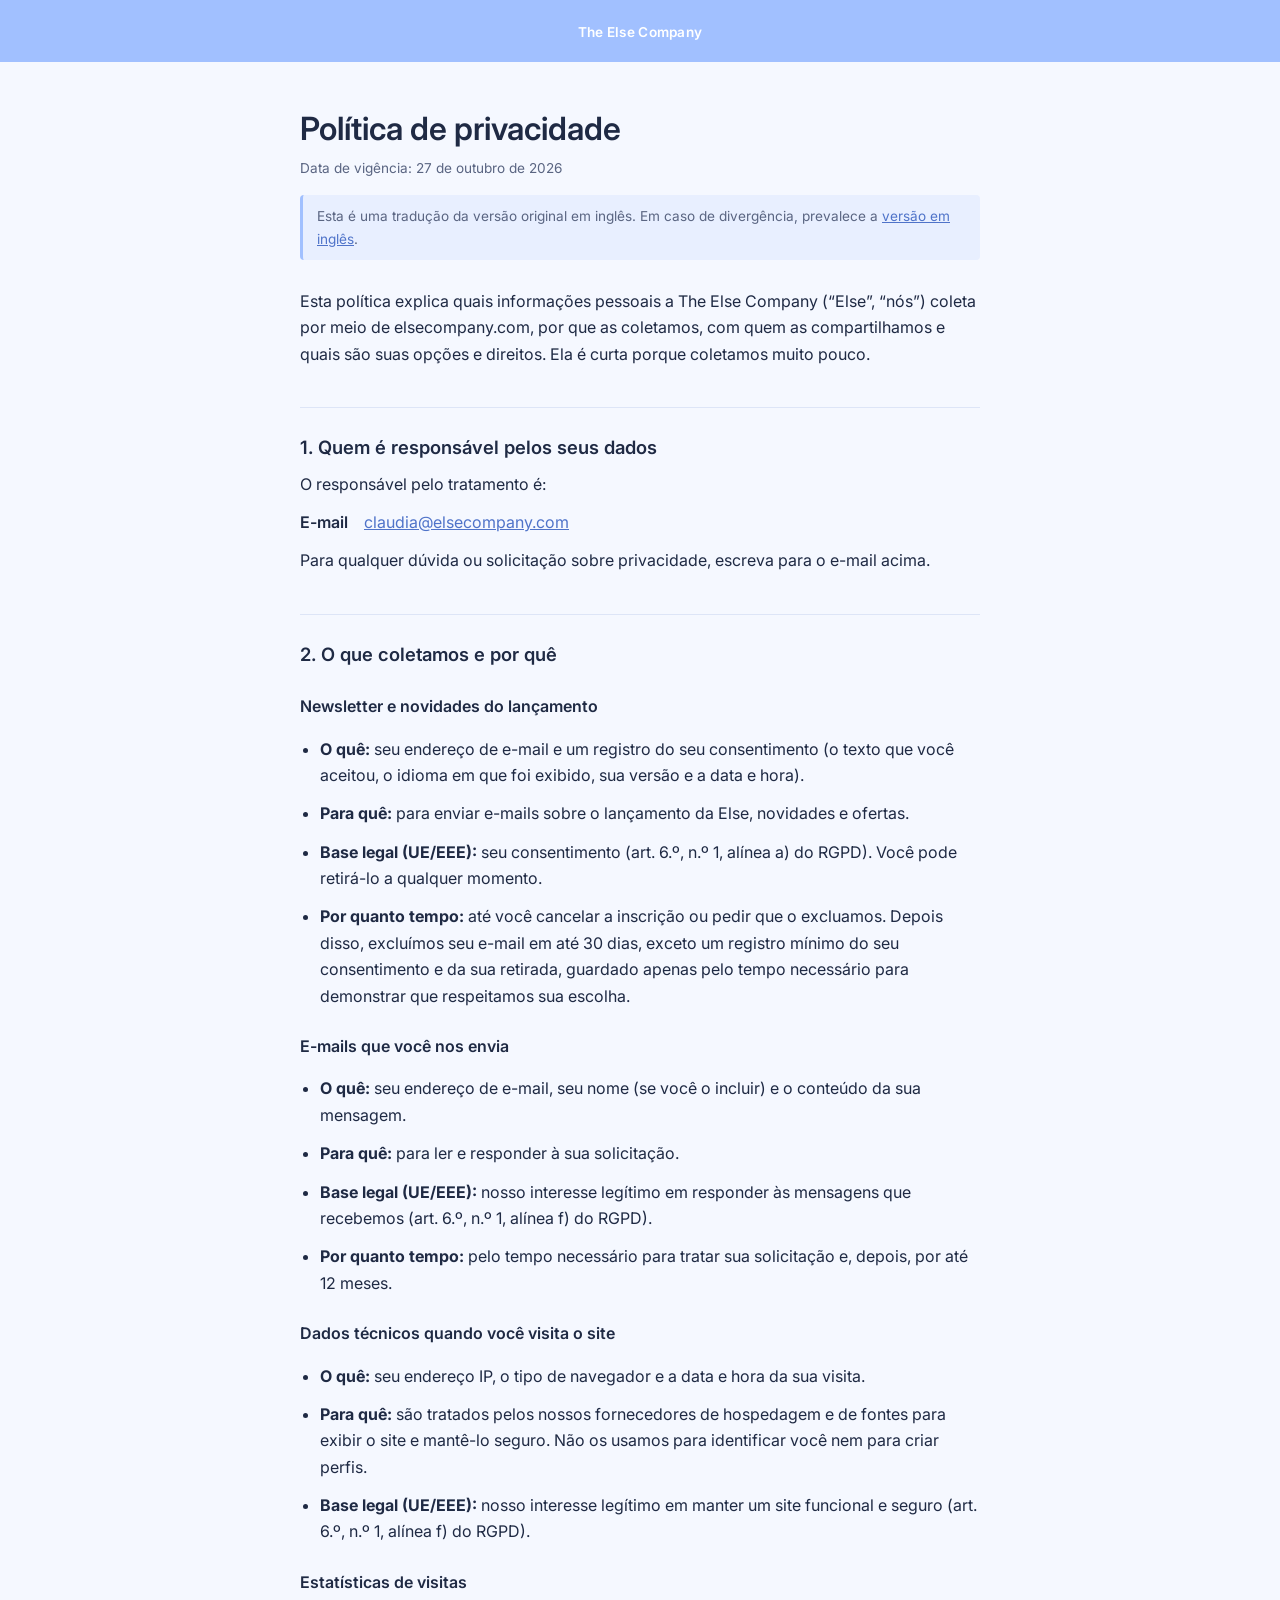
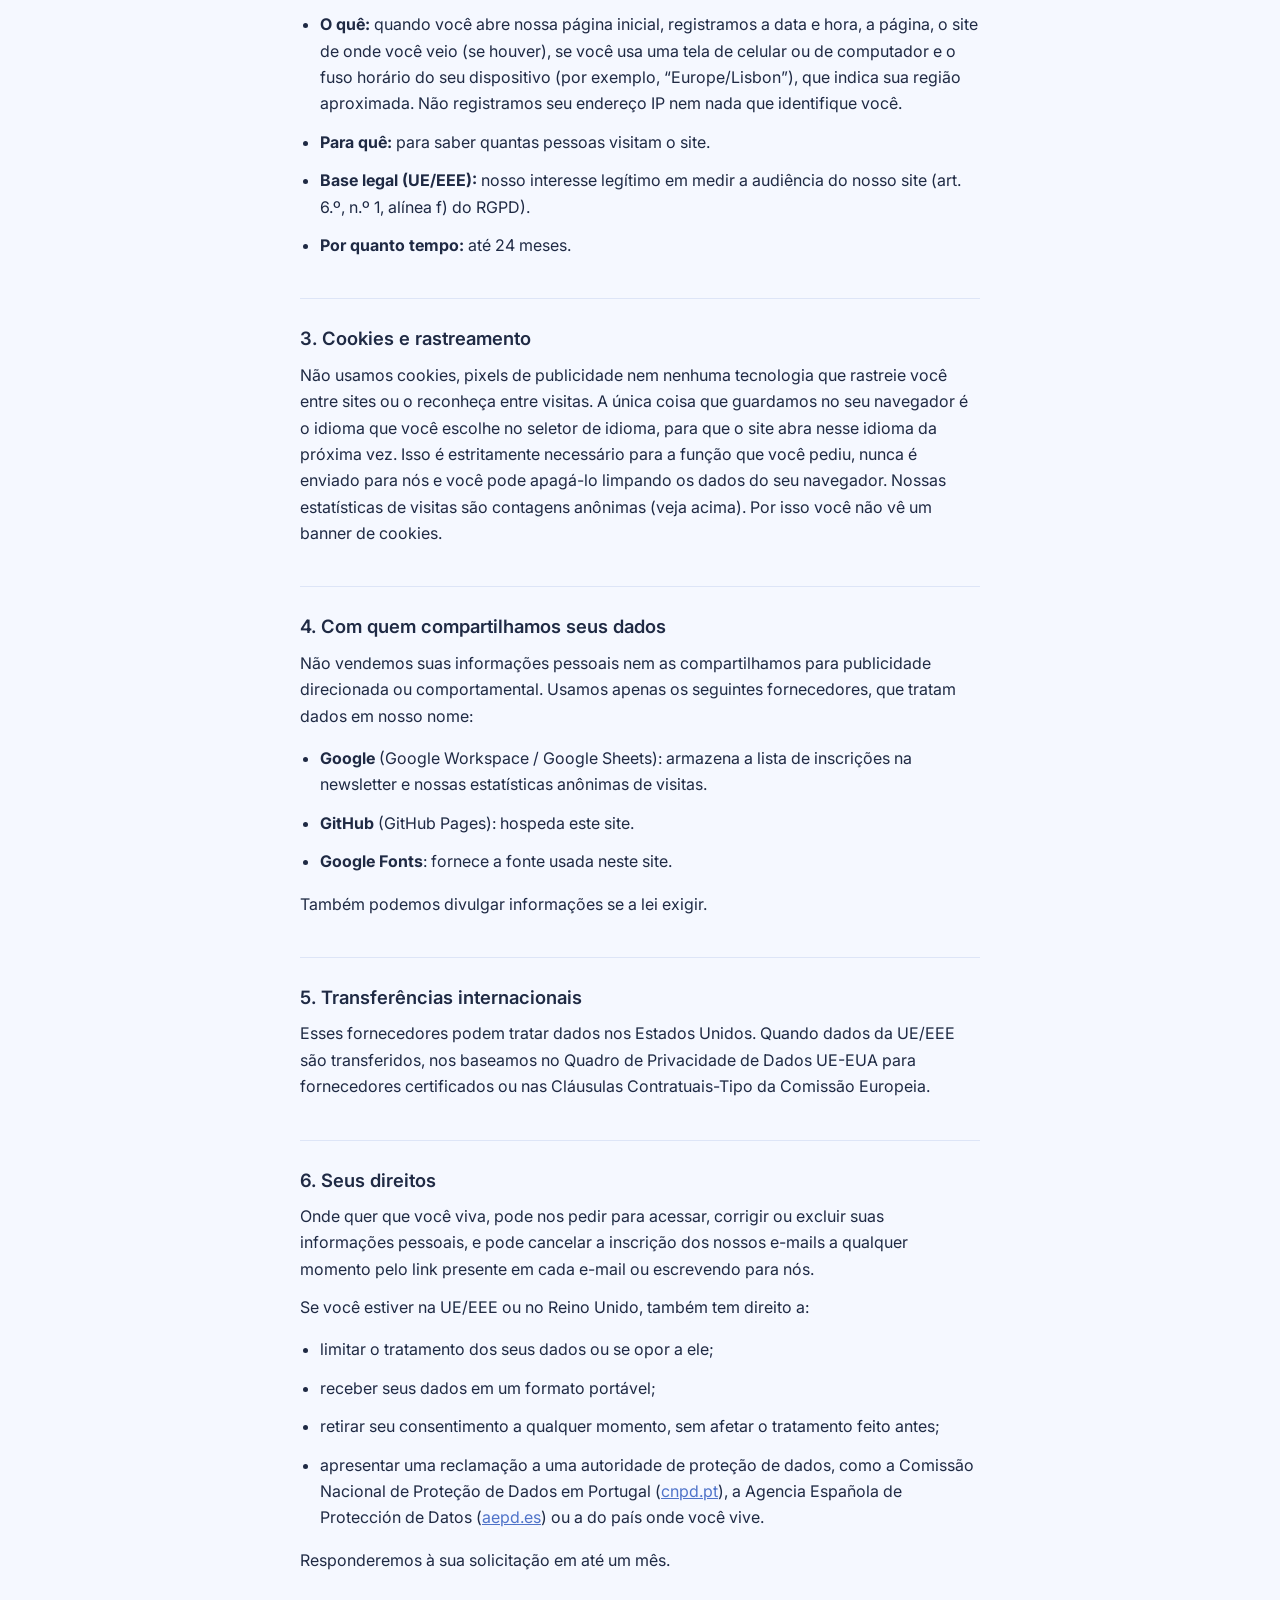
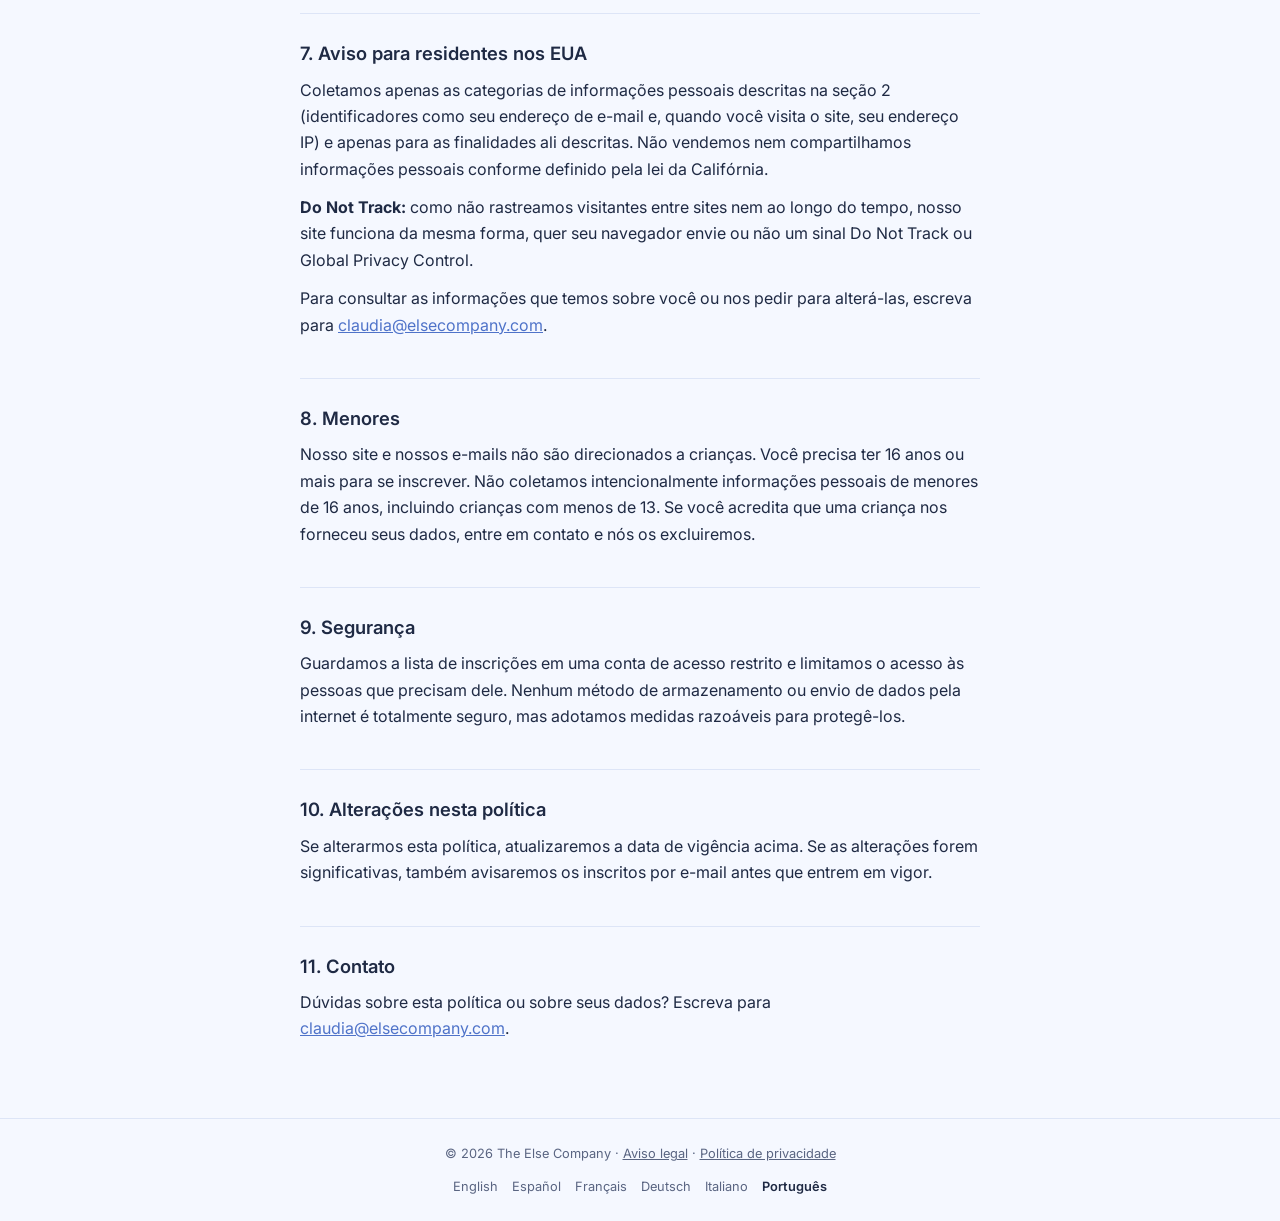
<file: privacy-pt.html>
<!DOCTYPE html>
<html lang="pt">
<head>
    <meta charset="UTF-8">
    <meta name="viewport" content="width=device-width, initial-scale=1.0">
    <title>Política de privacidade · The Else Company</title>
    <meta name="description" content="Como a The Else Company coleta, usa e protege suas informações pessoais.">
    <link rel="alternate" hreflang="en" href="https://elsecompany.com/privacy.html">
    <link rel="alternate" hreflang="es" href="https://elsecompany.com/privacy-es.html">
    <link rel="alternate" hreflang="fr" href="https://elsecompany.com/privacy-fr.html">
    <link rel="alternate" hreflang="de" href="https://elsecompany.com/privacy-de.html">
    <link rel="alternate" hreflang="it" href="https://elsecompany.com/privacy-it.html">
    <link rel="alternate" hreflang="pt" href="https://elsecompany.com/privacy-pt.html">
    <link rel="icon" href="version_1-blanco.png">
    <link rel="preconnect" href="https://fonts.googleapis.com">
    <link rel="preconnect" href="https://fonts.gstatic.com" crossorigin>
    <link href="https://fonts.googleapis.com/css2?family=Inter:wght@400;600&display=swap" rel="stylesheet">
    <link rel="stylesheet" href="legal.css">
</head>
<body>

<header class="topbar">
    <a href="index.html">The Else Company</a>
</header>

<main>
    <h1>Política de privacidade</h1>
    <p class="updated">Data de vigência: 27 de outubro de 2026</p>
    <p class="translation-note">Esta é uma tradução da versão original em inglês. Em caso de divergência, prevalece a <a href="privacy.html">versão em inglês</a>.</p>

    <p>Esta política explica quais informações pessoais a The Else Company (“Else”, “nós”) coleta por meio de elsecompany.com, por que as coletamos, com quem as compartilhamos e quais são suas opções e direitos. Ela é curta porque coletamos muito pouco.</p>

    <h2>1. Quem é responsável pelos seus dados</h2>
    <p>O responsável pelo tratamento é:</p>
    <dl>
        <dt>E-mail</dt>
        <dd><a href="mailto:claudia@elsecompany.com">claudia@elsecompany.com</a></dd>
    </dl>
    <p>Para qualquer dúvida ou solicitação sobre privacidade, escreva para o e-mail acima.</p>

    <h2>2. O que coletamos e por quê</h2>

    <h3>Newsletter e novidades do lançamento</h3>
    <ul>
        <li><strong>O quê:</strong> seu endereço de e-mail e um registro do seu consentimento (o texto que você aceitou, o idioma em que foi exibido, sua versão e a data e hora).</li>
        <li><strong>Para quê:</strong> para enviar e-mails sobre o lançamento da Else, novidades e ofertas.</li>
        <li><strong>Base legal (UE/EEE):</strong> seu consentimento (art. 6.º, n.º 1, alínea a) do RGPD). Você pode retirá-lo a qualquer momento.</li>
        <li><strong>Por quanto tempo:</strong> até você cancelar a inscrição ou pedir que o excluamos. Depois disso, excluímos seu e-mail em até 30 dias, exceto um registro mínimo do seu consentimento e da sua retirada, guardado apenas pelo tempo necessário para demonstrar que respeitamos sua escolha.</li>
    </ul>

    <h3>E-mails que você nos envia</h3>
    <ul>
        <li><strong>O quê:</strong> seu endereço de e-mail, seu nome (se você o incluir) e o conteúdo da sua mensagem.</li>
        <li><strong>Para quê:</strong> para ler e responder à sua solicitação.</li>
        <li><strong>Base legal (UE/EEE):</strong> nosso interesse legítimo em responder às mensagens que recebemos (art. 6.º, n.º 1, alínea f) do RGPD).</li>
        <li><strong>Por quanto tempo:</strong> pelo tempo necessário para tratar sua solicitação e, depois, por até 12 meses.</li>
    </ul>

    <h3>Dados técnicos quando você visita o site</h3>
    <ul>
        <li><strong>O quê:</strong> seu endereço IP, o tipo de navegador e a data e hora da sua visita.</li>
        <li><strong>Para quê:</strong> são tratados pelos nossos fornecedores de hospedagem e de fontes para exibir o site e mantê-lo seguro. Não os usamos para identificar você nem para criar perfis.</li>
        <li><strong>Base legal (UE/EEE):</strong> nosso interesse legítimo em manter um site funcional e seguro (art. 6.º, n.º 1, alínea f) do RGPD).</li>
    </ul>

    <h3>Estatísticas de visitas</h3>
    <ul>
        <li><strong>O quê:</strong> quando você abre nossa página inicial, registramos a data e hora, a página, o site de onde você veio (se houver), se você usa uma tela de celular ou de computador e o fuso horário do seu dispositivo (por exemplo, “Europe/Lisbon”), que indica sua região aproximada. Não registramos seu endereço IP nem nada que identifique você.</li>
        <li><strong>Para quê:</strong> para saber quantas pessoas visitam o site.</li>
        <li><strong>Base legal (UE/EEE):</strong> nosso interesse legítimo em medir a audiência do nosso site (art. 6.º, n.º 1, alínea f) do RGPD).</li>
        <li><strong>Por quanto tempo:</strong> até 24 meses.</li>
    </ul>

    <h2>3. Cookies e rastreamento</h2>
    <p>Não usamos cookies, pixels de publicidade nem nenhuma tecnologia que rastreie você entre sites ou o reconheça entre visitas. A única coisa que guardamos no seu navegador é o idioma que você escolhe no seletor de idioma, para que o site abra nesse idioma da próxima vez. Isso é estritamente necessário para a função que você pediu, nunca é enviado para nós e você pode apagá-lo limpando os dados do seu navegador. Nossas estatísticas de visitas são contagens anônimas (veja acima). Por isso você não vê um banner de cookies.</p>

    <h2>4. Com quem compartilhamos seus dados</h2>
    <p>Não vendemos suas informações pessoais nem as compartilhamos para publicidade direcionada ou comportamental. Usamos apenas os seguintes fornecedores, que tratam dados em nosso nome:</p>
    <ul>
        <li><strong>Google</strong> (Google Workspace / Google Sheets): armazena a lista de inscrições na newsletter e nossas estatísticas anônimas de visitas.</li>
        <li><strong>GitHub</strong> (GitHub Pages): hospeda este site.</li>
        <li><strong>Google Fonts</strong>: fornece a fonte usada neste site.</li>
    </ul>
    <p>Também podemos divulgar informações se a lei exigir.</p>

    <h2>5. Transferências internacionais</h2>
    <p>Esses fornecedores podem tratar dados nos Estados Unidos. Quando dados da UE/EEE são transferidos, nos baseamos no Quadro de Privacidade de Dados UE-EUA para fornecedores certificados ou nas Cláusulas Contratuais-Tipo da Comissão Europeia.</p>

    <h2>6. Seus direitos</h2>
    <p>Onde quer que você viva, pode nos pedir para acessar, corrigir ou excluir suas informações pessoais, e pode cancelar a inscrição dos nossos e-mails a qualquer momento pelo link presente em cada e-mail ou escrevendo para nós.</p>
    <p>Se você estiver na UE/EEE ou no Reino Unido, também tem direito a:</p>
    <ul>
        <li>limitar o tratamento dos seus dados ou se opor a ele;</li>
        <li>receber seus dados em um formato portável;</li>
        <li>retirar seu consentimento a qualquer momento, sem afetar o tratamento feito antes;</li>
        <li>apresentar uma reclamação a uma autoridade de proteção de dados, como a Comissão Nacional de Proteção de Dados em Portugal (<a href="https://www.cnpd.pt">cnpd.pt</a>), a Agencia Española de Protección de Datos (<a href="https://www.aepd.es">aepd.es</a>) ou a do país onde você vive.</li>
    </ul>
    <p>Responderemos à sua solicitação em até um mês.</p>

    <h2>7. Aviso para residentes nos EUA</h2>
    <p>Coletamos apenas as categorias de informações pessoais descritas na seção 2 (identificadores como seu endereço de e-mail e, quando você visita o site, seu endereço IP) e apenas para as finalidades ali descritas. Não vendemos nem compartilhamos informações pessoais conforme definido pela lei da Califórnia.</p>
    <p><strong>Do Not Track:</strong> como não rastreamos visitantes entre sites nem ao longo do tempo, nosso site funciona da mesma forma, quer seu navegador envie ou não um sinal Do Not Track ou Global Privacy Control.</p>
    <p>Para consultar as informações que temos sobre você ou nos pedir para alterá-las, escreva para <a href="mailto:claudia@elsecompany.com">claudia@elsecompany.com</a>.</p>

    <h2>8. Menores</h2>
    <p>Nosso site e nossos e-mails não são direcionados a crianças. Você precisa ter 16 anos ou mais para se inscrever. Não coletamos intencionalmente informações pessoais de menores de 16 anos, incluindo crianças com menos de 13. Se você acredita que uma criança nos forneceu seus dados, entre em contato e nós os excluiremos.</p>

    <h2>9. Segurança</h2>
    <p>Guardamos a lista de inscrições em uma conta de acesso restrito e limitamos o acesso às pessoas que precisam dele. Nenhum método de armazenamento ou envio de dados pela internet é totalmente seguro, mas adotamos medidas razoáveis para protegê-los.</p>

    <h2>10. Alterações nesta política</h2>
    <p>Se alterarmos esta política, atualizaremos a data de vigência acima. Se as alterações forem significativas, também avisaremos os inscritos por e-mail antes que entrem em vigor.</p>

    <h2>11. Contato</h2>
    <p>Dúvidas sobre esta política ou sobre seus dados? Escreva para <a href="mailto:claudia@elsecompany.com">claudia@elsecompany.com</a>.</p>
</main>

<footer>
    © 2026 The Else Company · <a href="legal.html">Aviso legal</a> · <a href="privacy-pt.html">Política de privacidade</a>
    <nav class="lang-links" aria-label="Idioma">
        <a href="privacy.html" lang="en" data-lang="en">English</a>
        <a href="privacy-es.html" lang="es" data-lang="es">Español</a>
        <a href="privacy-fr.html" lang="fr" data-lang="fr">Français</a>
        <a href="privacy-de.html" lang="de" data-lang="de">Deutsch</a>
        <a href="privacy-it.html" lang="it" data-lang="it">Italiano</a>
        <a href="privacy-pt.html" lang="pt" data-lang="pt" aria-current="page">Português</a>
    </nav>
</footer>

<script>
    // Remember the language picked here so the home page opens in it too
    document.querySelectorAll('.lang-links a').forEach(link => {
        link.addEventListener('click', () => {
            try {
                localStorage.setItem('else-language', link.dataset.lang);
            } catch {
                // Ignore: browser storage can be blocked
            }
        });
    });
</script>

</body>
</html>
</file>
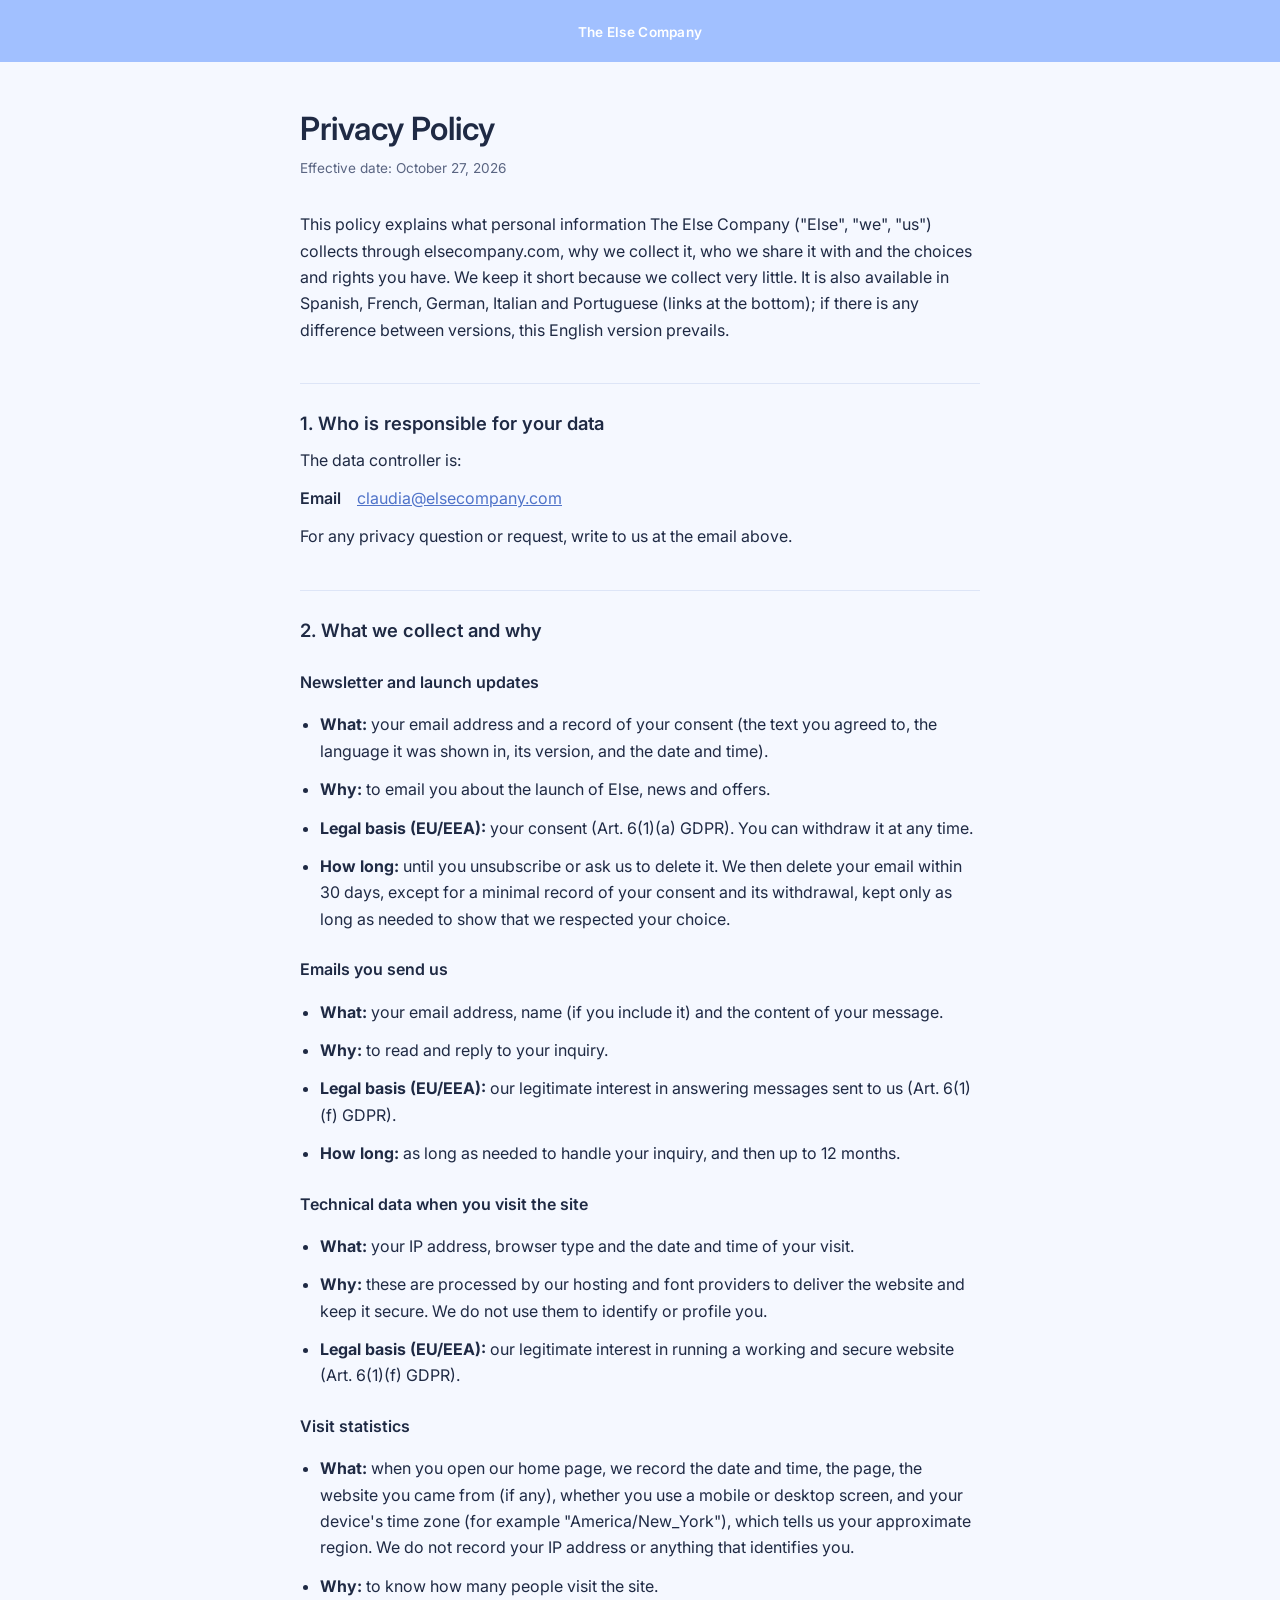
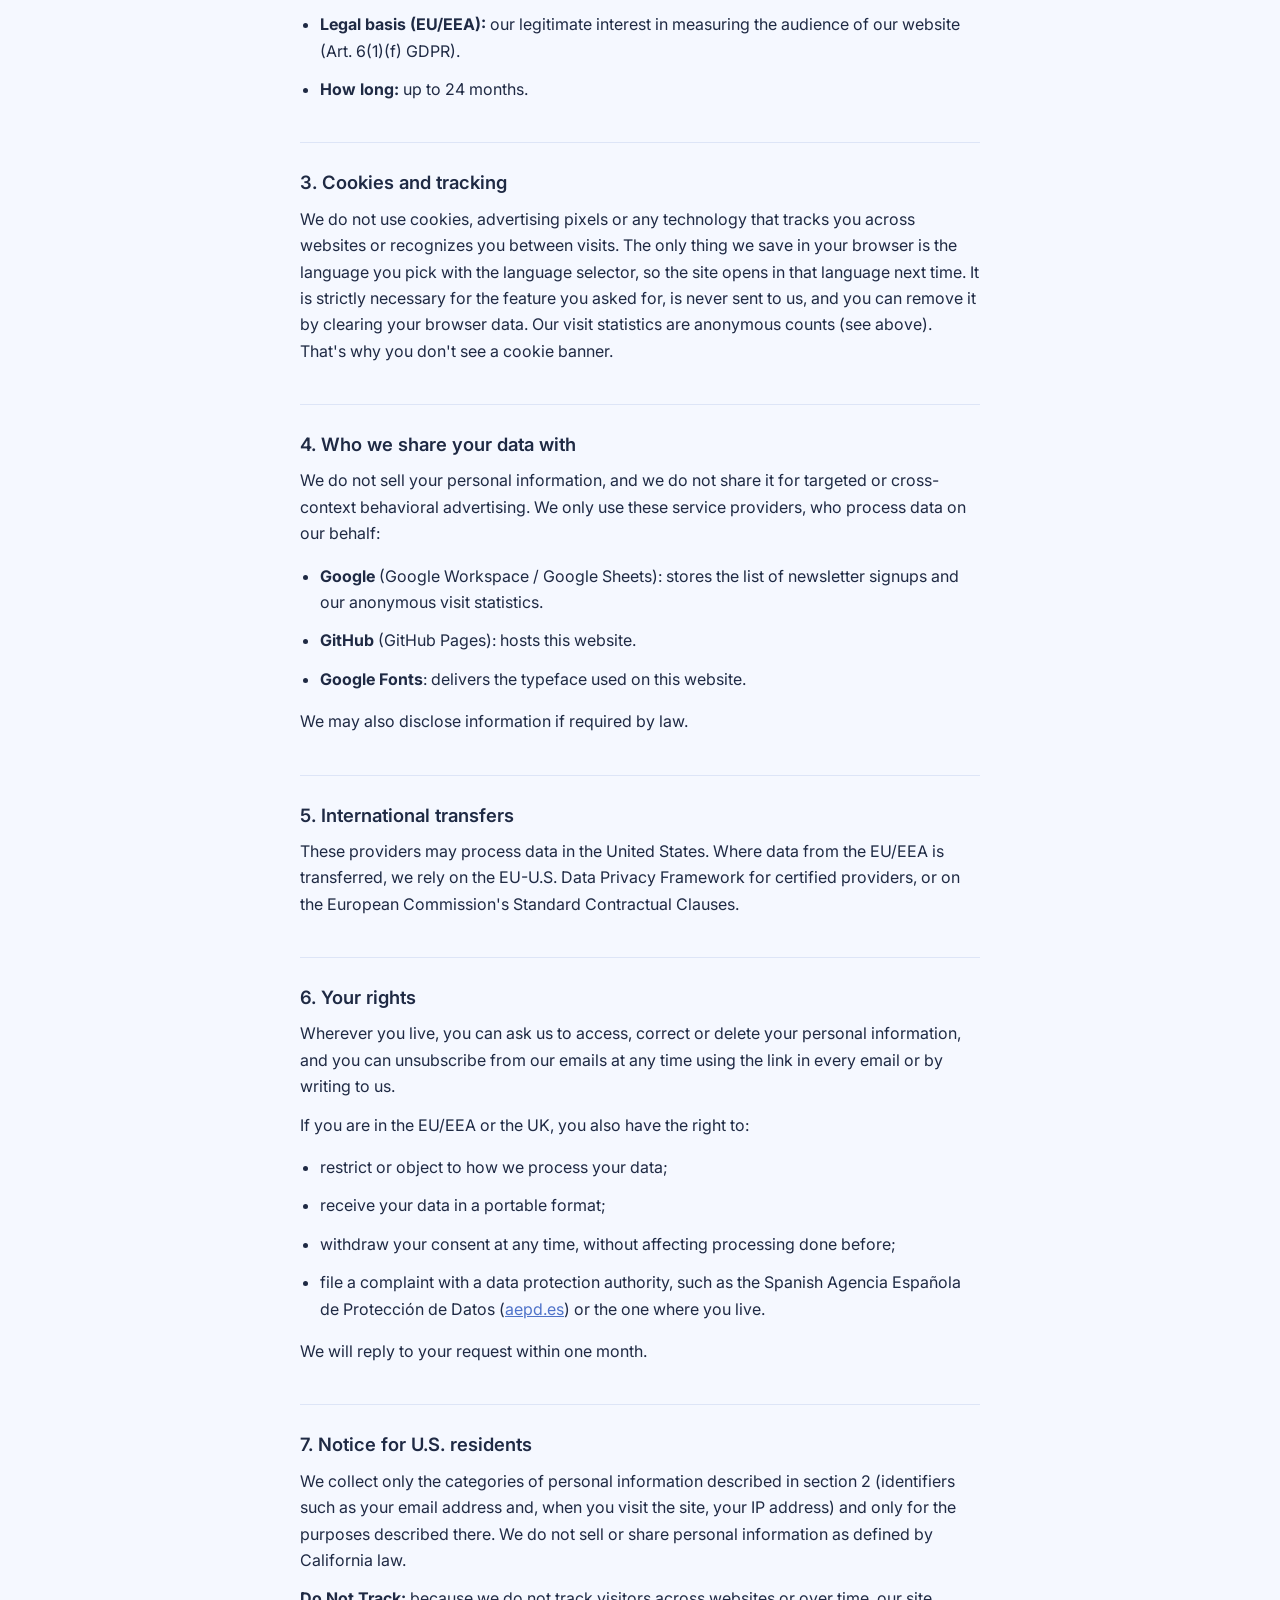
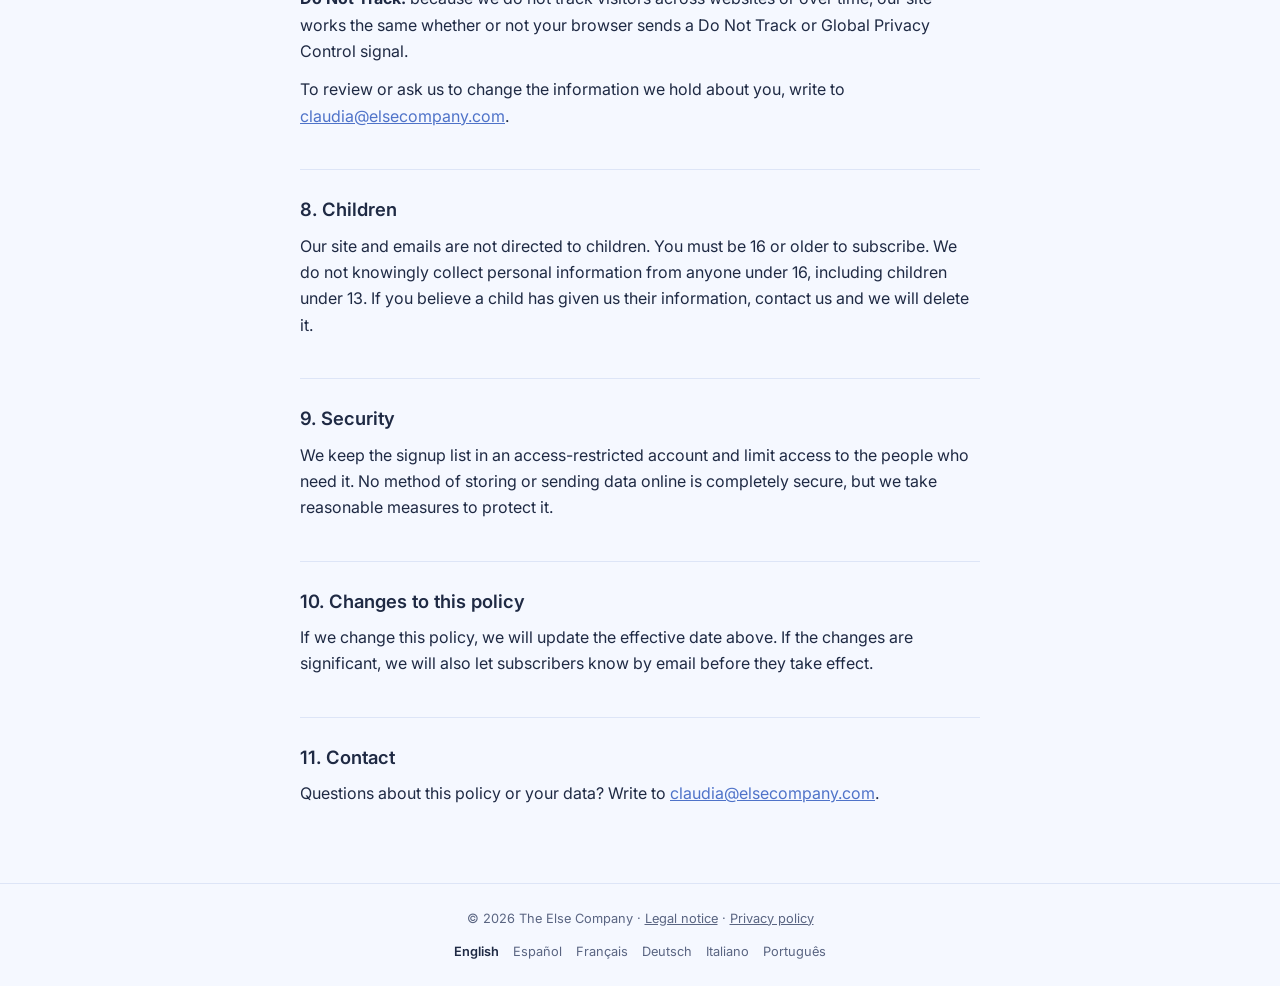
<file: privacy.html>
<!DOCTYPE html>
<html lang="en">
<head>
    <meta charset="UTF-8">
    <meta name="viewport" content="width=device-width, initial-scale=1.0">
    <title>Privacy Policy · The Else Company</title>
    <meta name="description" content="How The Else Company collects, uses and protects your personal information.">
    <link rel="alternate" hreflang="en" href="https://elsecompany.com/privacy.html">
    <link rel="alternate" hreflang="es" href="https://elsecompany.com/privacy-es.html">
    <link rel="alternate" hreflang="fr" href="https://elsecompany.com/privacy-fr.html">
    <link rel="alternate" hreflang="de" href="https://elsecompany.com/privacy-de.html">
    <link rel="alternate" hreflang="it" href="https://elsecompany.com/privacy-it.html">
    <link rel="alternate" hreflang="pt" href="https://elsecompany.com/privacy-pt.html">
    <link rel="icon" href="version_1-blanco.png">
    <link rel="preconnect" href="https://fonts.googleapis.com">
    <link rel="preconnect" href="https://fonts.gstatic.com" crossorigin>
    <link href="https://fonts.googleapis.com/css2?family=Inter:wght@400;600&display=swap" rel="stylesheet">
    <link rel="stylesheet" href="legal.css">
</head>
<body>

<header class="topbar">
    <a href="index.html">The Else Company</a>
</header>

<main>
    <h1>Privacy Policy</h1>
    <p class="updated">Effective date: October 27, 2026</p>

    <p>This policy explains what personal information The Else Company ("Else", "we", "us") collects through elsecompany.com, why we collect it, who we share it with and the choices and rights you have. We keep it short because we collect very little. It is also available in Spanish, French, German, Italian and Portuguese (links at the bottom); if there is any difference between versions, this English version prevails.</p>

    <h2>1. Who is responsible for your data</h2>
    <p>The data controller is:</p>
    <dl>
        <dt>Email</dt>
        <dd><a href="mailto:claudia@elsecompany.com">claudia@elsecompany.com</a></dd>
    </dl>
    <p>For any privacy question or request, write to us at the email above.</p>

    <h2>2. What we collect and why</h2>

    <h3>Newsletter and launch updates</h3>
    <ul>
        <li><strong>What:</strong> your email address and a record of your consent (the text you agreed to, the language it was shown in, its version, and the date and time).</li>
        <li><strong>Why:</strong> to email you about the launch of Else, news and offers.</li>
        <li><strong>Legal basis (EU/EEA):</strong> your consent (Art. 6(1)(a) GDPR). You can withdraw it at any time.</li>
        <li><strong>How long:</strong> until you unsubscribe or ask us to delete it. We then delete your email within 30 days, except for a minimal record of your consent and its withdrawal, kept only as long as needed to show that we respected your choice.</li>
    </ul>

    <h3>Emails you send us</h3>
    <ul>
        <li><strong>What:</strong> your email address, name (if you include it) and the content of your message.</li>
        <li><strong>Why:</strong> to read and reply to your inquiry.</li>
        <li><strong>Legal basis (EU/EEA):</strong> our legitimate interest in answering messages sent to us (Art. 6(1)(f) GDPR).</li>
        <li><strong>How long:</strong> as long as needed to handle your inquiry, and then up to 12 months.</li>
    </ul>

    <h3>Technical data when you visit the site</h3>
    <ul>
        <li><strong>What:</strong> your IP address, browser type and the date and time of your visit.</li>
        <li><strong>Why:</strong> these are processed by our hosting and font providers to deliver the website and keep it secure. We do not use them to identify or profile you.</li>
        <li><strong>Legal basis (EU/EEA):</strong> our legitimate interest in running a working and secure website (Art. 6(1)(f) GDPR).</li>
    </ul>

    <h3>Visit statistics</h3>
    <ul>
        <li><strong>What:</strong> when you open our home page, we record the date and time, the page, the website you came from (if any), whether you use a mobile or desktop screen, and your device's time zone (for example "America/New_York"), which tells us your approximate region. We do not record your IP address or anything that identifies you.</li>
        <li><strong>Why:</strong> to know how many people visit the site.</li>
        <li><strong>Legal basis (EU/EEA):</strong> our legitimate interest in measuring the audience of our website (Art. 6(1)(f) GDPR).</li>
        <li><strong>How long:</strong> up to 24 months.</li>
    </ul>

    <h2>3. Cookies and tracking</h2>
    <p>We do not use cookies, advertising pixels or any technology that tracks you across websites or recognizes you between visits. The only thing we save in your browser is the language you pick with the language selector, so the site opens in that language next time. It is strictly necessary for the feature you asked for, is never sent to us, and you can remove it by clearing your browser data. Our visit statistics are anonymous counts (see above). That's why you don't see a cookie banner.</p>

    <h2>4. Who we share your data with</h2>
    <p>We do not sell your personal information, and we do not share it for targeted or cross-context behavioral advertising. We only use these service providers, who process data on our behalf:</p>
    <ul>
        <li><strong>Google</strong> (Google Workspace / Google Sheets): stores the list of newsletter signups and our anonymous visit statistics.</li>
        <li><strong>GitHub</strong> (GitHub Pages): hosts this website.</li>
        <li><strong>Google Fonts</strong>: delivers the typeface used on this website.</li>
    </ul>
    <p>We may also disclose information if required by law.</p>

    <h2>5. International transfers</h2>
    <p>These providers may process data in the United States. Where data from the EU/EEA is transferred, we rely on the EU-U.S. Data Privacy Framework for certified providers, or on the European Commission's Standard Contractual Clauses.</p>

    <h2>6. Your rights</h2>
    <p>Wherever you live, you can ask us to access, correct or delete your personal information, and you can unsubscribe from our emails at any time using the link in every email or by writing to us.</p>
    <p>If you are in the EU/EEA or the UK, you also have the right to:</p>
    <ul>
        <li>restrict or object to how we process your data;</li>
        <li>receive your data in a portable format;</li>
        <li>withdraw your consent at any time, without affecting processing done before;</li>
        <li>file a complaint with a data protection authority, such as the Spanish Agencia Española de Protección de Datos (<a href="https://www.aepd.es">aepd.es</a>) or the one where you live.</li>
    </ul>
    <p>We will reply to your request within one month.</p>

    <h2>7. Notice for U.S. residents</h2>
    <p>We collect only the categories of personal information described in section 2 (identifiers such as your email address and, when you visit the site, your IP address) and only for the purposes described there. We do not sell or share personal information as defined by California law.</p>
    <p><strong>Do Not Track:</strong> because we do not track visitors across websites or over time, our site works the same whether or not your browser sends a Do Not Track or Global Privacy Control signal.</p>
    <p>To review or ask us to change the information we hold about you, write to <a href="mailto:claudia@elsecompany.com">claudia@elsecompany.com</a>.</p>

    <h2>8. Children</h2>
    <p>Our site and emails are not directed to children. You must be 16 or older to subscribe. We do not knowingly collect personal information from anyone under 16, including children under 13. If you believe a child has given us their information, contact us and we will delete it.</p>

    <h2>9. Security</h2>
    <p>We keep the signup list in an access-restricted account and limit access to the people who need it. No method of storing or sending data online is completely secure, but we take reasonable measures to protect it.</p>

    <h2>10. Changes to this policy</h2>
    <p>If we change this policy, we will update the effective date above. If the changes are significant, we will also let subscribers know by email before they take effect.</p>

    <h2>11. Contact</h2>
    <p>Questions about this policy or your data? Write to <a href="mailto:claudia@elsecompany.com">claudia@elsecompany.com</a>.</p>
</main>

<footer>
    © 2026 The Else Company · <a href="legal.html">Legal notice</a> · <a href="privacy.html">Privacy policy</a>
    <nav class="lang-links" aria-label="Language">
        <a href="privacy.html" lang="en" data-lang="en" aria-current="page">English</a>
        <a href="privacy-es.html" lang="es" data-lang="es">Español</a>
        <a href="privacy-fr.html" lang="fr" data-lang="fr">Français</a>
        <a href="privacy-de.html" lang="de" data-lang="de">Deutsch</a>
        <a href="privacy-it.html" lang="it" data-lang="it">Italiano</a>
        <a href="privacy-pt.html" lang="pt" data-lang="pt">Português</a>
    </nav>
</footer>

<script>
    // Remember the language picked here so the home page opens in it too
    document.querySelectorAll('.lang-links a').forEach(link => {
        link.addEventListener('click', () => {
            try {
                localStorage.setItem('else-language', link.dataset.lang);
            } catch {
                // Ignore: browser storage can be blocked
            }
        });
    });
</script>

</body>
</html>
</file>
<file: legal.css>
/* Shared styles for the legal pages (privacy policy and legal notice) */
:root {
    --brand: #a1c0ff;
    --brand-dark: #4f73c9;
    --text: #1f2a44;
    --muted: #5a6582;
    --bg: #f5f8ff;
    --line: #dde5f7;
}

* {
    box-sizing: border-box;
}

body {
    margin: 0;
    background: var(--bg);
    color: var(--text);
    font-family: "Inter", -apple-system, BlinkMacSystemFont, "Segoe UI", Roboto, Helvetica, Arial, sans-serif;
    font-size: 16px;
    line-height: 1.65;
}

/* Top bar with link back to the home page */
.topbar {
    background: var(--brand);
    padding: 18px 20px;
    text-align: center;
}

.topbar a {
    color: #ffffff;
    font-size: 0.85rem;
    font-weight: 600;
    letter-spacing: 0.02em;
    text-decoration: none;
}

main {
    max-width: 720px;
    margin: 0 auto;
    padding: 48px 20px 64px;
}

h1 {
    font-size: 2rem;
    font-weight: 600;
    line-height: 1.2;
    margin: 0 0 8px;
}

.updated {
    color: var(--muted);
    font-size: 0.85rem;
    margin: 0 0 32px;
}

h2 {
    font-size: 1.15rem;
    font-weight: 600;
    margin: 40px 0 8px;
    padding-top: 24px;
    border-top: 1px solid var(--line);
}

h3 {
    font-size: 1rem;
    font-weight: 600;
    margin: 24px 0 4px;
}

p,
li {
    margin: 0 0 12px;
}

ul {
    padding-left: 20px;
}

a {
    color: var(--brand-dark);
}

/* Key/value block for company details */
dl {
    display: grid;
    grid-template-columns: max-content 1fr;
    gap: 6px 16px;
    margin: 0 0 12px;
}

dt {
    font-weight: 600;
}

dd {
    margin: 0;
}

/* Details still to be filled in before publishing */
.todo {
    background: #fff1b8;
    padding: 0 4px;
    border-radius: 3px;
}

footer {
    border-top: 1px solid var(--line);
    padding: 24px 20px;
    text-align: center;
    font-size: 0.8rem;
    color: var(--muted);
}

footer a {
    color: var(--muted);
}

/* Notice at the top of translated pages */
.translation-note {
    background: #e8efff;
    border-left: 3px solid var(--brand);
    padding: 10px 14px;
    border-radius: 4px;
    font-size: 0.85rem;
    color: var(--muted);
    margin: -16px 0 28px;
}

/* Links to the other language versions */
.lang-links {
    display: flex;
    justify-content: center;
    flex-wrap: wrap;
    gap: 4px 14px;
    margin-top: 12px;
}

.lang-links a {
    text-decoration: none;
}

.lang-links a:hover {
    text-decoration: underline;
}

.lang-links a[aria-current="page"] {
    color: var(--text);
    font-weight: 600;
}

@media (max-width: 600px) {
    main {
        padding: 32px 16px 48px;
    }

    h1 {
        font-size: 1.6rem;
    }

    dl {
        grid-template-columns: 1fr;
        gap: 0;
    }

    dd {
        margin-bottom: 8px;
    }
}
</file>
